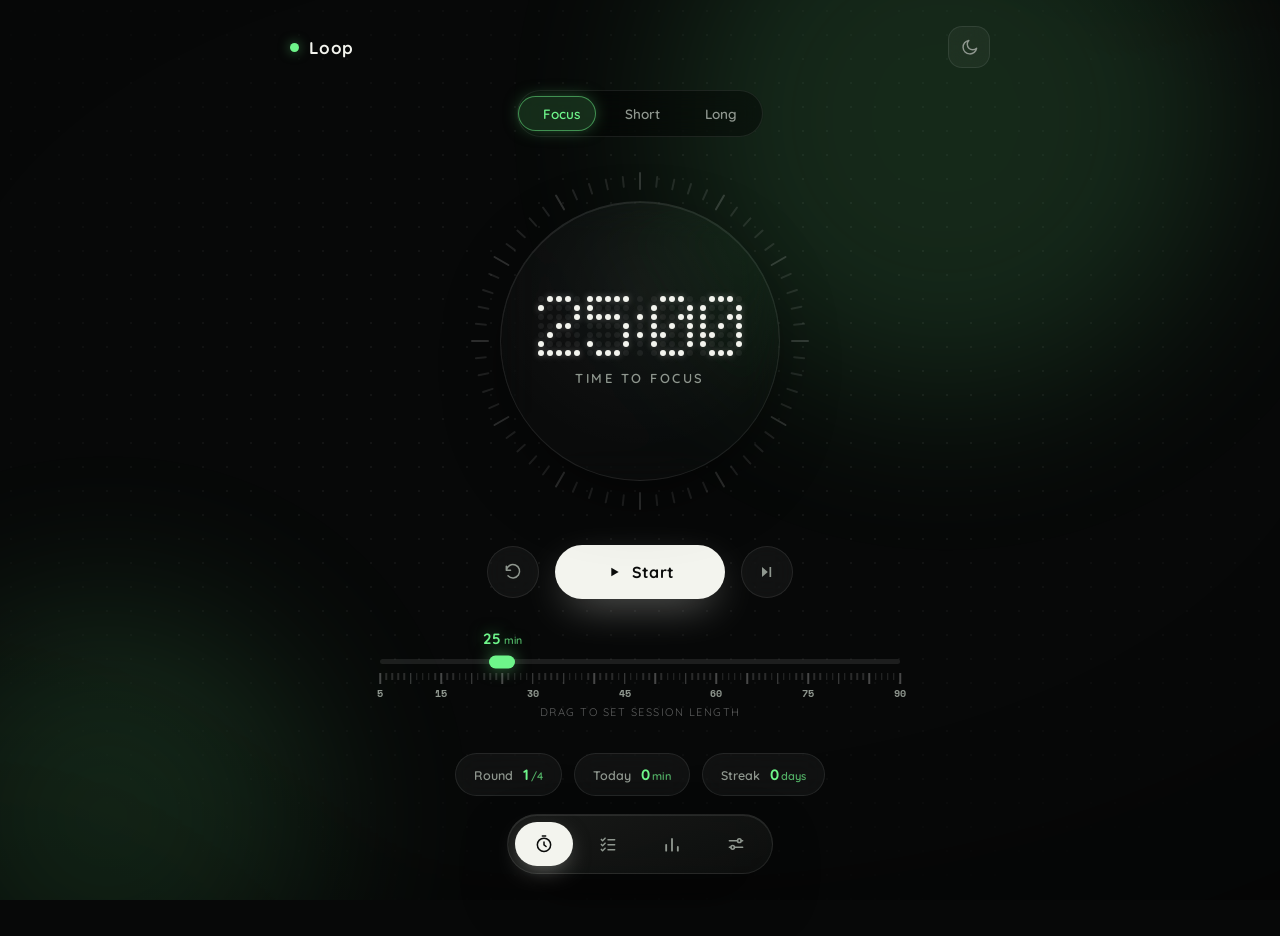
<file: index.html>
<!DOCTYPE html>
<html lang="en">
<head>
  <meta charset="UTF-8" />
  <meta name="viewport" content="width=device-width, initial-scale=1.0" />
  <title>Loop</title>
  <link rel="preconnect" href="https://fonts.googleapis.com" />
  <link rel="preconnect" href="https://fonts.gstatic.com" crossorigin />
  <link href="https://fonts.googleapis.com/css2?family=Quicksand:wght@400;500;600;700&family=Space+Mono&display=swap" rel="stylesheet" />
  <link rel="stylesheet" href="styles.css" />
</head>
<body data-mode="focus" data-view="timer">

  <!-- Ambient stage: dot grid + breathing glow -->
  <div class="stage-bg" aria-hidden="true">
    <span class="glow glow-1"></span>
    <span class="glow glow-2"></span>
    <span class="vignette"></span>
  </div>

  <!-- HUD -->
  <header class="hud">
    <div class="brand">
      <span class="brand-dot"></span>
      <span class="brand-name">Loop</span>
    </div>
    <button id="zenBtn" class="hud-btn" title="Zen mode  ·  F" aria-label="Zen mode">
      <svg viewBox="0 0 24 24"><path d="M21 12.8A8.6 8.6 0 1 1 11.2 3a6.8 6.8 0 0 0 9.8 9.8Z" fill="none" stroke="currentColor" stroke-width="1.8" stroke-linecap="round" stroke-linejoin="round"/></svg>
    </button>
  </header>

  <main class="stage">

    <!-- ============ TIMER VIEW ============ -->
    <section class="view view-timer" id="viewTimer">

      <div class="mode-chips" role="tablist">
        <span class="chip-glider" id="chipGlider"></span>
        <button class="mode-chip is-active" data-set="focus" role="tab">Focus</button>
        <button class="mode-chip" data-set="short" role="tab">Short</button>
        <button class="mode-chip" data-set="long" role="tab">Long</button>
      </div>

      <div class="dial" id="dial">
        <div class="dial-ticks" id="dialTicks"></div>
        <div class="dial-core glass">
          <div class="matrix-time" id="matrixTime" aria-live="off"></div>
          <div id="sessionLabel" class="session-label">time to focus</div>
        </div>
      </div>

      <div class="controls">
        <button id="resetBtn" class="ctl-btn" title="Reset  ·  R" aria-label="Reset">
          <svg viewBox="0 0 24 24"><path d="M4 10a8 8 0 1 1 2 6.5M4 10V5m0 5h5" fill="none" stroke="currentColor" stroke-width="1.8" stroke-linecap="round" stroke-linejoin="round"/></svg>
        </button>
        <button id="startBtn" class="start-pill" aria-label="Start">
          <svg class="ic-play" viewBox="0 0 24 24"><path d="M8 5.5v13l11-6.5Z"/></svg>
          <svg class="ic-pause" viewBox="0 0 24 24"><path d="M7.5 5h3v14h-3zM13.5 5h3v14h-3z"/></svg>
          <span id="startLabel">Start</span>
        </button>
        <button id="skipBtn" class="ctl-btn" title="Skip  ·  S" aria-label="Skip">
          <svg viewBox="0 0 24 24"><path d="M6 6l7 6-7 6V6zm9 0h2v12h-2z" fill="currentColor" stroke="none"/></svg>
        </button>
      </div>

      <!-- Session length ruler -->
      <div class="ruler-wrap" id="rulerWrap">
        <div class="ruler-value" id="rulerValue">25<em>min</em></div>
        <div class="ruler" id="ruler">
          <div class="ruler-bar">
            <div class="ruler-fill" id="rulerFill"></div>
            <div class="ruler-handle" id="rulerHandle"></div>
          </div>
          <div class="ruler-ticks" id="rulerTicks"></div>
        </div>
        <div class="ruler-hint">drag to set session length</div>
      </div>

      <div class="chips-row">
        <div class="stat-chip"><span class="k">Round</span><span class="v" id="roundCount">1<i>/4</i></span></div>
        <div class="stat-chip"><span class="k">Today</span><span class="v" id="focusedToday">0<i>min</i></span></div>
        <div class="stat-chip"><span class="k">Streak</span><span class="v" id="streakChip">0<i>days</i></span></div>
      </div>
    </section>

    <!-- ============ TASKS VIEW ============ -->
    <section class="view view-tasks" id="viewTasks">
      <div class="panel glass">
        <div class="panel-head">
          <h2>Tasks</h2>
          <span id="taskSummary" class="panel-sub">0/0 done</span>
        </div>
        <form id="taskForm" class="task-form">
          <input id="taskInput" type="text" placeholder="What are you working on?" aria-label="New task" maxlength="120" autocomplete="off" />
          <div class="stepper" id="pomoStepper">
            <button type="button" class="step-btn" data-step="-1" aria-label="Fewer sessions">−</button>
            <span id="pomoCount" title="Estimated focus sessions">1</span>
            <button type="button" class="step-btn" data-step="1" aria-label="More sessions">+</button>
          </div>
          <button type="submit" class="add-btn" aria-label="Add task">
            <svg viewBox="0 0 24 24"><path d="M12 5v14M5 12h14" fill="none" stroke="currentColor" stroke-width="2.2" stroke-linecap="round"/></svg>
          </button>
        </form>
        <ul id="taskList" class="task-list"></ul>
        <p id="emptyTasks" class="empty-tasks">Nothing yet. Add a task, then tap it to make it the active one — finished focus sessions fill its dots.</p>
      </div>
    </section>

    <!-- ============ STATS VIEW ============ -->
    <section class="view view-stats" id="viewStats">
      <div class="stat-grid">
        <div class="stat-card glass"><div id="statToday" class="stat-num">0<i>m</i></div><div class="stat-cap">focused today</div></div>
        <div class="stat-card glass"><div id="statSessions" class="stat-num">0</div><div class="stat-cap">sessions today</div></div>
        <div class="stat-card glass"><div id="statTotal" class="stat-num">0<i>h</i></div><div class="stat-cap">all-time focus</div></div>
        <div class="stat-card glass"><div id="statStreak" class="stat-num">0<i>d</i></div><div class="stat-cap">day streak</div></div>
      </div>
      <div class="panel glass week-panel">
        <div class="panel-head"><h2>Last 7 days</h2><span class="panel-sub" id="weekTotal"></span></div>
        <div id="weekBars" class="week-bars"></div>
      </div>
    </section>

    <!-- ============ SETTINGS VIEW ============ -->
    <section class="view view-settings" id="viewSettings">
      <div class="panel glass">
        <div class="panel-head"><h2>Settings</h2></div>

        <div class="setting-row">
          <div class="setting-info"><span class="setting-label">Rounds before long break</span><small>focus sessions per cycle</small></div>
          <div class="stepper" id="roundsStepper">
            <button type="button" class="step-btn" data-step="-1">−</button>
            <span id="roundsCount">4</span>
            <button type="button" class="step-btn" data-step="1">+</button>
          </div>
        </div>

        <div class="setting-row">
          <div class="setting-info"><span class="setting-label">Auto-start next session</span><small>flow straight into breaks &amp; focus</small></div>
          <button class="switch" id="autoSwitch" role="switch" aria-checked="false" aria-label="Auto-start next session"><span class="knob"></span></button>
        </div>

        <div class="setting-row">
          <div class="setting-info"><span class="setting-label">Sound</span><small>ticks &amp; session chimes</small></div>
          <button class="switch" id="soundSwitch" role="switch" aria-checked="true" aria-label="Sound"><span class="knob"></span></button>
        </div>

        <div class="setting-note">Session lengths live under the timer — drag the ruler.</div>

        <button id="resetStats" class="danger-btn">Reset all stats</button>
      </div>
    </section>
  </main>

  <!-- Floating dock -->
  <nav class="dock glass" id="dock">
    <span class="dock-bubble" id="dockBubble"></span>
    <button class="dock-btn is-active" data-view="timer" title="Timer" aria-label="Timer">
      <svg viewBox="0 0 24 24"><circle cx="12" cy="13" r="8" fill="none" stroke="currentColor" stroke-width="1.8"/><path d="M12 9.5V13l2.5 2M10 2.5h4" fill="none" stroke="currentColor" stroke-width="1.8" stroke-linecap="round"/></svg>
    </button>
    <button class="dock-btn" data-view="tasks" title="Tasks" aria-label="Tasks">
      <svg viewBox="0 0 24 24"><path d="M4 6.5l1.5 1.5L8.5 5M4 12.5l1.5 1.5L8.5 11M4 18.5l1.5 1.5L8.5 17M12 7h8M12 13h8M12 19h8" fill="none" stroke="currentColor" stroke-width="1.8" stroke-linecap="round" stroke-linejoin="round"/></svg>
    </button>
    <button class="dock-btn" data-view="stats" title="Stats" aria-label="Stats">
      <svg viewBox="0 0 24 24"><path d="M5 20V13M12 20V6M19 20v-4.5" fill="none" stroke="currentColor" stroke-width="2.2" stroke-linecap="round"/></svg>
    </button>
    <button class="dock-btn" data-view="settings" title="Settings" aria-label="Settings">
      <svg viewBox="0 0 24 24"><path d="M4 8h10M18 8h2M4 16h2M10 16h10" fill="none" stroke="currentColor" stroke-width="1.8" stroke-linecap="round"/><circle cx="16" cy="8" r="2.2" fill="none" stroke="currentColor" stroke-width="1.8"/><circle cx="8" cy="16" r="2.2" fill="none" stroke="currentColor" stroke-width="1.8"/></svg>
    </button>
  </nav>

  <div class="zen-hint" id="zenHint">space to start &nbsp;·&nbsp; esc to exit</div>

  <script src="app.js"></script>
</body>
</html>
</file>
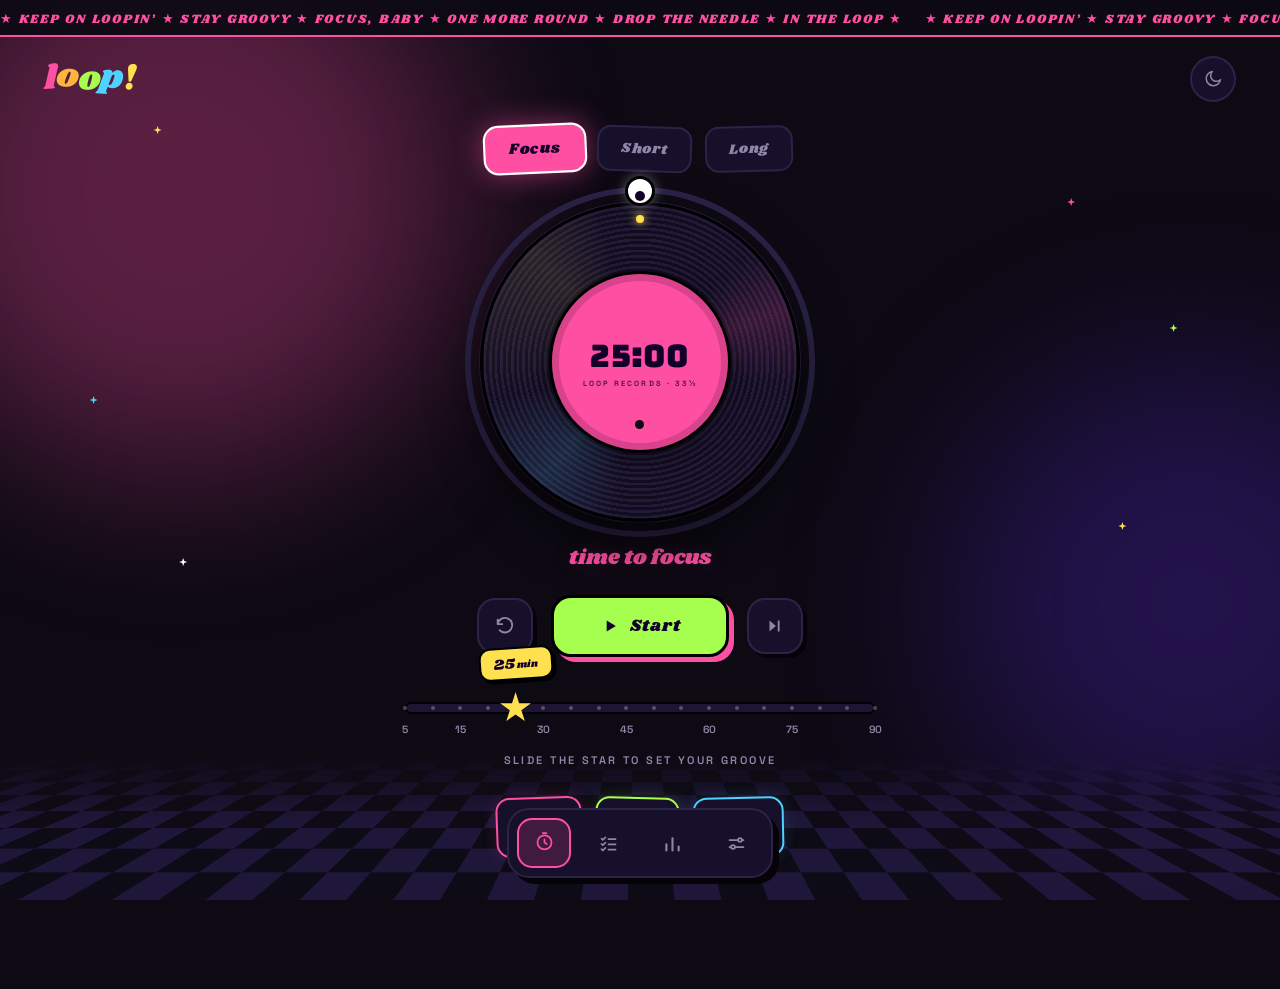
<file: funk/index.html>
<!DOCTYPE html>
<html lang="en">
<head>
<meta charset="UTF-8" />
<meta name="viewport" content="width=device-width, initial-scale=1.0, viewport-fit=cover" />
<meta name="description" content="Loop · Funk — a psychedelic focus timer. Drop the needle, spin the vinyl, keep on loopin'." />
<meta name="theme-color" content="#0d0a14" />
<title>Loop · Funk</title>
<link rel="preconnect" href="https://fonts.googleapis.com" />
<link rel="preconnect" href="https://fonts.gstatic.com" crossorigin />
<link href="https://fonts.googleapis.com/css2?family=Shrikhand&family=Bungee&family=Space+Grotesk:wght@400;500;600;700&display=swap" rel="stylesheet" />
<style>
/* ============================================================
   Loop · Funk — psychedelic turntable
   spinning vinyl · orbiting eyeball · checkerboard floor
   ============================================================ */
:root{
  --bg:#0d0a14;
  --card:#16102a;
  --card-2:#1d1533;
  --line:#2c2348;
  --text:#f4f0ff;
  --muted:#8f86a8;
  --pink:#ff4fa3;
  --green:#a6ff4f;
  --blue:#4fd2ff;
  --orange:#ffb43d;
  --yellow:#ffe14f;
  --acc:#ff4fa3;
  --acc-soft:rgba(255,79,163,.18);
  --r-lg:24px;
  --r-md:16px;
  --ease:cubic-bezier(.22,1,.36,1);
  --spring:cubic-bezier(.34,1.56,.64,1);
}
body[data-mode="focus"]{ --acc:#ff4fa3; --acc-soft:rgba(255,79,163,.18); }
body[data-mode="short"]{ --acc:#4fd2ff; --acc-soft:rgba(79,210,255,.18); }
body[data-mode="long"] { --acc:#ffb43d; --acc-soft:rgba(255,180,61,.18); }

*{box-sizing:border-box;margin:0;padding:0}
html,body{height:100%}
body{
  font-family:'Space Grotesk',system-ui,sans-serif;
  background:var(--bg);
  color:var(--text);
  min-height:100vh;
  overflow-x:hidden;
  -webkit-font-smoothing:antialiased;
  user-select:none;
  -webkit-tap-highlight-color:transparent;
}
button{font-family:inherit;color:inherit;cursor:pointer;background:none;border:none}
button svg{display:block}

/* ---------- scene: glows + stars + checkerboard floor ---------- */
.scene{position:fixed;inset:0;z-index:0;pointer-events:none;overflow:hidden}
.glow{position:absolute;border-radius:50%;filter:blur(90px);opacity:.32;transition:background 1s}
.glow-1{top:-10%;left:-8%;width:44vmax;height:44vmax;background:var(--acc)}
.glow-2{bottom:6%;right:-12%;width:38vmax;height:38vmax;background:#5b2bd8;opacity:.28}
.star{position:absolute;width:8px;height:8px;background:currentColor;
  clip-path:polygon(50% 0%,63% 37%,100% 50%,63% 63%,50% 100%,37% 63%,0% 50%,37% 37%);
  animation:twinkle 3.2s ease-in-out infinite;
}
@keyframes twinkle{0%,100%{opacity:.15;transform:scale(.7)}50%{opacity:.9;transform:scale(1.25)}}
.floor{
  position:absolute;left:-25%;right:-25%;bottom:-16vh;height:46vh;
  background:repeating-conic-gradient(#211840 0% 25%,#0d0a14 0% 50%);
  background-size:76px 76px;
  transform:perspective(430px) rotateX(58deg);
  -webkit-mask-image:linear-gradient(transparent,#000 45%);
  mask-image:linear-gradient(transparent,#000 45%);
  animation:floorRoll 1.15s linear infinite paused;
  opacity:.85;
}
body.is-running .floor{animation-play-state:running}
@keyframes floorRoll{to{background-position:0 76px}}

/* ---------- ticker ---------- */
.ticker{
  position:fixed;top:0;left:0;right:0;z-index:30;overflow:hidden;
  background:rgba(13,10,20,.92);border-bottom:2px solid var(--acc);
  padding:7px 0;transition:opacity .5s var(--ease),border-color .6s;
}
.ticker-inner{display:inline-flex;white-space:nowrap;animation:tickerMove 16s linear infinite}
.ticker-inner span{font-family:'Shrikhand';font-size:12.5px;letter-spacing:.14em;color:var(--acc);padding-right:12px;transition:color .6s}
@keyframes tickerMove{to{transform:translateX(-50%)}}

/* ---------- masthead ---------- */
.masthead{
  position:relative;z-index:5;display:flex;align-items:center;justify-content:space-between;
  padding:56px clamp(18px,4vw,44px) 0;transition:opacity .5s var(--ease);
}
.brand-word{font-family:'Shrikhand';font-size:34px;line-height:1;display:flex}
.brand-word span{display:inline-block;transform:rotate(-4deg)}
.brand-word span:nth-child(1){color:var(--pink)}
.brand-word span:nth-child(2){color:var(--orange);transform:rotate(3deg) translateY(-2px)}
.brand-word span:nth-child(3){color:var(--green);transform:rotate(-3deg)}
.brand-word span:nth-child(4){color:var(--blue);transform:rotate(4deg) translateY(-1px)}
.brand-word span:nth-child(5){color:var(--yellow);transform:rotate(-5deg) translateY(1px)}
.zen-btn{
  width:46px;height:46px;border-radius:50%;display:grid;place-items:center;
  background:var(--card);border:2.5px solid var(--line);color:var(--muted);
  transition:all .25s var(--spring);
}
.zen-btn:hover{border-color:var(--acc);color:var(--acc);transform:rotate(-8deg) scale(1.08);box-shadow:0 0 18px var(--acc-soft)}
.zen-btn svg{width:20px;height:20px}

/* ---------- stage / views ---------- */
.stage{position:relative;z-index:2;max-width:640px;margin:0 auto;padding:16px 20px 132px}
.view{display:none;animation:boing .55s var(--spring)}
body[data-view="timer"] .view-timer,
body[data-view="tasks"] .view-tasks,
body[data-view="stats"] .view-stats,
body[data-view="settings"] .view-settings{display:block}
@keyframes boing{from{opacity:0;transform:translateY(20px) scale(.97)}to{opacity:1;transform:none}}

/* ---------- mode stickers ---------- */
.stickers{display:flex;gap:14px;justify-content:center;margin:8px 0 30px;transition:opacity .5s var(--ease)}
.sticker{
  padding:11px 22px;border-radius:14px;
  font-family:'Shrikhand';font-size:14px;letter-spacing:.05em;
  background:var(--card);border:2.5px solid var(--line);color:var(--muted);
  transform:rotate(-2.5deg);transition:all .22s var(--spring);
}
.sticker:nth-child(2){transform:rotate(2deg)}
.sticker:nth-child(3){transform:rotate(-1.5deg)}
.sticker:hover{transform:rotate(0) scale(1.06)}
.sticker[data-set="focus"].is-active{background:var(--pink);border-color:#fff;color:#12002a;box-shadow:0 0 26px rgba(255,79,163,.5);transform:rotate(-2.5deg) scale(1.08)}
.sticker[data-set="short"].is-active{background:var(--blue);border-color:#fff;color:#12002a;box-shadow:0 0 26px rgba(79,210,255,.5);transform:rotate(2deg) scale(1.08)}
.sticker[data-set="long"].is-active{background:var(--orange);border-color:#fff;color:#12002a;box-shadow:0 0 26px rgba(255,180,61,.5);transform:rotate(-1.5deg) scale(1.08)}

/* ---------- turntable ---------- */
.deck{position:relative;width:min(74vw,320px);aspect-ratio:1;margin:14px auto 10px}
.deck-ring{position:absolute;inset:-20px;width:calc(100% + 40px);height:calc(100% + 40px);transform:rotate(-90deg)}
.deck-ring .track{fill:none;stroke:var(--line);stroke-width:6}
.deck-ring .prog{
  fill:none;stroke:var(--acc);stroke-width:6;stroke-linecap:round;
  transition:stroke-dashoffset .6s linear,stroke .6s;
  filter:drop-shadow(0 0 8px var(--acc));
}
.vinyl{
  position:absolute;inset:0;border-radius:50%;
  background:
    radial-gradient(circle,#241a38 0 11%,transparent 11.5%),
    repeating-radial-gradient(circle at 50% 50%,#231a38 0 2.5px,#110d1f 2.5px 5.5px);
  border:3px solid #000;
  box-shadow:0 22px 50px rgba(0,0,0,.65),0 0 0 1px #2c2348;
  animation:vinylSpin 3.6s linear infinite paused;
}
body.is-running .vinyl{animation-play-state:running}
@keyframes vinylSpin{to{transform:rotate(360deg)}}
.vinyl::after{
  content:"";position:absolute;inset:0;border-radius:50%;
  background:conic-gradient(from 15deg,transparent 0 30deg,rgba(255,79,163,.16) 55deg,transparent 85deg,
    transparent 175deg,rgba(79,210,255,.14) 205deg,transparent 240deg,
    rgba(255,225,79,.1) 300deg,transparent 330deg);
}
.vinyl::before{
  content:"";position:absolute;top:10px;left:calc(50% - 4px);width:8px;height:8px;border-radius:50%;
  background:var(--yellow);box-shadow:0 0 8px var(--yellow);z-index:2;
}
.v-label{position:absolute;inset:0;z-index:4;display:grid;place-items:center;pointer-events:none}
.label-disc{
  width:57%;aspect-ratio:1;border-radius:50%;background:var(--acc);
  border:3px solid #000;box-shadow:inset 0 0 0 7px rgba(0,0,0,.15),0 4px 18px rgba(0,0,0,.4);
  display:flex;flex-direction:column;align-items:center;justify-content:center;gap:3px;
  transition:background .6s;position:relative;
}
.label-disc::after{content:"";width:9px;height:9px;border-radius:50%;background:#0d0a14;position:absolute;bottom:12%}
.deck-time{
  font-family:'Bungee';font-size:clamp(24px,8vw,31px);color:#12002a;letter-spacing:.01em;
  font-variant-numeric:tabular-nums;
}
.label-cap{font-size:7.5px;font-weight:700;letter-spacing:.28em;text-transform:uppercase;color:rgba(18,0,42,.72)}
.orbit-eye{
  position:absolute;width:30px;height:30px;border-radius:50%;z-index:6;
  background:#fff;border:3px solid #000;box-shadow:0 0 12px rgba(255,255,255,.35);
  transition:left .5s linear,top .5s linear,transform .5s linear;
}
.orbit-eye::after{
  content:"";position:absolute;left:50%;bottom:2px;width:10px;height:10px;
  margin-left:-5px;border-radius:50%;background:#12002a;
}
body.is-running .orbit-eye{animation:eyePop 2.4s ease-in-out infinite}
@keyframes eyePop{50%{box-shadow:0 0 20px rgba(255,255,255,.6)}}
.session-label{
  text-align:center;font-family:'Shrikhand';font-size:21px;color:var(--acc);
  margin:20px 0 4px;text-shadow:0 0 22px var(--acc-soft);transition:color .6s;
}

/* ---------- controls ---------- */
.controls{display:flex;align-items:center;justify-content:center;gap:18px;margin:22px 0 32px;transition:opacity .5s var(--ease)}
.ctl-btn{
  width:56px;height:56px;border-radius:18px;display:grid;place-items:center;
  background:var(--card);border:2.5px solid var(--line);color:var(--muted);
  box-shadow:4px 4px 0 #050308;transition:all .16s var(--ease);
}
.ctl-btn:hover{border-color:var(--acc);color:var(--acc)}
.ctl-btn:active{transform:translate(3px,3px);box-shadow:1px 1px 0 #050308}
.ctl-btn svg{width:22px;height:22px}
.start-pill{
  min-width:178px;height:62px;border-radius:20px;
  display:flex;align-items:center;justify-content:center;gap:10px;
  background:var(--green);border:3px solid #000;color:#12002a;
  font-family:'Shrikhand';font-size:17px;letter-spacing:.04em;
  box-shadow:5px 5px 0 var(--pink);
  transition:all .16s var(--ease);
}
.start-pill:hover{box-shadow:7px 7px 0 var(--pink);transform:translate(-2px,-2px)}
.start-pill:active{transform:translate(4px,4px);box-shadow:1px 1px 0 var(--pink)}
.start-pill svg{width:20px;height:20px;fill:currentColor}
.start-pill .ic-pause{display:none}
body.is-running .start-pill .ic-play{display:none}
body.is-running .start-pill .ic-pause{display:block}

/* ---------- groove slider ---------- */
.groove{margin:0 auto 30px;max-width:470px;position:relative;transition:opacity .4s var(--ease)}
body.is-running .groove{opacity:.25;pointer-events:none}
.groove-value{
  position:absolute;top:-42px;transform:translateX(-50%) rotate(-4deg);white-space:nowrap;
  font-family:'Shrikhand';font-size:15px;color:#12002a;background:var(--yellow);
  border:2.5px solid #000;border-radius:11px;padding:4px 13px;
  box-shadow:3px 3px 0 #000;transition:left .15s var(--ease);
}
.groove-value em{font-style:normal;font-size:10px;margin-left:2px}
.groove-band{position:relative;height:38px;cursor:ew-resize;touch-action:none}
.groove-track{
  position:absolute;top:50%;left:0;right:0;height:12px;transform:translateY(-50%);
  border-radius:100px;background:var(--card-2);border:2.5px solid #000;overflow:hidden;
}
.groove-fill{
  position:absolute;top:0;bottom:0;left:0;width:0;
  background:linear-gradient(90deg,var(--pink),var(--orange),var(--yellow),var(--green),var(--blue));
}
.groove-ticks{position:absolute;inset:0;pointer-events:none}
.r-tick{display:none}
.r-tick.major{
  display:block;position:absolute;top:50%;width:4px;height:4px;border-radius:50%;
  background:rgba(244,240,255,.28);transform:translate(-50%,-50%);
}
.r-label{position:absolute;top:34px;transform:translateX(-50%);font-size:10.5px;font-weight:600;color:var(--muted)}
.groove-star{
  position:absolute;top:50%;width:32px;height:32px;transform:translate(-50%,-50%);
  background:var(--yellow);
  clip-path:polygon(50% 0%,61% 35%,98% 35%,68% 57%,79% 91%,50% 70%,21% 91%,32% 57%,2% 35%,39% 35%);
  filter:drop-shadow(2px 2px 0 #000);transition:left .15s var(--ease);pointer-events:none;
}
.groove-hint{margin-top:26px;text-align:center;font-size:11px;font-weight:600;letter-spacing:.22em;text-transform:uppercase;color:var(--muted)}

/* ---------- badges ---------- */
.badges{display:flex;gap:14px;justify-content:center;flex-wrap:wrap;transition:opacity .5s var(--ease)}
.badge{
  display:flex;flex-direction:column;align-items:center;gap:2px;
  padding:10px 20px;border-radius:14px;background:var(--card);
  border:2.5px solid var(--pink);transform:rotate(-2deg);box-shadow:0 0 16px rgba(255,79,163,.16);
}
.badge:nth-child(2){border-color:var(--green);box-shadow:0 0 16px rgba(166,255,79,.14);transform:rotate(1.6deg)}
.badge:nth-child(3){border-color:var(--blue);box-shadow:0 0 16px rgba(79,210,255,.14);transform:rotate(-1.2deg)}
.badge .k{font-size:9px;font-weight:700;letter-spacing:.26em;text-transform:uppercase;color:var(--muted)}
.badge .v{font-family:'Bungee';font-size:17px}
.badge:nth-child(1) .v{color:var(--pink)}
.badge:nth-child(2) .v{color:var(--green)}
.badge:nth-child(3) .v{color:var(--blue)}
.badge .v i{font-style:normal;font-family:'Space Grotesk';font-size:10px;font-weight:700;color:var(--muted);margin-left:2px}

/* ---------- panels ---------- */
.panel{
  background:var(--card);border:2.5px solid var(--line);border-radius:var(--r-lg);
  padding:26px;margin-top:16px;box-shadow:6px 6px 0 #050308;
}
.panel-head{display:flex;align-items:baseline;justify-content:space-between;margin-bottom:18px}
.panel-head h2{font-family:'Shrikhand';font-size:22px;color:var(--acc);transition:color .6s}
.panel-sub{font-size:12.5px;font-weight:600;color:var(--muted)}

/* tasks */
.task-form{display:flex;gap:10px;margin-bottom:16px}
.task-form input{
  flex:1;min-width:0;padding:13px 16px;border-radius:var(--r-md);
  border:2.5px solid var(--line);background:var(--card-2);color:var(--text);
  font:500 14px 'Space Grotesk';outline:none;transition:border .25s;
}
.task-form input:focus{border-color:var(--acc)}
.task-form input::placeholder{color:var(--muted)}
.stepper{display:flex;align-items:center;gap:2px;border-radius:var(--r-md);background:var(--card-2);border:2.5px solid var(--line);padding:2px}
.step-btn{width:32px;height:36px;font-size:17px;font-weight:700;color:var(--muted);border-radius:11px;transition:all .2s}
.step-btn:hover{background:var(--line);color:var(--text)}
.stepper span{min-width:24px;text-align:center;font-family:'Bungee';font-size:13px}
.add-btn{
  width:48px;border-radius:var(--r-md);display:grid;place-items:center;color:#12002a;
  background:var(--green);border:2.5px solid #000;box-shadow:3px 3px 0 #050308;
  transition:all .16s var(--ease);
}
.add-btn:active{transform:translate(2px,2px);box-shadow:1px 1px 0 #050308}
.add-btn svg{width:19px;height:19px}
.task-list{list-style:none}
.task-item{
  display:flex;align-items:center;gap:12px;padding:12px 10px;border-radius:var(--r-md);
  border:2px solid transparent;cursor:pointer;transition:all .2s;
}
.task-item:hover{background:var(--card-2)}
.task-item.active-task{border-color:var(--acc);background:var(--acc-soft)}
.task-item + .task-item{margin-top:6px}
.task-check{
  width:28px;height:28px;border-radius:50%;flex:none;
  border:2.5px solid var(--muted);display:grid;place-items:center;color:transparent;
  transition:all .25s var(--spring);
}
.task-check.checked{background:var(--green);border-color:#000;color:#12002a;transform:rotate(12deg)}
.task-check svg{width:14px;height:14px}
.task-text{flex:1;font-size:14.5px;font-weight:500;min-width:0;overflow:hidden;text-overflow:ellipsis;white-space:nowrap}
.task-item.done .task-text{text-decoration:line-through;opacity:.45}
.task-pips{display:flex;gap:4px;align-items:center}
.task-pip{
  width:11px;height:11px;background:var(--line);
  clip-path:polygon(50% 0%,61% 35%,98% 35%,68% 57%,79% 91%,50% 70%,21% 91%,32% 57%,2% 35%,39% 35%);
}
.task-pip.fill{background:var(--yellow)}
.pip-text{font-family:'Bungee';font-size:11px;color:var(--muted)}
.task-del{width:28px;height:28px;border-radius:9px;color:var(--muted);opacity:.4;display:grid;place-items:center;transition:all .2s}
.task-del:hover{opacity:1;color:var(--pink);background:var(--acc-soft)}
.task-del svg{width:14px;height:14px}
.empty-tasks{font-size:13.5px;color:var(--muted);text-align:center;padding:18px 10px}

/* stats */
.stat-grid{display:grid;grid-template-columns:repeat(2,1fr);gap:14px;margin-top:16px}
.stat-card{
  background:var(--card);border-radius:var(--r-lg);padding:22px;text-align:center;
  border:2.5px solid var(--pink);transform:rotate(-1.2deg);box-shadow:0 0 18px rgba(255,79,163,.12);
}
.stat-card:nth-child(2){border-color:var(--green);transform:rotate(1deg);box-shadow:0 0 18px rgba(166,255,79,.1)}
.stat-card:nth-child(3){border-color:var(--blue);transform:rotate(.8deg);box-shadow:0 0 18px rgba(79,210,255,.1)}
.stat-card:nth-child(4){border-color:var(--orange);transform:rotate(-.9deg);box-shadow:0 0 18px rgba(255,180,61,.1)}
.stat-num{font-family:'Bungee';font-size:30px}
.stat-card:nth-child(1) .stat-num{color:var(--pink)}
.stat-card:nth-child(2) .stat-num{color:var(--green)}
.stat-card:nth-child(3) .stat-num{color:var(--blue)}
.stat-card:nth-child(4) .stat-num{color:var(--orange)}
.stat-num i{font-style:normal;font-family:'Space Grotesk';font-size:13px;font-weight:700;color:var(--muted);margin-left:2px}
.stat-cap{font-size:9.5px;font-weight:700;letter-spacing:.24em;text-transform:uppercase;color:var(--muted);margin-top:5px}
.week-bars{display:flex;gap:10px;align-items:flex-end;height:150px;padding-top:8px}
.bar-col{flex:1;display:flex;flex-direction:column;align-items:center;gap:6px;height:100%}
.bar-shell{flex:1;width:100%;max-width:38px;display:flex;align-items:flex-end;background:var(--card-2);border-radius:9px;overflow:hidden;border:2px solid var(--line)}
.bar{width:100%;border-radius:7px 7px 0 0;transition:height .6s var(--ease);background:var(--line)}
.bar-col:nth-child(1) .bar{background:var(--pink)}
.bar-col:nth-child(2) .bar{background:var(--orange)}
.bar-col:nth-child(3) .bar{background:var(--yellow)}
.bar-col:nth-child(4) .bar{background:var(--green)}
.bar-col:nth-child(5) .bar{background:var(--blue)}
.bar-col:nth-child(6) .bar{background:#b98cff}
.bar-col:nth-child(7) .bar{background:#fff}
.bar-min{font-family:'Bungee';font-size:10px;color:var(--muted)}
.bar-label{font-size:9px;font-weight:700;letter-spacing:.16em;text-transform:uppercase;color:var(--muted)}

/* settings */
.setting-row{display:flex;align-items:center;justify-content:space-between;gap:14px;padding:15px 0;border-bottom:2px dashed var(--line)}
.setting-info{display:flex;flex-direction:column;gap:2px}
.setting-label{font-size:14.5px;font-weight:600}
.setting-info small{font-size:12px;color:var(--muted)}
.switch{
  width:56px;height:31px;border-radius:100px;background:var(--card-2);flex:none;
  border:2.5px solid var(--line);position:relative;transition:all .3s;
}
.switch .knob{
  position:absolute;top:2px;left:2px;width:22px;height:22px;border-radius:50%;
  background:var(--muted);transition:all .25s var(--spring);
}
.switch[aria-checked="true"]{background:var(--acc-soft);border-color:var(--acc)}
.switch[aria-checked="true"] .knob{left:calc(100% - 24px);background:var(--acc);box-shadow:0 0 10px var(--acc)}
.setting-note{font-size:12.5px;color:var(--muted);padding:15px 0 6px}
.danger-btn{
  margin-top:14px;width:100%;padding:13px;border-radius:var(--r-md);
  border:2.5px solid var(--pink);color:var(--pink);background:transparent;
  font-family:'Shrikhand';font-size:13px;letter-spacing:.08em;transition:all .2s;
}
.danger-btn:hover,.danger-btn.armed{background:var(--pink);color:#12002a;box-shadow:0 0 22px rgba(255,79,163,.4)}

/* ---------- dock ---------- */
.dock{
  position:fixed;bottom:22px;left:50%;transform:translateX(-50%);z-index:20;
  display:flex;gap:10px;padding:8px;border-radius:22px;
  background:var(--card);border:2.5px solid var(--line);box-shadow:6px 6px 0 #050308;
  transition:opacity .4s var(--ease);
}
.dock-bubble{
  position:absolute;top:8px;left:8px;width:54px;height:calc(100% - 16px);border-radius:15px;
  background:var(--acc-soft);border:2px solid var(--acc);
  transition:transform .4s var(--spring),background .6s,border-color .6s;
}
.dock-btn{
  position:relative;width:54px;height:50px;border-radius:15px;display:grid;place-items:center;
  color:var(--muted);transition:color .3s,transform .25s var(--spring);
}
.dock-btn svg{width:21px;height:21px}
.dock-btn.is-active{color:var(--acc);transform:translateY(-2px)}

/* ---------- zen ---------- */
.zen-hint{
  position:fixed;bottom:28px;left:50%;transform:translateX(-50%);z-index:20;
  font-family:'Shrikhand';font-size:13px;color:var(--muted);
  opacity:0;pointer-events:none;transition:opacity .6s var(--ease);
}
body.zen .ticker,body.zen .masthead,body.zen .stickers,body.zen .controls,
body.zen .groove,body.zen .badges,body.zen .dock{opacity:0;pointer-events:none}
body.zen .zen-hint{opacity:.85}
body.zen .deck{cursor:pointer;transform:scale(1.06)}
body.zen .stage{padding-top:13vh}
.deck{transition:transform .7s var(--ease)}

/* completion flash */
body.flash .scene::after{
  content:"";position:absolute;inset:0;background:var(--acc);
  animation:flashFade .7s var(--ease) forwards;
}
@keyframes flashFade{from{opacity:.45}to{opacity:0}}

@media (max-width:520px){
  .masthead{padding-top:52px}
  .stickers{gap:9px}
  .sticker{padding:10px 15px;font-size:12.5px}
  .panel{padding:20px}
  .dock{gap:6px}
  .stage{padding-bottom:120px}
}
</style>
</head>
<body data-mode="focus" data-view="timer">

<div class="scene" aria-hidden="true">
  <span class="glow glow-1"></span><span class="glow glow-2"></span>
  <span class="star" style="top:14%;left:12%;color:#ffe14f"></span>
  <span class="star" style="top:22%;right:16%;color:#ff4fa3;animation-delay:.7s"></span>
  <span class="star" style="top:44%;left:7%;color:#4fd2ff;animation-delay:1.4s"></span>
  <span class="star" style="top:36%;right:8%;color:#a6ff4f;animation-delay:2s"></span>
  <span class="star" style="top:62%;left:14%;color:#fff;animation-delay:.4s"></span>
  <span class="star" style="top:58%;right:12%;color:#ffe14f;animation-delay:1.1s"></span>
  <span class="floor"></span>
</div>

<div class="ticker" aria-hidden="true">
  <div class="ticker-inner">
    <span>★ KEEP ON LOOPIN’ ★ STAY GROOVY ★ FOCUS, BABY ★ ONE MORE ROUND ★ DROP THE NEEDLE ★ IN THE LOOP ★&nbsp;</span>
    <span>★ KEEP ON LOOPIN’ ★ STAY GROOVY ★ FOCUS, BABY ★ ONE MORE ROUND ★ DROP THE NEEDLE ★ IN THE LOOP ★&nbsp;</span>
  </div>
</div>

<header class="masthead">
  <div class="brand-word"><span>l</span><span>o</span><span>o</span><span>p</span><span>!</span></div>
  <button id="zenBtn" class="zen-btn" title="Zen mode · F" aria-label="Zen mode">
    <svg viewBox="0 0 24 24"><path d="M21 12.8A8.6 8.6 0 1 1 11.2 3a6.8 6.8 0 0 0 9.8 9.8Z" fill="none" stroke="currentColor" stroke-width="1.8" stroke-linecap="round" stroke-linejoin="round"/></svg>
  </button>
</header>

<main class="stage">

  <!-- ============ TIMER ============ -->
  <section class="view view-timer">
    <div class="stickers" role="tablist">
      <button class="sticker is-active" data-set="focus" role="tab">Focus</button>
      <button class="sticker" data-set="short" role="tab">Short</button>
      <button class="sticker" data-set="long" role="tab">Long</button>
    </div>

    <div class="deck" id="deck">
      <svg class="deck-ring" viewBox="0 0 366 366">
        <circle class="track" cx="183" cy="183" r="175"/>
        <circle class="prog" id="progArc" cx="183" cy="183" r="175"/>
      </svg>
      <div class="vinyl"></div>
      <div class="v-label">
        <div class="label-disc">
          <div class="deck-time" id="timeText" aria-live="off">25:00</div>
          <div class="label-cap">loop records · 33⅓</div>
        </div>
      </div>
      <div class="orbit-eye" id="orbitEye"></div>
    </div>

    <div id="sessionLabel" class="session-label">time to focus</div>

    <div class="controls">
      <button id="resetBtn" class="ctl-btn" title="Reset · R" aria-label="Reset">
        <svg viewBox="0 0 24 24"><path d="M4 10a8 8 0 1 1 2 6.5M4 10V5m0 5h5" fill="none" stroke="currentColor" stroke-width="2" stroke-linecap="round" stroke-linejoin="round"/></svg>
      </button>
      <button id="startBtn" class="start-pill" aria-label="Start">
        <svg class="ic-play" viewBox="0 0 24 24"><path d="M8 5.5v13l11-6.5Z"/></svg>
        <svg class="ic-pause" viewBox="0 0 24 24"><path d="M7.5 5h3v14h-3zM13.5 5h3v14h-3z"/></svg>
        <span id="startLabel">Start</span>
      </button>
      <button id="skipBtn" class="ctl-btn" title="Skip · S" aria-label="Skip">
        <svg viewBox="0 0 24 24"><path d="M6 6l7 6-7 6V6zm9 0h2v12h-2z" fill="currentColor" stroke="none"/></svg>
      </button>
    </div>

    <div class="groove" id="rulerWrap">
      <div class="groove-value" id="rulerValue">25<em>min</em></div>
      <div class="groove-band" id="ruler">
        <div class="groove-track"><div class="groove-fill" id="rulerFill"></div></div>
        <div class="groove-ticks" id="rulerTicks"></div>
        <div class="groove-star" id="rulerHandle"></div>
      </div>
      <div class="groove-hint">slide the star to set your groove</div>
    </div>

    <div class="badges">
      <div class="badge"><span class="k">Round</span><span class="v" id="roundCount">1<i>/4</i></span></div>
      <div class="badge"><span class="k">Today</span><span class="v" id="focusedToday">0<i>min</i></span></div>
      <div class="badge"><span class="k">Streak</span><span class="v" id="streakChip">0<i>days</i></span></div>
    </div>
  </section>

  <!-- ============ TASKS ============ -->
  <section class="view view-tasks">
    <div class="panel">
      <div class="panel-head"><h2>The Set List</h2><span id="taskSummary" class="panel-sub">0/0 done</span></div>
      <form id="taskForm" class="task-form">
        <input id="taskInput" type="text" placeholder="What's the next jam?" aria-label="New task" maxlength="120" autocomplete="off" />
        <div class="stepper" id="pomoStepper">
          <button type="button" class="step-btn" data-step="-1" aria-label="Fewer sessions">−</button>
          <span id="pomoCount" title="Estimated focus sessions">1</span>
          <button type="button" class="step-btn" data-step="1" aria-label="More sessions">+</button>
        </div>
        <button type="submit" class="add-btn" aria-label="Add task">
          <svg viewBox="0 0 24 24"><path d="M12 5v14M5 12h14" fill="none" stroke="currentColor" stroke-width="2.6" stroke-linecap="round"/></svg>
        </button>
      </form>
      <ul id="taskList" class="task-list"></ul>
      <p id="emptyTasks" class="empty-tasks">No jams yet. Add one, tap it to make it the headliner — every finished session earns a star.</p>
    </div>
  </section>

  <!-- ============ STATS ============ -->
  <section class="view view-stats">
    <div class="stat-grid">
      <div class="stat-card"><div id="statToday" class="stat-num">0<i>m</i></div><div class="stat-cap">focused today</div></div>
      <div class="stat-card"><div id="statSessions" class="stat-num">0</div><div class="stat-cap">sessions today</div></div>
      <div class="stat-card"><div id="statTotal" class="stat-num">0<i>h</i></div><div class="stat-cap">all-time focus</div></div>
      <div class="stat-card"><div id="statStreak" class="stat-num">0<i>d</i></div><div class="stat-cap">day streak</div></div>
    </div>
    <div class="panel">
      <div class="panel-head"><h2>Last 7 days</h2><span class="panel-sub" id="weekTotal"></span></div>
      <div id="weekBars" class="week-bars"></div>
    </div>
  </section>

  <!-- ============ SETTINGS ============ -->
  <section class="view view-settings">
    <div class="panel">
      <div class="panel-head"><h2>The Booth</h2></div>
      <div class="setting-row">
        <div class="setting-info"><span class="setting-label">Rounds before long break</span><small>focus sessions per cycle</small></div>
        <div class="stepper" id="roundsStepper">
          <button type="button" class="step-btn" data-step="-1">−</button>
          <span id="roundsCount">4</span>
          <button type="button" class="step-btn" data-step="1">+</button>
        </div>
      </div>
      <div class="setting-row">
        <div class="setting-info"><span class="setting-label">Auto-start next session</span><small>keep the record spinning</small></div>
        <button class="switch" id="autoSwitch" role="switch" aria-checked="false" aria-label="Auto-start next session"><span class="knob"></span></button>
      </div>
      <div class="setting-row">
        <div class="setting-info"><span class="setting-label">Sound</span><small>funky blips &amp; wah chimes</small></div>
        <button class="switch" id="soundSwitch" role="switch" aria-checked="true" aria-label="Sound"><span class="knob"></span></button>
      </div>
      <div class="setting-note">Session lengths live under the deck — slide the star.</div>
      <button id="resetStats" class="danger-btn">Reset all stats</button>
    </div>
  </section>
</main>

<nav class="dock" id="dock">
  <span class="dock-bubble" id="dockBubble"></span>
  <button class="dock-btn is-active" data-view="timer" title="Timer" aria-label="Timer">
    <svg viewBox="0 0 24 24"><circle cx="12" cy="13" r="8" fill="none" stroke="currentColor" stroke-width="2"/><path d="M12 9.5V13l2.5 2M10 2.5h4" fill="none" stroke="currentColor" stroke-width="2" stroke-linecap="round"/></svg>
  </button>
  <button class="dock-btn" data-view="tasks" title="Tasks" aria-label="Tasks">
    <svg viewBox="0 0 24 24"><path d="M4 6.5l1.5 1.5L8.5 5M4 12.5l1.5 1.5L8.5 11M4 18.5l1.5 1.5L8.5 17M12 7h8M12 13h8M12 19h8" fill="none" stroke="currentColor" stroke-width="2" stroke-linecap="round" stroke-linejoin="round"/></svg>
  </button>
  <button class="dock-btn" data-view="stats" title="Stats" aria-label="Stats">
    <svg viewBox="0 0 24 24"><path d="M5 20V13M12 20V6M19 20v-4.5" fill="none" stroke="currentColor" stroke-width="2.4" stroke-linecap="round"/></svg>
  </button>
  <button class="dock-btn" data-view="settings" title="Settings" aria-label="Settings">
    <svg viewBox="0 0 24 24"><path d="M4 8h10M18 8h2M4 16h2M10 16h10" fill="none" stroke="currentColor" stroke-width="2" stroke-linecap="round"/><circle cx="16" cy="8" r="2.2" fill="none" stroke="currentColor" stroke-width="2"/><circle cx="8" cy="16" r="2.2" fill="none" stroke="currentColor" stroke-width="2"/></svg>
  </button>
</nav>

<div class="zen-hint" id="zenHint">space to start &nbsp;·&nbsp; esc to exit</div>

<script>
/* Loop · Funk — psychedelic turntable engine. Vanilla JS, localStorage. */
(() => {
  'use strict';

  const STORE_KEY = 'loop.funk.v1';
  const MODE_LABELS = { focus: 'time to focus', short: 'short break', long: 'long break' };
  const MODE_TAB_LABELS = { focus: 'Focus', short: 'Short Break', long: 'Long Break' };
  const RULER_RANGE = { focus: [5, 90], short: [1, 30], long: [5, 45] };
  const MAX_TASK_PIPS = 8;
  const DEFAULT_SETTINGS = { focus: 25, short: 5, long: 15, rounds: 4, autoStart: false, sound: true };
  const RING_C = 2 * Math.PI * 175;
  const ORBIT_PCT = 53.4;

  /* ---------- State ---------- */
  const load = () => {
    try { return JSON.parse(localStorage.getItem(STORE_KEY)) || {}; }
    catch { return {}; }
  };
  const saved = load();
  const state = {
    settings: { ...DEFAULT_SETTINGS, ...(saved.settings || {}) },
    tasks: saved.tasks || [],
    stats: saved.stats || { totalSeconds: 0, days: {}, lastDay: null, streak: 0 },
    mode: 'focus', round: 1, running: false, remaining: 0,
    activeTaskId: saved.activeTaskId || null, pomoEstimate: 1, view: 'timer',
  };
  const save = () => {
    localStorage.setItem(STORE_KEY, JSON.stringify({
      settings: state.settings, tasks: state.tasks, stats: state.stats, activeTaskId: state.activeTaskId,
    }));
  };

  const $ = (id) => document.getElementById(id);
  const els = {
    timeText: $('timeText'), sessionLabel: $('sessionLabel'), deck: $('deck'),
    progArc: $('progArc'), orbitEye: $('orbitEye'),
    startBtn: $('startBtn'), startLabel: $('startLabel'),
    resetBtn: $('resetBtn'), skipBtn: $('skipBtn'), roundCount: $('roundCount'),
    focusedToday: $('focusedToday'), streakChip: $('streakChip'),
    stickers: document.querySelectorAll('.sticker'),
    ruler: $('ruler'), rulerTicks: $('rulerTicks'), rulerFill: $('rulerFill'),
    rulerHandle: $('rulerHandle'), rulerValue: $('rulerValue'),
    taskForm: $('taskForm'), taskInput: $('taskInput'), taskList: $('taskList'),
    emptyTasks: $('emptyTasks'), taskSummary: $('taskSummary'),
    dock: $('dock'), dockBubble: $('dockBubble'),
  };
  els.progArc.style.strokeDasharray = RING_C;
  els.progArc.style.strokeDashoffset = RING_C;

  const svgIcon = (path, stroke = true) => {
    const attrs = stroke
      ? 'fill="none" stroke="currentColor" stroke-width="2.6" stroke-linecap="round" stroke-linejoin="round"'
      : 'fill="currentColor"';
    return `<svg viewBox="0 0 24 24"><path d="${path}" ${attrs}/></svg>`;
  };
  const ICON_CHECK = svgIcon('M4.5 12.5l5 5L19.5 7');
  const ICON_X = svgIcon('M6 6l12 12M18 6L6 18');

  /* ---------- Sound: funky blips + wah chime ---------- */
  let audioCtx = null;
  const audio = () => {
    if (!audioCtx) {
      try { audioCtx = new (window.AudioContext || window.webkitAudioContext)(); } catch { /* no audio */ }
    }
    return audioCtx;
  };

  function tickSound(freq = 240, gainVal = 0.045) {
    if (!state.settings.sound) return;
    const ctx = audio();
    if (!ctx) return;
    const osc = ctx.createOscillator();
    const gain = ctx.createGain();
    const filter = ctx.createBiquadFilter();
    filter.type = 'lowpass';
    filter.frequency.value = 1600;
    osc.type = 'square';
    osc.frequency.setValueAtTime(freq, ctx.currentTime);
    osc.frequency.exponentialRampToValueAtTime(freq * 1.7, ctx.currentTime + 0.07);
    gain.gain.setValueAtTime(gainVal, ctx.currentTime);
    gain.gain.exponentialRampToValueAtTime(0.0001, ctx.currentTime + 0.08);
    osc.connect(filter).connect(gain).connect(ctx.destination);
    osc.start();
    osc.stop(ctx.currentTime + 0.09);
  }

  function chime() {
    if (!state.settings.sound) return;
    const ctx = audio();
    if (!ctx) return;
    [261.63, 329.63, 392, 523.25].forEach((freq, i) => {
      const osc = ctx.createOscillator();
      const gain = ctx.createGain();
      const filter = ctx.createBiquadFilter();
      osc.type = 'sawtooth';
      osc.frequency.value = freq;
      filter.type = 'lowpass';
      filter.Q.value = 6;
      const t = ctx.currentTime + i * 0.13;
      filter.frequency.setValueAtTime(300, t);
      filter.frequency.exponentialRampToValueAtTime(2400, t + 0.28);
      filter.frequency.exponentialRampToValueAtTime(500, t + 0.85);
      gain.gain.setValueAtTime(0.0001, t);
      gain.gain.exponentialRampToValueAtTime(0.13, t + 0.03);
      gain.gain.exponentialRampToValueAtTime(0.0001, t + 0.9);
      osc.connect(filter).connect(gain).connect(ctx.destination);
      osc.start(t);
      osc.stop(t + 0.95);
    });
  }

  /* ---------- Deck rendering ---------- */
  function renderDeck() {
    const total = modeSeconds(state.mode);
    const elapsed = total ? 1 - state.remaining / total : 0;
    els.progArc.style.strokeDashoffset = RING_C * (1 - elapsed);
    const a = elapsed * Math.PI * 2;
    els.orbitEye.style.left = `${50 + ORBIT_PCT * Math.sin(a)}%`;
    els.orbitEye.style.top = `${50 - ORBIT_PCT * Math.cos(a)}%`;
    els.orbitEye.style.transform = `translate(-50%,-50%) rotate(${elapsed * 360}deg)`;
  }

  /* ---------- Timer engine ---------- */
  let ticker = null;
  let endAt = 0;
  const modeSeconds = (mode) => state.settings[mode] * 60;

  function setMode(mode, { resetRound = false } = {}) {
    state.mode = mode;
    if (resetRound) state.round = 1;
    state.remaining = modeSeconds(mode);
    document.body.dataset.mode = mode;
    els.stickers.forEach((c) => c.classList.toggle('is-active', c.dataset.set === mode));
    els.sessionLabel.textContent = MODE_LABELS[mode];
    buildRuler();
    render();
  }

  function render() {
    const m = Math.floor(state.remaining / 60);
    const s = state.remaining % 60;
    const time = `${String(m).padStart(2, '0')}:${String(s).padStart(2, '0')}`;
    els.timeText.textContent = time;
    renderDeck();
    renderRulerProgress();
    document.title = state.running ? `${time} — ${MODE_TAB_LABELS[state.mode]}` : 'Loop · Funk';
    els.startLabel.textContent = state.running ? 'Pause' : 'Start';
    els.roundCount.innerHTML = `${state.round}<i>/${state.settings.rounds}</i>`;
    els.focusedToday.innerHTML = `${todayMinutes()}<i>min</i>`;
    els.streakChip.innerHTML = `${state.stats.streak || 0}<i>days</i>`;
    document.body.classList.toggle('is-running', state.running);
  }

  function start() {
    if (state.running) return pause();
    state.running = true;
    endAt = Date.now() + state.remaining * 1000;
    ticker = setInterval(tick, 250);
    tickSound(320, 0.055);
    render();
  }

  function pause() {
    state.running = false;
    clearInterval(ticker);
    tickSound(180, 0.05);
    render();
  }

  function tick() {
    const left = Math.round((endAt - Date.now()) / 1000);
    if (left !== state.remaining) {
      state.remaining = Math.max(0, left);
      render();
    }
    if (left <= 0) complete();
  }

  function reset() {
    state.running = false;
    clearInterval(ticker);
    state.remaining = modeSeconds(state.mode);
    tickSound(140, 0.045);
    render();
  }

  function complete() {
    state.running = false;
    clearInterval(ticker);
    chime();
    notify();
    document.body.classList.add('flash');
    setTimeout(() => document.body.classList.remove('flash'), 700);

    if (state.mode === 'focus') {
      recordFocus(state.settings.focus);
      incrementActiveTask();
      const isLong = state.round % state.settings.rounds === 0;
      const next = isLong ? 'long' : 'short';
      state.round = isLong ? 1 : state.round + 1;
      setMode(next);
    } else {
      setMode('focus');
    }
    save();
    if (state.settings.autoStart) start();
  }

  function skip() {
    pause();
    if (state.mode === 'focus') {
      const isLong = state.round % state.settings.rounds === 0;
      state.round = isLong ? 1 : state.round + 1;
      setMode(isLong ? 'long' : 'short');
    } else {
      setMode('focus');
    }
  }

  /* ---------- Groove slider ---------- */
  const rulerRange = () => RULER_RANGE[state.mode];
  const minuteToPct = (min) => {
    const [lo, hi] = rulerRange();
    return ((min - lo) / (hi - lo)) * 100;
  };

  function buildRuler() {
    const [lo, hi] = rulerRange();
    els.rulerTicks.innerHTML = '';
    for (let m = lo; m <= hi; m++) {
      if (m % 5 === 0 || m === lo || m === hi) {
        const tick = document.createElement('span');
        tick.className = 'r-tick major';
        tick.style.left = `${minuteToPct(m)}%`;
        els.rulerTicks.appendChild(tick);
      }
      const isLabeled = m === lo || m === hi || (m % 15 === 0 && m - lo >= 5 && hi - m >= 5);
      if (isLabeled) {
        const label = document.createElement('span');
        label.className = 'r-label';
        label.style.left = `${minuteToPct(m)}%`;
        label.textContent = m;
        els.rulerTicks.appendChild(label);
      }
    }
    positionRulerHandle();
  }

  function positionRulerHandle() {
    const pct = minuteToPct(state.settings[state.mode]);
    els.rulerHandle.style.left = `${pct}%`;
    els.rulerValue.style.left = `${pct}%`;
    els.rulerValue.innerHTML = `${state.settings[state.mode]}<em>min</em>`;
  }

  function renderRulerProgress() {
    const pct = minuteToPct(state.settings[state.mode]);
    if (state.running || state.remaining < modeSeconds(state.mode)) {
      const total = modeSeconds(state.mode);
      const elapsed = total ? 1 - state.remaining / total : 0;
      els.rulerFill.style.width = `${pct * elapsed}%`;
    } else {
      els.rulerFill.style.width = '0%';
    }
  }

  let dragMinute = null;
  function rulerFromEvent(e) {
    const [lo, hi] = rulerRange();
    const rect = els.ruler.getBoundingClientRect();
    const frac = Math.min(1, Math.max(0, (e.clientX - rect.left) / rect.width));
    return Math.round(lo + frac * (hi - lo));
  }

  function applyRulerMinute(min) {
    if (min === state.settings[state.mode]) return;
    state.settings[state.mode] = min;
    if (!state.running) state.remaining = modeSeconds(state.mode);
    tickSound(500, 0.028);
    positionRulerHandle();
    render();
  }

  els.ruler.addEventListener('pointerdown', (e) => {
    if (state.running) return;
    els.ruler.setPointerCapture(e.pointerId);
    dragMinute = rulerFromEvent(e);
    applyRulerMinute(dragMinute);
  });
  els.ruler.addEventListener('pointermove', (e) => {
    if (dragMinute === null) return;
    const min = rulerFromEvent(e);
    if (min !== dragMinute) {
      dragMinute = min;
      applyRulerMinute(min);
    }
  });
  els.ruler.addEventListener('pointerup', () => {
    if (dragMinute === null) return;
    dragMinute = null;
    save();
  });

  /* ---------- Stats ---------- */
  const todayKey = () => new Date().toISOString().slice(0, 10);
  const todayMinutes = () => Math.round((state.stats.days[todayKey()] || 0) / 60);

  function recordFocus(minutes) {
    const secs = minutes * 60;
    const key = todayKey();
    state.stats.days[key] = (state.stats.days[key] || 0) + secs;
    state.stats.totalSeconds += secs;
    updateStreak(key);
  }

  function updateStreak(key) {
    if (state.stats.lastDay === key) return;
    const yesterday = new Date(Date.now() - 86400000).toISOString().slice(0, 10);
    state.stats.streak = state.stats.lastDay === yesterday ? state.stats.streak + 1 : 1;
    state.stats.lastDay = key;
  }

  function renderStats() {
    $('statToday').innerHTML = `${todayMinutes()}<i>m</i>`;
    const sessionsToday = Math.floor((state.stats.days[todayKey()] || 0) / (state.settings.focus * 60));
    $('statSessions').textContent = sessionsToday;
    $('statTotal').innerHTML = `${(state.stats.totalSeconds / 3600).toFixed(1)}<i>h</i>`;
    $('statStreak').innerHTML = `${state.stats.streak || 0}<i>d</i>`;

    const bars = $('weekBars');
    bars.innerHTML = '';
    const days = [];
    for (let i = 6; i >= 0; i--) {
      const d = new Date(Date.now() - i * 86400000);
      days.push({
        key: d.toISOString().slice(0, 10),
        label: d.toLocaleDateString(undefined, { weekday: 'short' }).slice(0, 2),
      });
    }
    let weekSecs = 0;
    const max = Math.max(3600, ...days.map((d) => state.stats.days[d.key] || 0));
    days.forEach((d, i) => {
      const secs = state.stats.days[d.key] || 0;
      weekSecs += secs;
      const col = document.createElement('div');
      col.className = 'bar-col';
      const shell = document.createElement('div');
      shell.className = 'bar-shell';
      const bar = document.createElement('div');
      bar.className = 'bar' + (i === 6 ? ' today' : '');
      bar.style.height = `${Math.max(4, (secs / max) * 100)}%`;
      bar.title = `${Math.round(secs / 60)} min`;
      shell.appendChild(bar);
      const mins = document.createElement('div');
      mins.className = 'bar-min';
      mins.textContent = secs ? `${Math.round(secs / 60)}m` : '·';
      const lab = document.createElement('div');
      lab.className = 'bar-label';
      lab.textContent = d.label;
      col.append(shell, mins, lab);
      bars.appendChild(col);
    });
    $('weekTotal').textContent = `${Math.round(weekSecs / 60)} min total`;
  }

  /* ---------- Tasks ---------- */
  const taskComplete = (t) => t.completed || t.done >= t.est;

  function addTask(text, pomos) {
    state.tasks.push({ id: Date.now().toString(36), text, pomos, done: 0, est: pomos });
    save();
    renderTasks();
  }

  function incrementActiveTask() {
    const task = state.tasks.find((t) => t.id === state.activeTaskId && !taskComplete(t));
    if (!task) return;
    task.done += 1;
    if (task.done >= task.est) task.completed = true;
    renderTasks();
  }

  function taskPips(t) {
    const wrap = document.createElement('span');
    wrap.className = 'task-pips';
    if (t.est > MAX_TASK_PIPS) {
      const text = document.createElement('span');
      text.className = 'pip-text';
      text.textContent = `${t.done}/${t.est}`;
      wrap.appendChild(text);
      return wrap;
    }
    for (let i = 0; i < t.est; i++) {
      const pip = document.createElement('span');
      pip.className = 'task-pip' + (i < t.done ? ' fill' : '');
      wrap.appendChild(pip);
    }
    return wrap;
  }

  function renderTasks() {
    els.taskList.innerHTML = '';
    const doneCount = state.tasks.filter(taskComplete).length;
    els.taskSummary.textContent = `${doneCount}/${state.tasks.length} done`;
    els.emptyTasks.hidden = state.tasks.length > 0;

    state.tasks.forEach((t) => {
      const li = document.createElement('li');
      li.className = 'task-item';
      if (taskComplete(t)) li.classList.add('done');
      if (t.id === state.activeTaskId && !taskComplete(t)) li.classList.add('active-task');
      li.title = 'Tap to set as active task';
      li.onclick = () => {
        state.activeTaskId = t.id;
        tickSound(420, 0.03);
        save();
        renderTasks();
      };

      const check = document.createElement('button');
      check.className = 'task-check' + (taskComplete(t) ? ' checked' : '');
      check.innerHTML = ICON_CHECK;
      check.title = 'Toggle complete';
      check.onclick = (e) => {
        e.stopPropagation();
        const nowDone = !taskComplete(t);
        t.completed = nowDone;
        if (nowDone) t.done = Math.max(t.done, t.est);
        else t.done = Math.min(t.done, t.est - 1);
        tickSound(nowDone ? 640 : 200, 0.05);
        save();
        renderTasks();
      };

      const span = document.createElement('span');
      span.className = 'task-text';
      span.textContent = t.text;

      const del = document.createElement('button');
      del.className = 'task-del';
      del.innerHTML = ICON_X;
      del.title = 'Delete';
      del.onclick = (e) => {
        e.stopPropagation();
        state.tasks = state.tasks.filter((x) => x.id !== t.id);
        if (state.activeTaskId === t.id) state.activeTaskId = null;
        tickSound(120, 0.04);
        save();
        renderTasks();
      };

      li.append(check, span, taskPips(t), del);
      els.taskList.appendChild(li);
    });
  }

  /* ---------- Steppers / switches ---------- */
  function bindStepper(wrapId, get, set, min, max, displayId) {
    $(wrapId).querySelectorAll('.step-btn').forEach((btn) => {
      btn.onclick = () => {
        const next = Math.min(max, Math.max(min, get() + parseInt(btn.dataset.step, 10)));
        set(next);
        $(displayId).textContent = next;
        tickSound(480, 0.032);
      };
    });
    $(displayId).textContent = get();
  }

  function bindSwitch(id, get, set) {
    const el = $(id);
    el.setAttribute('aria-checked', String(get()));
    el.onclick = () => {
      set(!get());
      el.setAttribute('aria-checked', String(get()));
      tickSound(get() ? 560 : 240, 0.05);
      save();
    };
  }

  /* ---------- Views / dock ---------- */
  function setView(view) {
    state.view = view;
    document.body.dataset.view = view;
    const buttons = [...els.dock.querySelectorAll('.dock-btn')];
    buttons.forEach((b) => b.classList.toggle('is-active', b.dataset.view === view));
    const idx = buttons.findIndex((b) => b.dataset.view === view);
    els.dockBubble.style.transform = `translateX(${idx * 64}px)`;
    if (view === 'stats') renderStats();
    if (view === 'settings') syncSettingsView();
    tickSound(440, 0.028);
  }

  els.dock.querySelectorAll('.dock-btn').forEach((btn) => {
    btn.onclick = () => setView(btn.dataset.view);
  });

  function syncSettingsView() {
    $('roundsCount').textContent = state.settings.rounds;
    $('autoSwitch').setAttribute('aria-checked', String(state.settings.autoStart));
    $('soundSwitch').setAttribute('aria-checked', String(state.settings.sound));
  }

  /* ---------- Zen ---------- */
  function toggleZen(on) {
    const enable = on ?? !document.body.classList.contains('zen');
    document.body.classList.toggle('zen', enable);
    if (enable) setView('timer');
  }
  els.deck.addEventListener('click', () => {
    if (document.body.classList.contains('zen')) start();
  });

  /* ---------- Alerts ---------- */
  function notify() {
    const msg = state.mode === 'focus' ? 'Focus session done — take a break.' : 'Break over — back to focus.';
    if ('Notification' in window && Notification.permission === 'granted') {
      new Notification('Loop · Funk', { body: msg });
    }
  }
  function requestNotify() {
    if ('Notification' in window && Notification.permission === 'default') Notification.requestPermission();
  }

  /* ---------- Wire up ---------- */
  els.startBtn.onclick = () => { requestNotify(); start(); };
  els.resetBtn.onclick = reset;
  els.skipBtn.onclick = skip;

  els.stickers.forEach((chip) => {
    chip.onclick = () => {
      pause();
      setMode(chip.dataset.set);
      tickSound(400, 0.04);
    };
  });

  els.taskForm.onsubmit = (e) => {
    e.preventDefault();
    const text = els.taskInput.value.trim();
    if (!text) return;
    addTask(text, state.pomoEstimate);
    els.taskInput.value = '';
    state.pomoEstimate = 1;
    $('pomoCount').textContent = 1;
    tickSound(560, 0.05);
    els.taskInput.focus();
  };

  bindStepper('pomoStepper', () => state.pomoEstimate, (v) => { state.pomoEstimate = v; }, 1, 20, 'pomoCount');
  bindStepper('roundsStepper',
    () => state.settings.rounds,
    (v) => { state.settings.rounds = v; save(); render(); },
    1, 12, 'roundsCount');
  bindSwitch('autoSwitch', () => state.settings.autoStart, (v) => { state.settings.autoStart = v; });
  bindSwitch('soundSwitch', () => state.settings.sound, (v) => { state.settings.sound = v; });

  $('zenBtn').onclick = () => toggleZen();

  let resetArmTimer = null;
  $('resetStats').onclick = (e) => {
    const btn = e.currentTarget;
    if (btn.classList.contains('armed')) {
      state.stats = { totalSeconds: 0, days: {}, lastDay: null, streak: 0 };
      save();
      btn.classList.remove('armed');
      btn.textContent = 'Reset all stats';
      clearTimeout(resetArmTimer);
      render();
    } else {
      btn.classList.add('armed');
      btn.textContent = 'Tap again to confirm';
      resetArmTimer = setTimeout(() => {
        btn.classList.remove('armed');
        btn.textContent = 'Reset all stats';
      }, 3000);
    }
  };

  /* ---------- Keyboard ---------- */
  document.addEventListener('keydown', (e) => {
    if (e.target.matches('input, textarea')) return;
    const key = e.key.toLowerCase();
    if (e.code === 'Space') { e.preventDefault(); start(); }
    else if (key === 'r') reset();
    else if (key === 's') skip();
    else if (key === 'f') toggleZen();
    else if (key === 't') { setView('tasks'); setTimeout(() => els.taskInput.focus(), 50); e.preventDefault(); }
    else if (key === '1') setView('timer');
    else if (key === '2') setView('tasks');
    else if (key === '3') setView('stats');
    else if (key === '4') setView('settings');
    else if (e.key === 'Escape') {
      if (document.body.classList.contains('zen')) toggleZen(false);
      else setView('timer');
    }
  });

  /* ---------- Init ---------- */
  setMode('focus', { resetRound: true });
  renderTasks();
  syncSettingsView();
  render();
})();
</script>
</body>
</html>
</file>
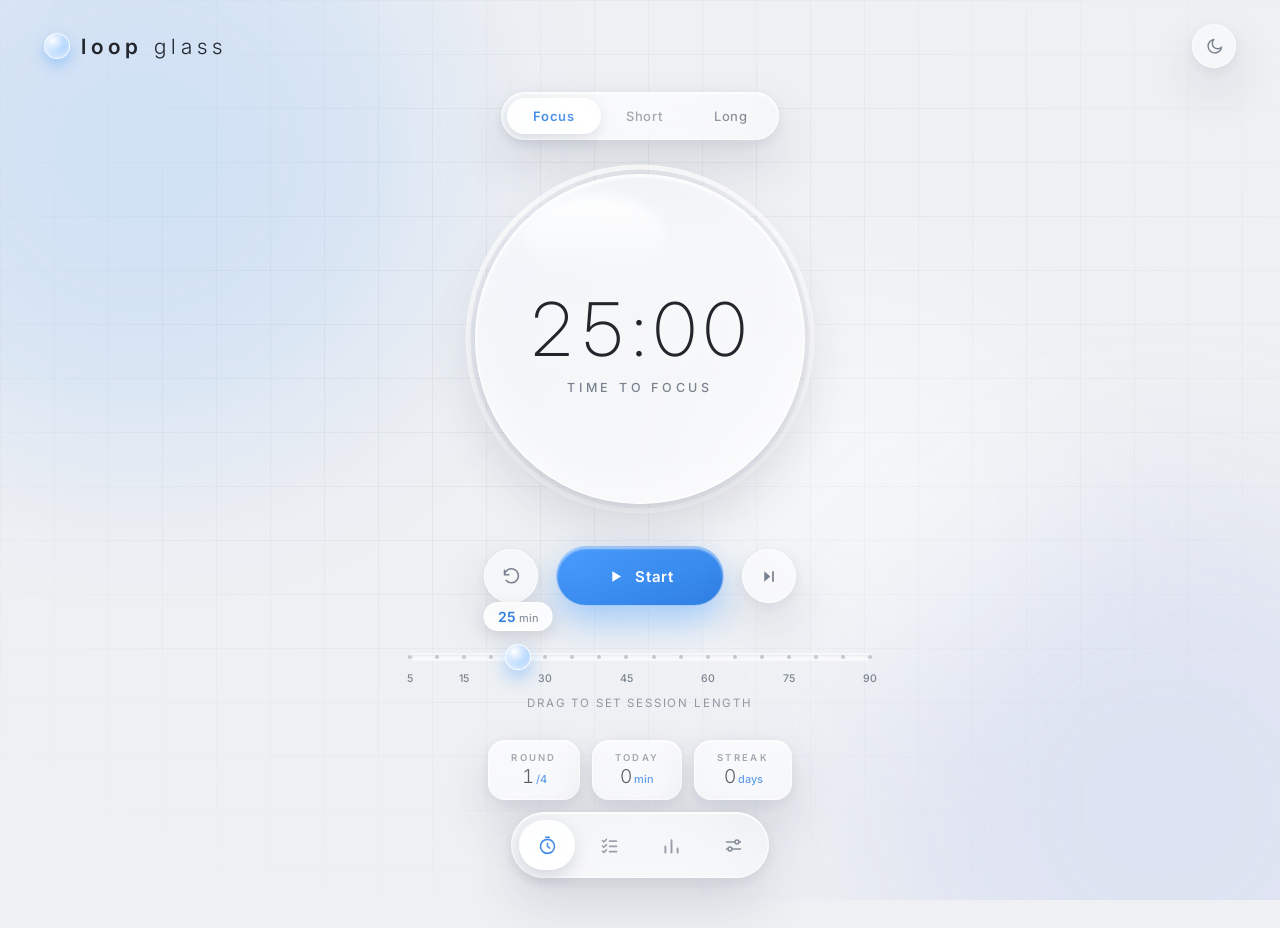
<file: glass/index.html>
<!DOCTYPE html>
<html lang="en">
<head>
<meta charset="UTF-8" />
<meta name="viewport" content="width=device-width, initial-scale=1.0, viewport-fit=cover" />
<meta name="description" content="Loop · Glass — a liquid glass focus timer. Time floats above a rising tide inside a frosted lens." />
<meta name="theme-color" content="#eef0f3" />
<title>Loop · Glass</title>
<link rel="preconnect" href="https://fonts.googleapis.com" />
<link rel="preconnect" href="https://fonts.gstatic.com" crossorigin />
<link href="https://fonts.googleapis.com/css2?family=Inter:wght@200;300;400;500;600&display=swap" rel="stylesheet" />
<style>
/* ============================================================
   Loop · Glass — liquid glass lens
   frosted panels · rising liquid fill · droplet slider
   ============================================================ */
:root{
  --bg:#eef0f3;
  --text:#22262c;
  --muted:#79828e;
  --faint:rgba(34,38,44,.34);
  --glass:rgba(255,255,255,.46);
  --glass-strong:rgba(255,255,255,.62);
  --stroke:rgba(255,255,255,.75);
  --shadow:0 24px 50px rgba(48,60,86,.14),0 4px 14px rgba(48,60,86,.08);
  --tint:#4a9dff;
  --tint-deep:#2f7fe3;
  --tint-soft:rgba(74,157,255,.16);
  --r-lg:26px;
  --r-md:17px;
  --ease:cubic-bezier(.22,1,.36,1);
  --spring:cubic-bezier(.34,1.56,.64,1);
}
body[data-mode="focus"]{ --tint:#4a9dff; --tint-deep:#2f7fe3; --tint-soft:rgba(74,157,255,.16); }
body[data-mode="short"]{ --tint:#34c79a; --tint-deep:#1ea67c; --tint-soft:rgba(52,199,154,.16); }
body[data-mode="long"] { --tint:#9d7bff; --tint-deep:#7e58e8; --tint-soft:rgba(157,123,255,.16); }

*{box-sizing:border-box;margin:0;padding:0}
html,body{height:100%}
body{
  font-family:'Inter',system-ui,sans-serif;
  background:var(--bg);
  color:var(--text);
  min-height:100vh;
  overflow-x:hidden;
  -webkit-font-smoothing:antialiased;
  user-select:none;
  -webkit-tap-highlight-color:transparent;
}
button{font-family:inherit;color:inherit;cursor:pointer;background:none;border:none}
button svg{display:block}

/* ---------- ambient: grid + drifting tinted blobs ---------- */
.scene{position:fixed;inset:0;z-index:0;pointer-events:none;overflow:hidden}
.scene::before{
  content:"";position:absolute;inset:0;
  background-image:linear-gradient(rgba(40,52,70,.05) 1px,transparent 1px),linear-gradient(90deg,rgba(40,52,70,.05) 1px,transparent 1px);
  background-size:54px 54px;
  -webkit-mask-image:radial-gradient(ellipse 90% 85% at 50% 40%,#000 25%,transparent 80%);
  mask-image:radial-gradient(ellipse 90% 85% at 50% 40%,#000 25%,transparent 80%);
}
.blob{position:absolute;width:46vmax;height:46vmax;border-radius:50%;filter:blur(90px);opacity:.5;transition:background 1s var(--ease)}
.blob-1{top:-16%;left:-12%;background:color-mix(in srgb,var(--tint) 32%,transparent);animation:drift1 22s ease-in-out infinite alternate}
.blob-2{bottom:-22%;right:-14%;background:color-mix(in srgb,var(--tint) 22%,#ffd9e8 30%);animation:drift2 27s ease-in-out infinite alternate}
.blob-3{top:32%;left:52%;width:30vmax;height:30vmax;background:rgba(255,255,255,.85);animation:drift1 19s 3s ease-in-out infinite alternate-reverse}
@keyframes drift1{to{transform:translate(9vmax,6vmax) scale(1.12)}}
@keyframes drift2{to{transform:translate(-8vmax,-5vmax) scale(.94)}}

/* ---------- glass base ---------- */
.glass{
  position:relative;
  background:var(--glass);
  backdrop-filter:blur(22px) saturate(1.5);
  -webkit-backdrop-filter:blur(22px) saturate(1.5);
  border:1px solid var(--stroke);
  box-shadow:var(--shadow),inset 0 1px 1px rgba(255,255,255,.9);
}
.glass::after{
  content:"";position:absolute;inset:0;border-radius:inherit;pointer-events:none;
  background:radial-gradient(220px circle at var(--mx,50%) var(--my,-40%),rgba(255,255,255,.55),transparent 65%);
  opacity:.8;
}

/* ---------- header ---------- */
.hud{
  position:relative;z-index:5;display:flex;align-items:center;justify-content:space-between;
  padding:24px clamp(18px,4vw,44px) 0;transition:opacity .5s var(--ease);
}
.brand{display:flex;align-items:center;gap:11px}
.brand-lens{
  width:26px;height:26px;border-radius:50%;
  background:radial-gradient(circle at 32% 28%,rgba(255,255,255,.95),color-mix(in srgb,var(--tint) 55%,#fff) 70%);
  box-shadow:0 6px 14px color-mix(in srgb,var(--tint) 40%,transparent),inset 0 -3px 6px rgba(255,255,255,.7);
  border:1px solid rgba(255,255,255,.85);transition:all .6s var(--ease);
}
.brand-name{font-weight:300;font-size:21px;letter-spacing:.24em;text-transform:lowercase}
.brand-name b{font-weight:600}
.hud-btn{
  width:44px;height:44px;border-radius:50%;display:grid;place-items:center;color:var(--muted);
  transition:transform .25s var(--spring),color .25s;
}
.hud-btn{background:var(--glass);backdrop-filter:blur(18px);-webkit-backdrop-filter:blur(18px);border:1px solid var(--stroke);box-shadow:var(--shadow)}
.hud-btn:hover{transform:scale(1.08);color:var(--tint-deep)}
.hud-btn svg{width:19px;height:19px}

/* ---------- stage / views ---------- */
.stage{position:relative;z-index:2;max-width:640px;margin:0 auto;padding:14px 20px 128px}
.view{display:none;animation:rise .55s var(--ease)}
body[data-view="timer"] .view-timer,
body[data-view="tasks"] .view-tasks,
body[data-view="stats"] .view-stats,
body[data-view="settings"] .view-settings{display:block}
@keyframes rise{from{opacity:0;transform:translateY(16px)}to{opacity:1;transform:none}}

/* ---------- segmented mode control ---------- */
.seg{
  position:relative;display:flex;gap:0;width:max-content;margin:10px auto 34px;
  padding:5px;border-radius:100px;transition:opacity .5s var(--ease);
}
.seg-thumb{
  position:absolute;top:5px;left:5px;height:calc(100% - 10px);border-radius:100px;
  background:rgba(255,255,255,.9);box-shadow:0 4px 12px rgba(48,60,86,.16);
  transition:transform .4s var(--spring),width .4s var(--spring);
}
.seg-btn{
  position:relative;padding:10px 26px;border-radius:100px;
  font-size:13px;font-weight:500;letter-spacing:.04em;color:var(--muted);transition:color .3s;
}
.seg-btn.is-active{color:var(--tint-deep);font-weight:600}

/* ---------- the lens ---------- */
.lens-wrap{position:relative;width:min(76vw,330px);margin:0 auto;aspect-ratio:1}
.lens-ring{position:absolute;inset:-16px;width:calc(100% + 32px);height:calc(100% + 32px);transform:rotate(-90deg)}
.lens-ring .track{fill:none;stroke:rgba(255,255,255,.75);stroke-width:5}
.lens-ring .prog{
  fill:none;stroke:var(--tint);stroke-width:5;stroke-linecap:round;
  transition:stroke-dashoffset .6s linear,stroke .6s;
  filter:drop-shadow(0 0 7px color-mix(in srgb,var(--tint) 65%,transparent));
}
.lens{
  position:absolute;inset:0;border-radius:50%;overflow:hidden;cursor:default;
  background:rgba(255,255,255,.4);
  backdrop-filter:blur(16px) saturate(1.4);
  -webkit-backdrop-filter:blur(16px) saturate(1.4);
  border:1px solid rgba(255,255,255,.9);
  box-shadow:var(--shadow),inset 0 2px 3px rgba(255,255,255,.95),inset 0 -18px 34px rgba(255,255,255,.4);
  transition:transform .5s var(--spring);
}
body.is-running .lens{animation:bob 5s ease-in-out infinite}
@keyframes bob{50%{transform:translateY(-7px)}}
.lens::before{
  content:"";position:absolute;top:6%;left:14%;width:44%;height:26%;border-radius:50%;
  background:linear-gradient(rgba(255,255,255,.9),transparent);filter:blur(6px);z-index:6;pointer-events:none;
}
.water{
  position:absolute;left:-52%;width:204%;aspect-ratio:1;border-radius:41%;
  background:color-mix(in srgb,var(--tint) 34%,rgba(255,255,255,.35));
  top:104%;transition:top 1s linear,background 1s;
  animation:waveSpin 9s linear infinite;
}
.water.w2{
  border-radius:44%;opacity:.5;animation:waveSpin 13s linear infinite reverse;
  background:color-mix(in srgb,var(--tint) 50%,rgba(255,255,255,.2));
}
@keyframes waveSpin{to{transform:rotate(360deg)}}
.lens-core{
  position:absolute;inset:0;z-index:5;display:flex;flex-direction:column;align-items:center;justify-content:center;gap:6px;
}
.time-text{
  font-size:clamp(56px,17vw,74px);font-weight:200;letter-spacing:.03em;
  font-variant-numeric:tabular-nums;color:var(--text);
  text-shadow:0 2px 14px rgba(255,255,255,.8);
}
.lens-label{font-size:12.5px;font-weight:500;letter-spacing:.3em;text-transform:uppercase;color:var(--muted)}

/* ---------- controls ---------- */
.controls{display:flex;align-items:center;justify-content:center;gap:18px;margin:42px 0 34px;transition:opacity .5s var(--ease)}
.ctl-btn{
  width:54px;height:54px;border-radius:50%;display:grid;place-items:center;color:var(--muted);
  background:var(--glass);backdrop-filter:blur(18px);-webkit-backdrop-filter:blur(18px);
  border:1px solid var(--stroke);box-shadow:var(--shadow);
  transition:transform .25s var(--spring),color .25s;
}
.ctl-btn:hover{transform:scale(1.09);color:var(--tint-deep)}
.ctl-btn:active{transform:scale(.94)}
.ctl-btn svg{width:21px;height:21px}
.start-pill{
  min-width:168px;height:60px;border-radius:100px;
  display:flex;align-items:center;justify-content:center;gap:10px;
  background:linear-gradient(160deg,var(--tint),var(--tint-deep));
  color:#fff;font-size:15px;font-weight:600;letter-spacing:.06em;
  border:1px solid rgba(255,255,255,.5);
  box-shadow:0 16px 34px color-mix(in srgb,var(--tint) 45%,transparent),inset 0 2px 2px rgba(255,255,255,.55);
  transition:transform .25s var(--spring),box-shadow .3s,background .6s;
}
.start-pill:hover{transform:translateY(-2px) scale(1.03)}
.start-pill:active{transform:scale(.96)}
.start-pill svg{width:19px;height:19px;fill:currentColor}
.start-pill .ic-pause{display:none}
body.is-running .start-pill .ic-play{display:none}
body.is-running .start-pill .ic-pause{display:block}

/* ---------- droplet slider ---------- */
.slider-wrap{margin:0 auto 30px;max-width:460px;position:relative;transition:opacity .4s var(--ease)}
body.is-running .slider-wrap{opacity:.25;pointer-events:none}
.slider-value{
  position:absolute;top:-38px;transform:translateX(-50%);white-space:nowrap;
  padding:5px 13px;border-radius:100px;background:rgba(255,255,255,.85);
  box-shadow:0 6px 16px rgba(48,60,86,.14);border:1px solid var(--stroke);
  font-size:14px;font-weight:600;color:var(--tint-deep);transition:left .15s var(--ease);
}
.slider-value em{font-style:normal;font-weight:400;font-size:11px;color:var(--muted);margin-left:3px}
.slider{position:relative;height:34px;cursor:ew-resize;touch-action:none}
.slider-track{
  position:absolute;top:50%;left:0;right:0;height:7px;transform:translateY(-50%);
  border-radius:100px;background:rgba(255,255,255,.72);
  box-shadow:inset 0 1px 3px rgba(48,60,86,.14);border:1px solid rgba(255,255,255,.8);
}
.slider-fill{
  position:absolute;top:50%;left:0;height:7px;width:0;transform:translateY(-50%);
  border-radius:100px;background:color-mix(in srgb,var(--tint) 45%,rgba(255,255,255,.4));
}
.slider-ticks{position:absolute;inset:0;pointer-events:none}
.r-tick{display:none}
.r-tick.major{
  display:block;position:absolute;top:50%;width:4px;height:4px;border-radius:50%;
  background:rgba(34,38,44,.22);transform:translate(-50%,-50%);
}
.r-label{
  position:absolute;top:32px;transform:translateX(-50%);
  font-size:10.5px;font-weight:500;color:var(--muted);
}
.slider-handle{
  position:absolute;top:50%;width:26px;height:26px;transform:translate(-50%,-50%);
  border-radius:50%;background:radial-gradient(circle at 34% 28%,#fff,color-mix(in srgb,var(--tint) 70%,#fff));
  border:1.5px solid rgba(255,255,255,.95);
  box-shadow:0 8px 18px color-mix(in srgb,var(--tint) 45%,transparent),inset 0 -3px 5px rgba(255,255,255,.6);
  transition:left .15s var(--ease);pointer-events:none;
}
.slider-hint{margin-top:22px;text-align:center;font-size:11.5px;letter-spacing:.16em;text-transform:uppercase;color:var(--muted);opacity:.8}

/* ---------- chips ---------- */
.chips-row{display:flex;gap:12px;justify-content:center;flex-wrap:wrap;transition:opacity .5s var(--ease)}
.stat-chip{
  display:flex;flex-direction:column;align-items:center;gap:2px;
  padding:11px 22px;border-radius:var(--r-md);
}
.stat-chip .k{font-size:9.5px;font-weight:600;letter-spacing:.24em;text-transform:uppercase;color:var(--muted)}
.stat-chip .v{font-size:19px;font-weight:300;font-variant-numeric:tabular-nums}
.stat-chip .v i{font-style:normal;font-size:11px;font-weight:500;color:var(--tint-deep);margin-left:2px}

/* ---------- panels ---------- */
.panel{border-radius:var(--r-lg);padding:26px;margin-top:16px}
.panel-head{display:flex;align-items:baseline;justify-content:space-between;margin-bottom:18px;position:relative;z-index:2}
.panel-head h2{font-size:19px;font-weight:600;letter-spacing:.01em}
.panel-sub{font-size:12.5px;color:var(--muted)}

/* tasks */
.task-form{display:flex;gap:10px;margin-bottom:16px;position:relative;z-index:2}
.task-form input{
  flex:1;min-width:0;padding:13px 17px;border-radius:var(--r-md);
  border:1px solid var(--stroke);background:rgba(255,255,255,.65);color:var(--text);
  font:400 14px 'Inter';outline:none;transition:border .25s,background .25s;
}
.task-form input:focus{border-color:color-mix(in srgb,var(--tint) 60%,#fff);background:rgba(255,255,255,.9)}
.task-form input::placeholder{color:var(--muted)}
.stepper{
  display:flex;align-items:center;gap:2px;border-radius:var(--r-md);
  background:rgba(255,255,255,.6);border:1px solid var(--stroke);padding:3px;
}
.step-btn{width:32px;height:36px;font-size:17px;font-weight:500;color:var(--muted);border-radius:12px;transition:background .2s,color .2s}
.step-btn:hover{background:rgba(255,255,255,.85);color:var(--tint-deep)}
.stepper span{min-width:24px;text-align:center;font-size:14.5px;font-weight:600}
.add-btn{
  width:48px;border-radius:var(--r-md);display:grid;place-items:center;color:#fff;
  background:linear-gradient(160deg,var(--tint),var(--tint-deep));
  box-shadow:0 10px 22px color-mix(in srgb,var(--tint) 40%,transparent);
  transition:transform .25s var(--spring);
}
.add-btn:hover{transform:scale(1.06)}
.add-btn:active{transform:scale(.94)}
.add-btn svg{width:19px;height:19px}
.task-list{list-style:none;position:relative;z-index:2}
.task-item{
  display:flex;align-items:center;gap:12px;padding:13px 10px;border-radius:var(--r-md);
  cursor:pointer;transition:background .2s;
}
.task-item:hover{background:rgba(255,255,255,.55)}
.task-item.active-task{background:var(--tint-soft)}
.task-item + .task-item{margin-top:4px}
.task-check{
  width:26px;height:26px;border-radius:50%;flex:none;
  border:1.5px solid var(--faint);display:grid;place-items:center;color:transparent;
  transition:all .25s var(--spring);background:rgba(255,255,255,.5);
}
.task-check.checked{background:linear-gradient(160deg,var(--tint),var(--tint-deep));border-color:transparent;color:#fff}
.task-check svg{width:13px;height:13px}
.task-text{flex:1;font-size:14.5px;min-width:0;overflow:hidden;text-overflow:ellipsis;white-space:nowrap}
.task-item.done .task-text{text-decoration:line-through;opacity:.45}
.task-pips{display:flex;gap:4px;align-items:center}
.task-pip{width:7px;height:7px;border-radius:50%;background:rgba(34,38,44,.14)}
.task-pip.fill{background:var(--tint)}
.pip-text{font-size:12px;font-weight:600;color:var(--muted)}
.task-del{width:28px;height:28px;border-radius:10px;color:var(--muted);opacity:.4;display:grid;place-items:center;transition:all .2s}
.task-del:hover{opacity:1;color:#e0524a;background:rgba(224,82,74,.1)}
.task-del svg{width:14px;height:14px}
.empty-tasks{font-size:13.5px;color:var(--muted);text-align:center;padding:18px 10px;position:relative;z-index:2}

/* stats */
.stat-grid{display:grid;grid-template-columns:repeat(2,1fr);gap:14px;margin-top:16px}
.stat-card{border-radius:var(--r-lg);padding:22px;text-align:center}
.stat-num{font-size:34px;font-weight:200;font-variant-numeric:tabular-nums}
.stat-num i{font-style:normal;font-size:15px;font-weight:500;color:var(--tint-deep);margin-left:2px}
.stat-cap{font-size:10px;font-weight:600;letter-spacing:.22em;text-transform:uppercase;color:var(--muted);margin-top:5px}
.week-bars{display:flex;gap:10px;align-items:flex-end;height:150px;padding-top:8px;position:relative;z-index:2}
.bar-col{flex:1;display:flex;flex-direction:column;align-items:center;gap:6px;height:100%}
.bar-shell{flex:1;width:100%;max-width:38px;display:flex;align-items:flex-end;background:rgba(255,255,255,.5);border-radius:10px;overflow:hidden}
.bar{width:100%;background:color-mix(in srgb,var(--tint) 40%,rgba(255,255,255,.5));border-radius:10px 10px 0 0;transition:height .6s var(--ease)}
.bar.today{background:linear-gradient(180deg,var(--tint),var(--tint-deep))}
.bar-min{font-size:11px;font-weight:500;color:var(--muted)}
.bar-label{font-size:9.5px;font-weight:600;letter-spacing:.14em;text-transform:uppercase;color:var(--muted)}

/* settings */
.setting-row{display:flex;align-items:center;justify-content:space-between;gap:14px;padding:15px 0;border-bottom:1px solid rgba(255,255,255,.65);position:relative;z-index:2}
.setting-info{display:flex;flex-direction:column;gap:2px}
.setting-label{font-size:14.5px;font-weight:500}
.setting-info small{font-size:12px;color:var(--muted)}
.switch{
  width:52px;height:30px;border-radius:100px;background:rgba(34,38,44,.12);flex:none;
  position:relative;transition:background .3s;border:1px solid rgba(255,255,255,.6);
}
.switch .knob{
  position:absolute;top:2px;left:2px;width:24px;height:24px;border-radius:50%;
  background:#fff;box-shadow:0 3px 8px rgba(48,60,86,.25);
  transition:left .25s var(--spring);
}
.switch[aria-checked="true"]{background:linear-gradient(160deg,var(--tint),var(--tint-deep))}
.switch[aria-checked="true"] .knob{left:calc(100% - 26px)}
.setting-note{font-size:12.5px;color:var(--muted);padding:15px 0 6px;position:relative;z-index:2}
.danger-btn{
  margin-top:14px;width:100%;padding:13px;border-radius:var(--r-md);position:relative;z-index:2;
  border:1px solid rgba(224,82,74,.35);color:#d84841;background:rgba(224,82,74,.07);
  font-size:12.5px;font-weight:600;letter-spacing:.1em;text-transform:uppercase;transition:all .25s;
}
.danger-btn:hover,.danger-btn.armed{background:#d84841;color:#fff;border-color:transparent}

/* ---------- dock ---------- */
.dock{
  position:fixed;bottom:22px;left:50%;transform:translateX(-50%);z-index:20;
  display:flex;gap:6px;padding:7px;border-radius:100px;
  transition:opacity .4s var(--ease),transform .4s var(--ease);
}
.dock-bubble{
  position:absolute;top:7px;left:7px;width:56px;height:calc(100% - 14px);border-radius:100px;
  background:rgba(255,255,255,.92);box-shadow:0 6px 16px rgba(48,60,86,.18);
  transition:transform .4s var(--spring);
}
.dock-btn{
  position:relative;width:56px;height:50px;border-radius:100px;display:grid;place-items:center;
  color:var(--muted);transition:color .3s;
}
.dock-btn svg{width:21px;height:21px}
.dock-btn.is-active{color:var(--tint-deep)}

/* ---------- zen ---------- */
.zen-hint{
  position:fixed;bottom:28px;left:50%;transform:translateX(-50%);z-index:20;
  font-size:12px;letter-spacing:.2em;text-transform:uppercase;color:var(--muted);
  opacity:0;pointer-events:none;transition:opacity .6s var(--ease);
}
body.zen .hud,body.zen .seg,body.zen .controls,body.zen .slider-wrap,
body.zen .chips-row,body.zen .dock{opacity:0;pointer-events:none}
body.zen .zen-hint{opacity:.85}
body.zen .lens{cursor:pointer}
body.zen .lens-wrap{transform:scale(1.06)}
body.zen .stage{padding-top:11vh}
.lens-wrap{transition:transform .7s var(--ease)}

/* completion flash */
body.flash .scene::after{
  content:"";position:absolute;inset:0;background:color-mix(in srgb,var(--tint) 22%,#fff 30%);
  animation:flashFade .7s var(--ease) forwards;
}
@keyframes flashFade{from{opacity:1}to{opacity:0}}

@media (max-width:520px){
  .seg-btn{padding:10px 18px}
  .panel{padding:20px}
  .controls{margin:34px 0 28px}
  .stage{padding-bottom:118px}
}
</style>
</head>
<body data-mode="focus" data-view="timer">

<div class="scene" aria-hidden="true">
  <span class="blob blob-1"></span><span class="blob blob-2"></span><span class="blob blob-3"></span>
</div>

<header class="hud">
  <div class="brand">
    <span class="brand-lens"></span>
    <span class="brand-name"><b>loop</b>&nbsp;glass</span>
  </div>
  <button id="zenBtn" class="hud-btn" title="Zen mode · F" aria-label="Zen mode">
    <svg viewBox="0 0 24 24"><path d="M21 12.8A8.6 8.6 0 1 1 11.2 3a6.8 6.8 0 0 0 9.8 9.8Z" fill="none" stroke="currentColor" stroke-width="1.8" stroke-linecap="round" stroke-linejoin="round"/></svg>
  </button>
</header>

<main class="stage">

  <!-- ============ TIMER ============ -->
  <section class="view view-timer">
    <div class="seg glass" role="tablist">
      <span class="seg-thumb" id="chipGlider"></span>
      <button class="seg-btn is-active" data-set="focus" role="tab">Focus</button>
      <button class="seg-btn" data-set="short" role="tab">Short</button>
      <button class="seg-btn" data-set="long" role="tab">Long</button>
    </div>

    <div class="lens-wrap">
      <svg class="lens-ring" viewBox="0 0 362 362">
        <circle class="track" cx="181" cy="181" r="172"/>
        <circle class="prog" id="progArc" cx="181" cy="181" r="172"/>
      </svg>
      <div class="lens" id="lens">
        <div class="water" id="water1"></div>
        <div class="water w2" id="water2"></div>
        <div class="lens-core">
          <div class="time-text" id="timeText" aria-live="off">25:00</div>
          <div id="sessionLabel" class="lens-label">time to focus</div>
        </div>
      </div>
    </div>

    <div class="controls">
      <button id="resetBtn" class="ctl-btn" title="Reset · R" aria-label="Reset">
        <svg viewBox="0 0 24 24"><path d="M4 10a8 8 0 1 1 2 6.5M4 10V5m0 5h5" fill="none" stroke="currentColor" stroke-width="1.8" stroke-linecap="round" stroke-linejoin="round"/></svg>
      </button>
      <button id="startBtn" class="start-pill" aria-label="Start">
        <svg class="ic-play" viewBox="0 0 24 24"><path d="M8 5.5v13l11-6.5Z"/></svg>
        <svg class="ic-pause" viewBox="0 0 24 24"><path d="M7.5 5h3v14h-3zM13.5 5h3v14h-3z"/></svg>
        <span id="startLabel">Start</span>
      </button>
      <button id="skipBtn" class="ctl-btn" title="Skip · S" aria-label="Skip">
        <svg viewBox="0 0 24 24"><path d="M6 6l7 6-7 6V6zm9 0h2v12h-2z" fill="currentColor" stroke="none"/></svg>
      </button>
    </div>

    <div class="slider-wrap" id="rulerWrap">
      <div class="slider-value" id="rulerValue">25<em>min</em></div>
      <div class="slider" id="ruler">
        <div class="slider-track"></div>
        <div class="slider-fill" id="rulerFill"></div>
        <div class="slider-ticks" id="rulerTicks"></div>
        <div class="slider-handle" id="rulerHandle"></div>
      </div>
      <div class="slider-hint">drag to set session length</div>
    </div>

    <div class="chips-row">
      <div class="stat-chip glass"><span class="k">Round</span><span class="v" id="roundCount">1<i>/4</i></span></div>
      <div class="stat-chip glass"><span class="k">Today</span><span class="v" id="focusedToday">0<i>min</i></span></div>
      <div class="stat-chip glass"><span class="k">Streak</span><span class="v" id="streakChip">0<i>days</i></span></div>
    </div>
  </section>

  <!-- ============ TASKS ============ -->
  <section class="view view-tasks">
    <div class="panel glass">
      <div class="panel-head"><h2>Tasks</h2><span id="taskSummary" class="panel-sub">0/0 done</span></div>
      <form id="taskForm" class="task-form">
        <input id="taskInput" type="text" placeholder="What are you working on?" aria-label="New task" maxlength="120" autocomplete="off" />
        <div class="stepper" id="pomoStepper">
          <button type="button" class="step-btn" data-step="-1" aria-label="Fewer sessions">−</button>
          <span id="pomoCount" title="Estimated focus sessions">1</span>
          <button type="button" class="step-btn" data-step="1" aria-label="More sessions">+</button>
        </div>
        <button type="submit" class="add-btn" aria-label="Add task">
          <svg viewBox="0 0 24 24"><path d="M12 5v14M5 12h14" fill="none" stroke="currentColor" stroke-width="2.2" stroke-linecap="round"/></svg>
        </button>
      </form>
      <ul id="taskList" class="task-list"></ul>
      <p id="emptyTasks" class="empty-tasks">Nothing yet. Add a task, then tap it to make it the active one — finished focus sessions fill its drops.</p>
    </div>
  </section>

  <!-- ============ STATS ============ -->
  <section class="view view-stats">
    <div class="stat-grid">
      <div class="stat-card glass"><div id="statToday" class="stat-num">0<i>m</i></div><div class="stat-cap">focused today</div></div>
      <div class="stat-card glass"><div id="statSessions" class="stat-num">0</div><div class="stat-cap">sessions today</div></div>
      <div class="stat-card glass"><div id="statTotal" class="stat-num">0<i>h</i></div><div class="stat-cap">all-time focus</div></div>
      <div class="stat-card glass"><div id="statStreak" class="stat-num">0<i>d</i></div><div class="stat-cap">day streak</div></div>
    </div>
    <div class="panel glass">
      <div class="panel-head"><h2>Last 7 days</h2><span class="panel-sub" id="weekTotal"></span></div>
      <div id="weekBars" class="week-bars"></div>
    </div>
  </section>

  <!-- ============ SETTINGS ============ -->
  <section class="view view-settings">
    <div class="panel glass">
      <div class="panel-head"><h2>Settings</h2></div>
      <div class="setting-row">
        <div class="setting-info"><span class="setting-label">Rounds before long break</span><small>focus sessions per cycle</small></div>
        <div class="stepper" id="roundsStepper">
          <button type="button" class="step-btn" data-step="-1">−</button>
          <span id="roundsCount">4</span>
          <button type="button" class="step-btn" data-step="1">+</button>
        </div>
      </div>
      <div class="setting-row">
        <div class="setting-info"><span class="setting-label">Auto-start next session</span><small>flow straight into breaks &amp; focus</small></div>
        <button class="switch" id="autoSwitch" role="switch" aria-checked="false" aria-label="Auto-start next session"><span class="knob"></span></button>
      </div>
      <div class="setting-row">
        <div class="setting-info"><span class="setting-label">Sound</span><small>droplets &amp; glass chimes</small></div>
        <button class="switch" id="soundSwitch" role="switch" aria-checked="true" aria-label="Sound"><span class="knob"></span></button>
      </div>
      <div class="setting-note">Session lengths live under the lens — drag the droplet.</div>
      <button id="resetStats" class="danger-btn">Reset all stats</button>
    </div>
  </section>
</main>

<nav class="dock glass" id="dock">
  <span class="dock-bubble" id="dockBubble"></span>
  <button class="dock-btn is-active" data-view="timer" title="Timer" aria-label="Timer">
    <svg viewBox="0 0 24 24"><circle cx="12" cy="13" r="8" fill="none" stroke="currentColor" stroke-width="1.8"/><path d="M12 9.5V13l2.5 2M10 2.5h4" fill="none" stroke="currentColor" stroke-width="1.8" stroke-linecap="round"/></svg>
  </button>
  <button class="dock-btn" data-view="tasks" title="Tasks" aria-label="Tasks">
    <svg viewBox="0 0 24 24"><path d="M4 6.5l1.5 1.5L8.5 5M4 12.5l1.5 1.5L8.5 11M4 18.5l1.5 1.5L8.5 17M12 7h8M12 13h8M12 19h8" fill="none" stroke="currentColor" stroke-width="1.8" stroke-linecap="round" stroke-linejoin="round"/></svg>
  </button>
  <button class="dock-btn" data-view="stats" title="Stats" aria-label="Stats">
    <svg viewBox="0 0 24 24"><path d="M5 20V13M12 20V6M19 20v-4.5" fill="none" stroke="currentColor" stroke-width="2.2" stroke-linecap="round"/></svg>
  </button>
  <button class="dock-btn" data-view="settings" title="Settings" aria-label="Settings">
    <svg viewBox="0 0 24 24"><path d="M4 8h10M18 8h2M4 16h2M10 16h10" fill="none" stroke="currentColor" stroke-width="1.8" stroke-linecap="round"/><circle cx="16" cy="8" r="2.2" fill="none" stroke="currentColor" stroke-width="1.8"/><circle cx="8" cy="16" r="2.2" fill="none" stroke="currentColor" stroke-width="1.8"/></svg>
  </button>
</nav>

<div class="zen-hint" id="zenHint">space to start &nbsp;·&nbsp; esc to exit</div>

<script>
/* Loop · Glass — liquid lens engine. Vanilla JS, localStorage. */
(() => {
  'use strict';

  const STORE_KEY = 'loop.glass.v1';
  const MODE_LABELS = { focus: 'time to focus', short: 'short break', long: 'long break' };
  const MODE_TAB_LABELS = { focus: 'Focus', short: 'Short Break', long: 'Long Break' };
  const RULER_RANGE = { focus: [5, 90], short: [1, 30], long: [5, 45] };
  const MAX_TASK_PIPS = 8;
  const DEFAULT_SETTINGS = { focus: 25, short: 5, long: 15, rounds: 4, autoStart: false, sound: true };
  const RING_C = 2 * Math.PI * 172;

  /* ---------- State ---------- */
  const load = () => {
    try { return JSON.parse(localStorage.getItem(STORE_KEY)) || {}; }
    catch { return {}; }
  };
  const saved = load();
  const state = {
    settings: { ...DEFAULT_SETTINGS, ...(saved.settings || {}) },
    tasks: saved.tasks || [],
    stats: saved.stats || { totalSeconds: 0, days: {}, lastDay: null, streak: 0 },
    mode: 'focus', round: 1, running: false, remaining: 0,
    activeTaskId: saved.activeTaskId || null, pomoEstimate: 1, view: 'timer',
  };
  const save = () => {
    localStorage.setItem(STORE_KEY, JSON.stringify({
      settings: state.settings, tasks: state.tasks, stats: state.stats, activeTaskId: state.activeTaskId,
    }));
  };

  const $ = (id) => document.getElementById(id);
  const els = {
    timeText: $('timeText'), sessionLabel: $('sessionLabel'), lens: $('lens'),
    progArc: $('progArc'), water1: $('water1'), water2: $('water2'),
    startBtn: $('startBtn'), startLabel: $('startLabel'),
    resetBtn: $('resetBtn'), skipBtn: $('skipBtn'), roundCount: $('roundCount'),
    focusedToday: $('focusedToday'), streakChip: $('streakChip'),
    chips: document.querySelectorAll('.seg-btn'), chipGlider: $('chipGlider'),
    ruler: $('ruler'), rulerTicks: $('rulerTicks'), rulerFill: $('rulerFill'),
    rulerHandle: $('rulerHandle'), rulerValue: $('rulerValue'),
    taskForm: $('taskForm'), taskInput: $('taskInput'), taskList: $('taskList'),
    emptyTasks: $('emptyTasks'), taskSummary: $('taskSummary'),
    dock: $('dock'), dockBubble: $('dockBubble'),
  };
  els.progArc.style.strokeDasharray = RING_C;
  els.progArc.style.strokeDashoffset = RING_C;

  const svgIcon = (path, stroke = true) => {
    const attrs = stroke
      ? 'fill="none" stroke="currentColor" stroke-width="2.4" stroke-linecap="round" stroke-linejoin="round"'
      : 'fill="currentColor"';
    return `<svg viewBox="0 0 24 24"><path d="${path}" ${attrs}/></svg>`;
  };
  const ICON_CHECK = svgIcon('M4.5 12.5l5 5L19.5 7');
  const ICON_X = svgIcon('M6 6l12 12M18 6L6 18');

  /* ---------- Sound: droplets + glass chime ---------- */
  let audioCtx = null;
  const audio = () => {
    if (!audioCtx) {
      try { audioCtx = new (window.AudioContext || window.webkitAudioContext)(); } catch { /* no audio */ }
    }
    return audioCtx;
  };

  function tickSound(freq = 1300, gainVal = 0.03) {
    if (!state.settings.sound) return;
    const ctx = audio();
    if (!ctx) return;
    const osc = ctx.createOscillator();
    const gain = ctx.createGain();
    osc.type = 'sine';
    osc.frequency.setValueAtTime(freq, ctx.currentTime);
    osc.frequency.exponentialRampToValueAtTime(freq * 0.45, ctx.currentTime + 0.09);
    gain.gain.setValueAtTime(gainVal, ctx.currentTime);
    gain.gain.exponentialRampToValueAtTime(0.0001, ctx.currentTime + 0.1);
    osc.connect(gain).connect(ctx.destination);
    osc.start();
    osc.stop(ctx.currentTime + 0.11);
  }

  function chime() {
    if (!state.settings.sound) return;
    const ctx = audio();
    if (!ctx) return;
    [[880, 0.2], [1318, 0.08], [1760, 0.045]].forEach(([freq, vol]) => {
      const osc = ctx.createOscillator();
      const osc2 = ctx.createOscillator();
      const gain = ctx.createGain();
      osc.type = 'sine'; osc2.type = 'sine';
      osc.frequency.value = freq;
      osc2.frequency.value = freq * 1.004;
      const t = ctx.currentTime;
      gain.gain.setValueAtTime(0.0001, t);
      gain.gain.exponentialRampToValueAtTime(vol, t + 0.015);
      gain.gain.exponentialRampToValueAtTime(0.0001, t + 1.4);
      osc.connect(gain); osc2.connect(gain);
      gain.connect(ctx.destination);
      osc.start(t); osc2.start(t);
      osc.stop(t + 1.45); osc2.stop(t + 1.45);
    });
  }

  /* ---------- Lens rendering ---------- */
  function renderLens() {
    const total = modeSeconds(state.mode);
    const elapsed = total ? 1 - state.remaining / total : 0;
    els.progArc.style.strokeDashoffset = RING_C * (1 - elapsed);
    const top = 104 - elapsed * 112;
    els.water1.style.top = `${top}%`;
    els.water2.style.top = `${top + 1.5}%`;
  }

  /* ---------- Timer engine ---------- */
  let ticker = null;
  let endAt = 0;
  const modeSeconds = (mode) => state.settings[mode] * 60;

  function setMode(mode, { resetRound = false } = {}) {
    state.mode = mode;
    if (resetRound) state.round = 1;
    state.remaining = modeSeconds(mode);
    document.body.dataset.mode = mode;
    els.chips.forEach((c) => c.classList.toggle('is-active', c.dataset.set === mode));
    els.sessionLabel.textContent = MODE_LABELS[mode];
    moveChipGlider();
    buildRuler();
    render();
  }

  function render() {
    const m = Math.floor(state.remaining / 60);
    const s = state.remaining % 60;
    const time = `${String(m).padStart(2, '0')}:${String(s).padStart(2, '0')}`;
    els.timeText.textContent = time;
    renderLens();
    renderRulerProgress();
    document.title = state.running ? `${time} — ${MODE_TAB_LABELS[state.mode]}` : 'Loop · Glass';
    els.startLabel.textContent = state.running ? 'Pause' : 'Start';
    els.roundCount.innerHTML = `${state.round}<i>/${state.settings.rounds}</i>`;
    els.focusedToday.innerHTML = `${todayMinutes()}<i>min</i>`;
    els.streakChip.innerHTML = `${state.stats.streak || 0}<i>days</i>`;
    document.body.classList.toggle('is-running', state.running);
  }

  function start() {
    if (state.running) return pause();
    state.running = true;
    endAt = Date.now() + state.remaining * 1000;
    ticker = setInterval(tick, 250);
    tickSound(1500, 0.04);
    render();
  }

  function pause() {
    state.running = false;
    clearInterval(ticker);
    tickSound(900, 0.035);
    render();
  }

  function tick() {
    const left = Math.round((endAt - Date.now()) / 1000);
    if (left !== state.remaining) {
      state.remaining = Math.max(0, left);
      render();
    }
    if (left <= 0) complete();
  }

  function reset() {
    state.running = false;
    clearInterval(ticker);
    state.remaining = modeSeconds(state.mode);
    tickSound(700, 0.03);
    render();
  }

  function complete() {
    state.running = false;
    clearInterval(ticker);
    chime();
    notify();
    document.body.classList.add('flash');
    setTimeout(() => document.body.classList.remove('flash'), 700);

    if (state.mode === 'focus') {
      recordFocus(state.settings.focus);
      incrementActiveTask();
      const isLong = state.round % state.settings.rounds === 0;
      const next = isLong ? 'long' : 'short';
      state.round = isLong ? 1 : state.round + 1;
      setMode(next);
    } else {
      setMode('focus');
    }
    save();
    if (state.settings.autoStart) start();
  }

  function skip() {
    pause();
    if (state.mode === 'focus') {
      const isLong = state.round % state.settings.rounds === 0;
      state.round = isLong ? 1 : state.round + 1;
      setMode(isLong ? 'long' : 'short');
    } else {
      setMode('focus');
    }
  }

  /* ---------- Droplet slider ---------- */
  const rulerRange = () => RULER_RANGE[state.mode];
  const minuteToPct = (min) => {
    const [lo, hi] = rulerRange();
    return ((min - lo) / (hi - lo)) * 100;
  };

  function buildRuler() {
    const [lo, hi] = rulerRange();
    els.rulerTicks.innerHTML = '';
    for (let m = lo; m <= hi; m++) {
      if (m % 5 === 0 || m === lo || m === hi) {
        const tick = document.createElement('span');
        tick.className = 'r-tick major';
        tick.style.left = `${minuteToPct(m)}%`;
        els.rulerTicks.appendChild(tick);
      }
      const isLabeled = m === lo || m === hi || (m % 15 === 0 && m - lo >= 5 && hi - m >= 5);
      if (isLabeled) {
        const label = document.createElement('span');
        label.className = 'r-label';
        label.style.left = `${minuteToPct(m)}%`;
        label.textContent = m;
        els.rulerTicks.appendChild(label);
      }
    }
    positionRulerHandle();
  }

  function positionRulerHandle() {
    const pct = minuteToPct(state.settings[state.mode]);
    els.rulerHandle.style.left = `${pct}%`;
    els.rulerValue.style.left = `${pct}%`;
    els.rulerValue.innerHTML = `${state.settings[state.mode]}<em>min</em>`;
  }

  function renderRulerProgress() {
    const pct = minuteToPct(state.settings[state.mode]);
    if (state.running || state.remaining < modeSeconds(state.mode)) {
      const total = modeSeconds(state.mode);
      const elapsed = total ? 1 - state.remaining / total : 0;
      els.rulerFill.style.width = `${pct * elapsed}%`;
    } else {
      els.rulerFill.style.width = '0%';
    }
  }

  let dragMinute = null;
  function rulerFromEvent(e) {
    const [lo, hi] = rulerRange();
    const rect = els.ruler.getBoundingClientRect();
    const frac = Math.min(1, Math.max(0, (e.clientX - rect.left) / rect.width));
    return Math.round(lo + frac * (hi - lo));
  }

  function applyRulerMinute(min) {
    if (min === state.settings[state.mode]) return;
    state.settings[state.mode] = min;
    if (!state.running) state.remaining = modeSeconds(state.mode);
    tickSound(1900, 0.02);
    positionRulerHandle();
    render();
  }

  els.ruler.addEventListener('pointerdown', (e) => {
    if (state.running) return;
    els.ruler.setPointerCapture(e.pointerId);
    dragMinute = rulerFromEvent(e);
    applyRulerMinute(dragMinute);
  });
  els.ruler.addEventListener('pointermove', (e) => {
    if (dragMinute === null) return;
    const min = rulerFromEvent(e);
    if (min !== dragMinute) {
      dragMinute = min;
      applyRulerMinute(min);
    }
  });
  els.ruler.addEventListener('pointerup', () => {
    if (dragMinute === null) return;
    dragMinute = null;
    save();
  });

  /* ---------- Stats ---------- */
  const todayKey = () => new Date().toISOString().slice(0, 10);
  const todayMinutes = () => Math.round((state.stats.days[todayKey()] || 0) / 60);

  function recordFocus(minutes) {
    const secs = minutes * 60;
    const key = todayKey();
    state.stats.days[key] = (state.stats.days[key] || 0) + secs;
    state.stats.totalSeconds += secs;
    updateStreak(key);
  }

  function updateStreak(key) {
    if (state.stats.lastDay === key) return;
    const yesterday = new Date(Date.now() - 86400000).toISOString().slice(0, 10);
    state.stats.streak = state.stats.lastDay === yesterday ? state.stats.streak + 1 : 1;
    state.stats.lastDay = key;
  }

  function renderStats() {
    $('statToday').innerHTML = `${todayMinutes()}<i>m</i>`;
    const sessionsToday = Math.floor((state.stats.days[todayKey()] || 0) / (state.settings.focus * 60));
    $('statSessions').textContent = sessionsToday;
    $('statTotal').innerHTML = `${(state.stats.totalSeconds / 3600).toFixed(1)}<i>h</i>`;
    $('statStreak').innerHTML = `${state.stats.streak || 0}<i>d</i>`;

    const bars = $('weekBars');
    bars.innerHTML = '';
    const days = [];
    for (let i = 6; i >= 0; i--) {
      const d = new Date(Date.now() - i * 86400000);
      days.push({
        key: d.toISOString().slice(0, 10),
        label: d.toLocaleDateString(undefined, { weekday: 'short' }).slice(0, 2),
      });
    }
    let weekSecs = 0;
    const max = Math.max(3600, ...days.map((d) => state.stats.days[d.key] || 0));
    days.forEach((d, i) => {
      const secs = state.stats.days[d.key] || 0;
      weekSecs += secs;
      const col = document.createElement('div');
      col.className = 'bar-col';
      const shell = document.createElement('div');
      shell.className = 'bar-shell';
      const bar = document.createElement('div');
      bar.className = 'bar' + (i === 6 ? ' today' : '');
      bar.style.height = `${Math.max(4, (secs / max) * 100)}%`;
      bar.title = `${Math.round(secs / 60)} min`;
      shell.appendChild(bar);
      const mins = document.createElement('div');
      mins.className = 'bar-min';
      mins.textContent = secs ? `${Math.round(secs / 60)}m` : '·';
      const lab = document.createElement('div');
      lab.className = 'bar-label';
      lab.textContent = d.label;
      col.append(shell, mins, lab);
      bars.appendChild(col);
    });
    $('weekTotal').textContent = `${Math.round(weekSecs / 60)} min total`;
  }

  /* ---------- Tasks ---------- */
  const taskComplete = (t) => t.completed || t.done >= t.est;

  function addTask(text, pomos) {
    state.tasks.push({ id: Date.now().toString(36), text, pomos, done: 0, est: pomos });
    save();
    renderTasks();
  }

  function incrementActiveTask() {
    const task = state.tasks.find((t) => t.id === state.activeTaskId && !taskComplete(t));
    if (!task) return;
    task.done += 1;
    if (task.done >= task.est) task.completed = true;
    renderTasks();
  }

  function taskPips(t) {
    const wrap = document.createElement('span');
    wrap.className = 'task-pips';
    if (t.est > MAX_TASK_PIPS) {
      const text = document.createElement('span');
      text.className = 'pip-text';
      text.textContent = `${t.done}/${t.est}`;
      wrap.appendChild(text);
      return wrap;
    }
    for (let i = 0; i < t.est; i++) {
      const pip = document.createElement('span');
      pip.className = 'task-pip' + (i < t.done ? ' fill' : '');
      wrap.appendChild(pip);
    }
    return wrap;
  }

  function renderTasks() {
    els.taskList.innerHTML = '';
    const doneCount = state.tasks.filter(taskComplete).length;
    els.taskSummary.textContent = `${doneCount}/${state.tasks.length} done`;
    els.emptyTasks.hidden = state.tasks.length > 0;

    state.tasks.forEach((t) => {
      const li = document.createElement('li');
      li.className = 'task-item';
      if (taskComplete(t)) li.classList.add('done');
      if (t.id === state.activeTaskId && !taskComplete(t)) li.classList.add('active-task');
      li.title = 'Tap to set as active task';
      li.onclick = () => {
        state.activeTaskId = t.id;
        tickSound(1600, 0.025);
        save();
        renderTasks();
      };

      const check = document.createElement('button');
      check.className = 'task-check' + (taskComplete(t) ? ' checked' : '');
      check.innerHTML = ICON_CHECK;
      check.title = 'Toggle complete';
      check.onclick = (e) => {
        e.stopPropagation();
        const nowDone = !taskComplete(t);
        t.completed = nowDone;
        if (nowDone) t.done = Math.max(t.done, t.est);
        else t.done = Math.min(t.done, t.est - 1);
        tickSound(nowDone ? 2200 : 1100, 0.035);
        save();
        renderTasks();
      };

      const span = document.createElement('span');
      span.className = 'task-text';
      span.textContent = t.text;

      const del = document.createElement('button');
      del.className = 'task-del';
      del.innerHTML = ICON_X;
      del.title = 'Delete';
      del.onclick = (e) => {
        e.stopPropagation();
        state.tasks = state.tasks.filter((x) => x.id !== t.id);
        if (state.activeTaskId === t.id) state.activeTaskId = null;
        tickSound(600, 0.03);
        save();
        renderTasks();
      };

      li.append(check, span, taskPips(t), del);
      els.taskList.appendChild(li);
    });
  }

  /* ---------- Steppers / switches ---------- */
  function bindStepper(wrapId, get, set, min, max, displayId) {
    $(wrapId).querySelectorAll('.step-btn').forEach((btn) => {
      btn.onclick = () => {
        const next = Math.min(max, Math.max(min, get() + parseInt(btn.dataset.step, 10)));
        set(next);
        $(displayId).textContent = next;
        tickSound(1800, 0.025);
      };
    });
    $(displayId).textContent = get();
  }

  function bindSwitch(id, get, set) {
    const el = $(id);
    el.setAttribute('aria-checked', String(get()));
    el.onclick = () => {
      set(!get());
      el.setAttribute('aria-checked', String(get()));
      tickSound(get() ? 2000 : 1000, 0.035);
      save();
    };
  }

  /* ---------- Views / dock ---------- */
  function setView(view) {
    state.view = view;
    document.body.dataset.view = view;
    const buttons = [...els.dock.querySelectorAll('.dock-btn')];
    buttons.forEach((b) => b.classList.toggle('is-active', b.dataset.view === view));
    const idx = buttons.findIndex((b) => b.dataset.view === view);
    els.dockBubble.style.transform = `translateX(${idx * 62}px)`;
    if (view === 'stats') renderStats();
    if (view === 'settings') syncSettingsView();
    tickSound(1700, 0.02);
  }

  els.dock.querySelectorAll('.dock-btn').forEach((btn) => {
    btn.onclick = () => setView(btn.dataset.view);
  });

  function syncSettingsView() {
    $('roundsCount').textContent = state.settings.rounds;
    $('autoSwitch').setAttribute('aria-checked', String(state.settings.autoStart));
    $('soundSwitch').setAttribute('aria-checked', String(state.settings.sound));
  }

  /* ---------- Zen ---------- */
  function toggleZen(on) {
    const enable = on ?? !document.body.classList.contains('zen');
    document.body.classList.toggle('zen', enable);
    if (enable) setView('timer');
  }
  els.lens.addEventListener('click', () => {
    if (document.body.classList.contains('zen')) start();
  });

  /* ---------- Alerts ---------- */
  function notify() {
    const msg = state.mode === 'focus' ? 'Focus session done — take a break.' : 'Break over — back to focus.';
    if ('Notification' in window && Notification.permission === 'granted') {
      new Notification('Loop · Glass', { body: msg });
    }
  }
  function requestNotify() {
    if ('Notification' in window && Notification.permission === 'default') Notification.requestPermission();
  }

  /* ---------- Specular sheen tracking ---------- */
  document.addEventListener('pointermove', (e) => {
    const glass = e.target.closest?.('.glass');
    if (!glass) return;
    const rect = glass.getBoundingClientRect();
    glass.style.setProperty('--mx', `${e.clientX - rect.left}px`);
    glass.style.setProperty('--my', `${e.clientY - rect.top}px`);
  }, { passive: true });

  /* ---------- Wire up ---------- */
  els.startBtn.onclick = () => { requestNotify(); start(); };
  els.resetBtn.onclick = reset;
  els.skipBtn.onclick = skip;

  function moveChipGlider() {
    const active = [...els.chips].find((c) => c.classList.contains('is-active'));
    if (!active) return;
    els.chipGlider.style.transform = `translateX(${active.offsetLeft - 5}px)`;
    els.chipGlider.style.width = `${active.offsetWidth}px`;
  }

  els.chips.forEach((chip) => {
    chip.onclick = () => {
      pause();
      setMode(chip.dataset.set);
      tickSound(1500, 0.03);
    };
  });

  els.taskForm.onsubmit = (e) => {
    e.preventDefault();
    const text = els.taskInput.value.trim();
    if (!text) return;
    addTask(text, state.pomoEstimate);
    els.taskInput.value = '';
    state.pomoEstimate = 1;
    $('pomoCount').textContent = 1;
    tickSound(2000, 0.035);
    els.taskInput.focus();
  };

  bindStepper('pomoStepper', () => state.pomoEstimate, (v) => { state.pomoEstimate = v; }, 1, 20, 'pomoCount');
  bindStepper('roundsStepper',
    () => state.settings.rounds,
    (v) => { state.settings.rounds = v; save(); render(); },
    1, 12, 'roundsCount');
  bindSwitch('autoSwitch', () => state.settings.autoStart, (v) => { state.settings.autoStart = v; });
  bindSwitch('soundSwitch', () => state.settings.sound, (v) => { state.settings.sound = v; });

  $('zenBtn').onclick = () => toggleZen();

  let resetArmTimer = null;
  $('resetStats').onclick = (e) => {
    const btn = e.currentTarget;
    if (btn.classList.contains('armed')) {
      state.stats = { totalSeconds: 0, days: {}, lastDay: null, streak: 0 };
      save();
      btn.classList.remove('armed');
      btn.textContent = 'Reset all stats';
      clearTimeout(resetArmTimer);
      render();
    } else {
      btn.classList.add('armed');
      btn.textContent = 'Tap again to confirm';
      resetArmTimer = setTimeout(() => {
        btn.classList.remove('armed');
        btn.textContent = 'Reset all stats';
      }, 3000);
    }
  };

  /* ---------- Keyboard ---------- */
  document.addEventListener('keydown', (e) => {
    if (e.target.matches('input, textarea')) return;
    const key = e.key.toLowerCase();
    if (e.code === 'Space') { e.preventDefault(); start(); }
    else if (key === 'r') reset();
    else if (key === 's') skip();
    else if (key === 'f') toggleZen();
    else if (key === 't') { setView('tasks'); setTimeout(() => els.taskInput.focus(), 50); e.preventDefault(); }
    else if (key === '1') setView('timer');
    else if (key === '2') setView('tasks');
    else if (key === '3') setView('stats');
    else if (key === '4') setView('settings');
    else if (e.key === 'Escape') {
      if (document.body.classList.contains('zen')) toggleZen(false);
      else setView('timer');
    }
  });

  window.addEventListener('resize', () => { moveChipGlider(); });

  /* ---------- Init ---------- */
  setMode('focus', { resetRound: true });
  renderTasks();
  syncSettingsView();
  render();
  requestAnimationFrame(moveChipGlider);
})();
</script>
</body>
</html>
</file>
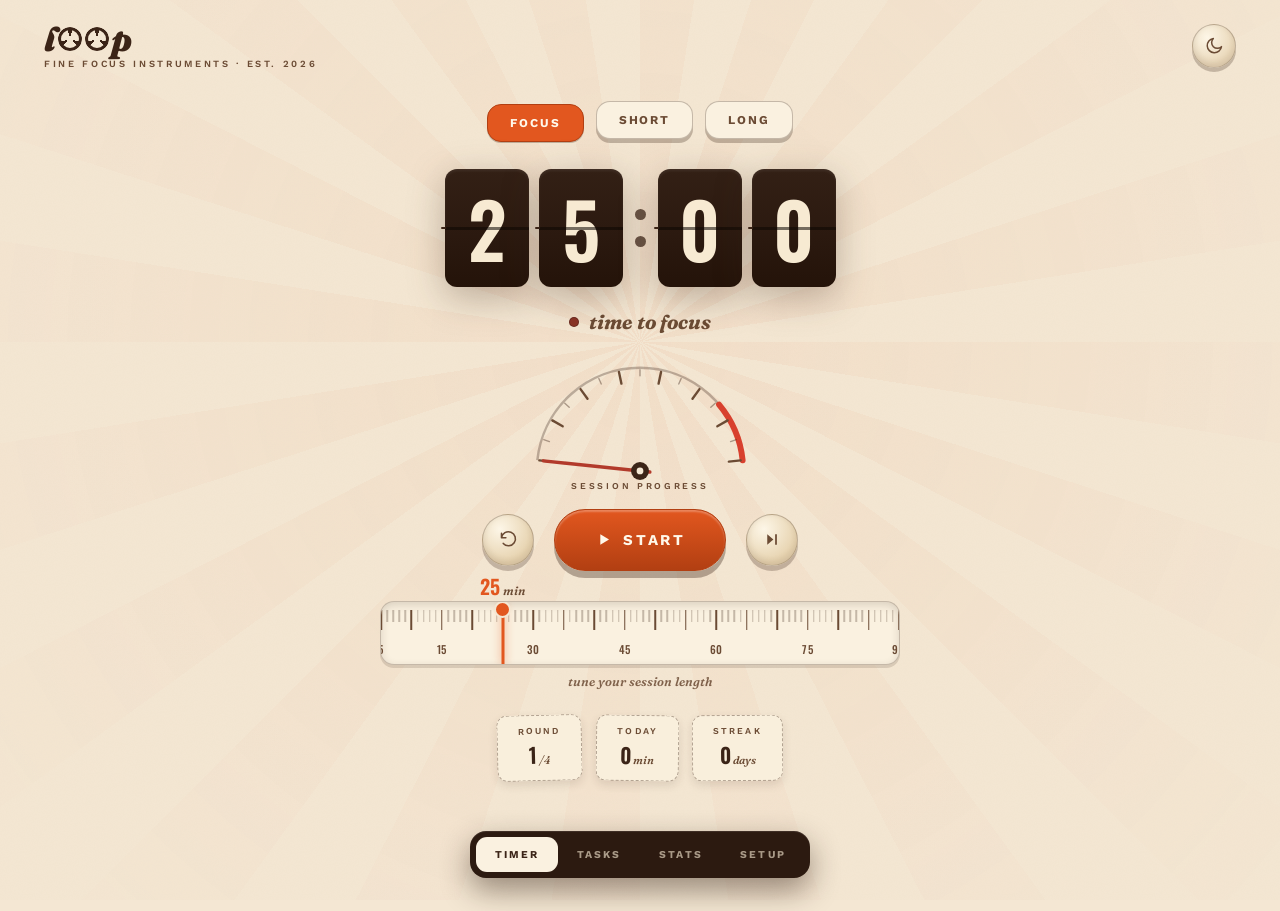
<file: retro/index.html>
<!DOCTYPE html>
<html lang="en">
<head>
<meta charset="UTF-8" />
<meta name="viewport" content="width=device-width, initial-scale=1.0, viewport-fit=cover" />
<meta name="description" content="Loop · Retro — a vintage split-flap focus timer with a VU meter and radio tuning dial." />
<meta name="theme-color" content="#f4e7d3" />
<title>Loop · Retro</title>
<link rel="preconnect" href="https://fonts.googleapis.com" />
<link rel="preconnect" href="https://fonts.gstatic.com" crossorigin />
<link href="https://fonts.googleapis.com/css2?family=Fraunces:ital,opsz,wght@0,9..144,600;0,9..144,900;1,9..144,700&family=Oswald:wght@500;600&family=Work+Sans:wght@400;500;600;700&display=swap" rel="stylesheet" />
<style>
/* ============================================================
   Loop · Retro — vintage broadcast instrument
   split-flap clock · VU meter · tuning dial · ticket stubs
   ============================================================ */
:root{
  --paper:#f4e7d3;
  --paper-2:#faf1e0;
  --card:#f9efdc;
  --ink:#3b2417;
  --ink-soft:#6b4b34;
  --ink-faint:rgba(59,36,23,.28);
  --flap:#2c1a10;
  --flap-txt:#f7ead2;
  --acc:#e2571f;
  --acc-deep:#b23f12;
  --lamp:#e8452e;
  --r-lg:22px;
  --r-md:14px;
  --ease:cubic-bezier(.22,1,.36,1);
}
body[data-mode="focus"]{ --acc:#e2571f; --acc-deep:#b23f12; }
body[data-mode="short"]{ --acc:#2f8f7e; --acc-deep:#1f6b5d; }
body[data-mode="long"] { --acc:#d9912b; --acc-deep:#a86a15; }

*{box-sizing:border-box;margin:0;padding:0}
html,body{height:100%}
body{
  font-family:'Work Sans',system-ui,sans-serif;
  background:var(--paper);
  color:var(--ink);
  min-height:100vh;
  overflow-x:hidden;
  -webkit-font-smoothing:antialiased;
  user-select:none;
  -webkit-tap-highlight-color:transparent;
  transition:background .6s var(--ease);
}
button{font-family:inherit;color:inherit;cursor:pointer;background:none;border:none}
button svg{display:block}

/* ---------- scene: sunburst + grain ---------- */
.scene{position:fixed;inset:0;z-index:0;pointer-events:none;overflow:hidden}
.burst{
  position:absolute;left:50%;top:38%;width:150vmax;height:150vmax;
  transform:translate(-50%,-50%);
  background:repeating-conic-gradient(from 0deg,rgba(226,87,31,.055) 0deg 9deg,transparent 9deg 18deg);
  -webkit-mask-image:radial-gradient(circle,#000 0%,transparent 62%);
  mask-image:radial-gradient(circle,#000 0%,transparent 62%);
  animation:burstSpin 120s linear infinite;
}
@keyframes burstSpin{to{transform:translate(-50%,-50%) rotate(360deg)}}
.grain{
  position:absolute;inset:0;opacity:.5;mix-blend-mode:multiply;
  background-image:url("data:image/svg+xml,%3Csvg xmlns='http://www.w3.org/2000/svg' width='140' height='140'%3E%3Cfilter id='n'%3E%3CfeTurbulence type='fractalNoise' baseFrequency='0.9' numOctaves='2'/%3E%3CfeColorMatrix type='matrix' values='0 0 0 0 0.35 0 0 0 0 0.25 0 0 0 0 0.18 0 0 0 0.05 0'/%3E%3C/filter%3E%3Crect width='140' height='140' filter='url(%23n)'/%3E%3C/svg%3E");
}

/* ---------- masthead ---------- */
.masthead{
  position:relative;z-index:5;display:flex;align-items:center;justify-content:space-between;
  padding:22px clamp(18px,4vw,44px) 0;transition:opacity .5s var(--ease);
}
.brand{display:flex;flex-direction:column;gap:2px}
.brand-word{
  font:italic 900 34px/1 'Fraunces',serif;letter-spacing:-.5px;display:flex;align-items:center;gap:1px;
}
.reel{
  width:.72em;height:.72em;border-radius:50%;border:3px solid var(--ink);position:relative;
  margin:0 1px;background:
    conic-gradient(var(--ink) 0 14deg,transparent 14deg 106deg,var(--ink) 106deg 134deg,transparent 134deg 226deg,var(--ink) 226deg 254deg,transparent 254deg 346deg,var(--ink) 346deg);
  -webkit-mask:radial-gradient(circle,transparent 0 18%, #000 18%);
  mask:radial-gradient(circle,transparent 0 18%, #000 18%);
  animation:reelSpin 2.4s linear infinite paused;
}
body.is-running .reel{animation-play-state:running}
@keyframes reelSpin{to{transform:rotate(360deg)}}
.tagline{font:600 9.5px 'Work Sans';letter-spacing:.28em;color:var(--ink-soft);text-transform:uppercase}
.knob-btn{
  width:44px;height:44px;border-radius:50%;
  background:radial-gradient(circle at 34% 30%,#fdf6e7,#e9d7b8 68%);
  border:1.5px solid var(--ink-faint);
  box-shadow:0 4px 0 rgba(59,36,23,.25),inset 0 -3px 6px rgba(59,36,23,.12);
  display:grid;place-items:center;color:var(--ink-soft);
  transition:transform .15s var(--ease),box-shadow .15s var(--ease);
}
.knob-btn:active{transform:translateY(3px);box-shadow:0 1px 0 rgba(59,36,23,.25)}
.knob-btn svg{width:20px;height:20px}

/* ---------- stage / views ---------- */
.stage{position:relative;z-index:2;max-width:660px;margin:0 auto;padding:18px 20px 130px}
.view{display:none;animation:rise .5s var(--ease)}
body[data-view="timer"] .view-timer,
body[data-view="tasks"] .view-tasks,
body[data-view="stats"] .view-stats,
body[data-view="settings"] .view-settings{display:block}
@keyframes rise{from{opacity:0;transform:translateY(14px)}to{opacity:1;transform:none}}

/* ---------- preset buttons ---------- */
.presets{display:flex;gap:12px;justify-content:center;margin:14px 0 30px;transition:opacity .5s var(--ease)}
.preset{
  padding:11px 22px;border-radius:var(--r-md);
  background:var(--paper-2);border:1.5px solid var(--ink-faint);
  box-shadow:0 4px 0 rgba(59,36,23,.28);
  font:700 12px 'Work Sans';letter-spacing:.16em;text-transform:uppercase;color:var(--ink-soft);
  transition:all .18s var(--ease);
}
.preset:hover{background:#fff7e6}
.preset.is-active{
  transform:translateY(3px);box-shadow:0 1px 0 rgba(59,36,23,.28);
  background:var(--acc);border-color:var(--acc-deep);color:#fff8ea;
}

/* ---------- split-flap clock ---------- */
.flipclock{display:flex;justify-content:center;align-items:center;gap:10px;perspective:900px;cursor:default}
.flap{
  position:relative;width:clamp(58px,17vw,84px);height:clamp(84px,24vw,118px);
  filter:drop-shadow(0 10px 18px rgba(59,36,23,.3));
}
.half{position:absolute;left:0;right:0;height:50%;overflow:hidden;background:linear-gradient(#332015,#2c1a10)}
.half span{
  position:absolute;left:0;right:0;height:200%;
  display:flex;align-items:center;justify-content:center;
  font:600 clamp(52px,15vw,76px)/1 'Oswald',sans-serif;color:var(--flap-txt);
}
.h-top{top:0;border-radius:12px 12px 0 0;box-shadow:inset 0 2px 3px rgba(255,255,255,.07)}
.h-top span{top:0}
.h-bot{bottom:0;border-radius:0 0 12px 12px;background:linear-gradient(#2c1a10,#241309)}
.h-bot span{bottom:0}
.flap::after{content:"";position:absolute;top:calc(50% - 1.5px);left:0;right:0;height:3px;background:rgba(12,6,2,.55);z-index:6}
.flap::before{
  content:"";position:absolute;top:calc(50% - 1px);left:-4px;width:5px;height:2px;background:var(--ink);z-index:7;
  box-shadow:calc(100% + 7px) 0 0 var(--ink);border-radius:2px;
}
.f-top,.f-bot{z-index:4;backface-visibility:hidden;display:none}
.f-top{top:0;border-radius:12px 12px 0 0;transform-origin:bottom}
.f-top span{top:0}
.f-bot{bottom:0;border-radius:0 0 12px 12px;transform-origin:top;background:linear-gradient(#2c1a10,#241309)}
.f-bot span{bottom:0}
.flap.flipping .f-top,.flap.flipping .f-bot{display:block}
.flap.flipping .f-top{animation:flipTop .3s ease-in forwards}
.flap.flipping .f-bot{transform:rotateX(90deg);animation:flipBot .3s .3s ease-out forwards}
@keyframes flipTop{to{transform:rotateX(-89deg);filter:brightness(.75)}}
@keyframes flipBot{from{transform:rotateX(89deg);filter:brightness(1.2)}to{transform:rotateX(0)}}
.colon{display:flex;flex-direction:column;gap:16px;padding:0 2px}
.colon i{width:11px;height:11px;border-radius:50%;background:var(--ink);opacity:.75}
body.is-running .colon i{animation:blink 1s steps(1) infinite}
@keyframes blink{50%{opacity:.2}}

/* ---------- session strip + VU ---------- */
.session-strip{display:flex;align-items:center;justify-content:center;gap:10px;margin:22px 0 6px}
.lamp{width:10px;height:10px;border-radius:50%;background:#8a3325;border:1px solid rgba(0,0,0,.25);transition:all .3s}
body.is-running .lamp{background:var(--lamp);box-shadow:0 0 14px var(--lamp);animation:lampPulse 1.7s ease-in-out infinite}
@keyframes lampPulse{50%{box-shadow:0 0 4px var(--lamp)}}
.session-label{font:italic 700 20px 'Fraunces',serif;color:var(--ink-soft)}
.vu{display:flex;flex-direction:column;align-items:center;margin:4px 0 18px}
.vu svg{width:min(66vw,258px);height:auto;overflow:visible}
.vu-needle{transition:transform .55s var(--ease)}
.vu-caption{font:600 9px 'Work Sans';letter-spacing:.3em;color:var(--ink-soft);text-transform:uppercase;margin-top:-8px}

/* ---------- controls ---------- */
.controls{display:flex;align-items:center;justify-content:center;gap:20px;margin:8px 0 30px;transition:opacity .5s var(--ease)}
.ctl-btn{
  width:52px;height:52px;border-radius:50%;
  background:radial-gradient(circle at 34% 28%,#fdf6e7,#e6d2ae 70%);
  border:1.5px solid var(--ink-faint);color:var(--ink-soft);
  box-shadow:0 5px 0 rgba(59,36,23,.26),inset 0 -3px 6px rgba(59,36,23,.12);
  display:grid;place-items:center;transition:all .15s var(--ease);
}
.ctl-btn:active{transform:translateY(4px);box-shadow:0 1px 0 rgba(59,36,23,.26)}
.ctl-btn svg{width:21px;height:21px}
.start-pill{
  min-width:172px;height:62px;border-radius:31px;
  display:flex;align-items:center;justify-content:center;gap:10px;
  background:linear-gradient(180deg,var(--acc),var(--acc-deep));
  border:1.5px solid var(--acc-deep);color:#fff8ea;
  font:700 15px 'Work Sans';letter-spacing:.18em;text-transform:uppercase;
  box-shadow:0 7px 0 rgba(59,36,23,.35),inset 0 2px 2px rgba(255,255,255,.28);
  transition:all .15s var(--ease);
}
.start-pill:active{transform:translateY(5px);box-shadow:0 2px 0 rgba(59,36,23,.35)}
.start-pill svg{width:19px;height:19px;fill:currentColor}
.start-pill .ic-pause{display:none}
body.is-running .start-pill .ic-play{display:none}
body.is-running .start-pill .ic-pause{display:block}

/* ---------- tuning dial (session length) ---------- */
.tuning{margin:0 auto 26px;max-width:520px;position:relative;transition:opacity .4s var(--ease)}
body.is-running .tuning{opacity:.28;pointer-events:none}
.tune-value{
  position:absolute;top:-30px;transform:translateX(-50%);white-space:nowrap;
  font:600 20px 'Oswald';color:var(--acc);transition:left .15s var(--ease);
}
.tune-value em{font:italic 600 12px 'Fraunces',serif;color:var(--ink-soft);margin-left:3px}
.tune-band{
  position:relative;height:64px;border-radius:var(--r-md);cursor:ew-resize;touch-action:none;
  background:linear-gradient(#33211466,#3b241722),var(--paper-2);
  background:var(--paper-2);
  border:1.5px solid var(--ink-faint);
  box-shadow:inset 0 3px 8px rgba(59,36,23,.16),0 3px 0 rgba(59,36,23,.14);
  overflow:hidden;
}
.tune-fill{position:absolute;top:0;bottom:0;left:0;width:0;background:rgba(226,87,31,.13);background:color-mix(in srgb,var(--acc) 14%,transparent)}
.tune-ticks{position:absolute;inset:0}
.r-tick{position:absolute;top:8px;width:1.5px;height:12px;background:var(--ink-faint);transform:translateX(-50%)}
.r-tick.major{height:20px;background:var(--ink-soft)}
.r-label{
  position:absolute;bottom:7px;transform:translateX(-50%);
  font:500 11px 'Oswald';letter-spacing:.06em;color:var(--ink-soft);
}
.tune-needle{
  position:absolute;top:0;bottom:0;width:3px;background:var(--acc);transform:translateX(-50%);
  transition:left .15s var(--ease);pointer-events:none;
  box-shadow:0 0 8px color-mix(in srgb,var(--acc) 60%,transparent);
}
.tune-needle::after{
  content:"";position:absolute;top:-1px;left:50%;transform:translate(-50%,0);
  width:13px;height:13px;border-radius:50%;background:var(--acc);border:2.5px solid var(--paper);
}
.tune-hint{margin-top:9px;text-align:center;font:italic 600 12.5px 'Fraunces',serif;color:var(--ink-soft);opacity:.85}

/* ---------- ticket stubs ---------- */
.stubs{display:flex;gap:14px;justify-content:center;flex-wrap:wrap;transition:opacity .5s var(--ease)}
.stub{
  display:flex;flex-direction:column;align-items:center;gap:3px;
  padding:10px 20px;border-radius:10px;background:var(--card);
  border:1.5px dashed rgba(59,36,23,.38);transform:rotate(-1.4deg);
  box-shadow:0 4px 10px rgba(59,36,23,.12);
}
.stub:nth-child(2){transform:rotate(1deg)}
.stub:nth-child(3){transform:rotate(-.6deg)}
.stub .k{font:600 9px 'Work Sans';letter-spacing:.24em;text-transform:uppercase;color:var(--ink-soft)}
.stub .v{font:600 21px 'Oswald';color:var(--ink)}
.stub .v i{font:italic 600 11px 'Fraunces',serif;color:var(--ink-soft);margin-left:2px}

/* ---------- panels (tasks/stats/settings) ---------- */
.panel{
  background:var(--card);border:1.5px solid var(--ink-faint);border-radius:var(--r-lg);
  box-shadow:0 8px 0 rgba(59,36,23,.14);padding:24px;margin-top:16px;
}
.panel-head{display:flex;align-items:baseline;justify-content:space-between;margin-bottom:18px}
.panel-head h2{font:900 26px 'Fraunces',serif;letter-spacing:-.3px}
.panel-sub{font:italic 600 13px 'Fraunces',serif;color:var(--ink-soft)}

/* tasks */
.task-form{display:flex;gap:10px;margin-bottom:16px}
.task-form input{
  flex:1;min-width:0;padding:13px 16px;border-radius:var(--r-md);
  border:1.5px solid var(--ink-faint);background:#fffaee;color:var(--ink);
  font:500 14px 'Work Sans';outline:none;
}
.task-form input:focus{border-color:var(--acc)}
.task-form input::placeholder{color:var(--ink-soft);opacity:.6;font-style:italic}
.stepper{
  display:flex;align-items:center;gap:2px;border:1.5px solid var(--ink-faint);
  border-radius:var(--r-md);background:var(--paper-2);padding:3px;
}
.step-btn{width:32px;height:36px;font:700 17px 'Work Sans';color:var(--ink-soft);border-radius:9px}
.step-btn:hover{background:rgba(59,36,23,.08)}
.stepper span{min-width:24px;text-align:center;font:600 16px 'Oswald'}
.add-btn{
  width:46px;border-radius:var(--r-md);background:var(--acc);color:#fff8ea;
  border:1.5px solid var(--acc-deep);box-shadow:0 4px 0 rgba(59,36,23,.3);
  display:grid;place-items:center;transition:all .15s var(--ease);
}
.add-btn:active{transform:translateY(3px);box-shadow:0 1px 0 rgba(59,36,23,.3)}
.add-btn svg{width:19px;height:19px}
.task-list{list-style:none}
.task-item{
  display:flex;align-items:center;gap:12px;padding:13px 4px;
  border-bottom:1.5px dashed rgba(59,36,23,.22);cursor:pointer;transition:background .2s;
}
.task-item:hover{background:rgba(59,36,23,.04)}
.task-item.active-task{box-shadow:inset 3px 0 0 var(--acc);padding-left:12px}
.task-check{
  width:27px;height:27px;border-radius:50%;flex:none;
  border:2px solid var(--ink-soft);display:grid;place-items:center;color:transparent;
  transition:all .2s var(--ease);
}
.task-check.checked{background:var(--acc);border-color:var(--acc-deep);color:#fff8ea}
.task-check svg{width:14px;height:14px}
.task-text{flex:1;font:500 14.5px 'Work Sans';min-width:0;overflow:hidden;text-overflow:ellipsis;white-space:nowrap}
.task-item.done .task-text{text-decoration:line-through;opacity:.5}
.task-pips{display:flex;gap:4px;align-items:center}
.task-pip{width:8px;height:8px;border-radius:50%;border:1.5px solid var(--ink-soft)}
.task-pip.fill{background:var(--acc);border-color:var(--acc)}
.pip-text{font:600 12px 'Oswald';color:var(--ink-soft)}
.task-del{width:28px;height:28px;border-radius:8px;color:var(--ink-soft);opacity:.4;display:grid;place-items:center}
.task-del:hover{opacity:1;color:#c0392b;background:rgba(192,57,43,.1)}
.task-del svg{width:14px;height:14px}
.empty-tasks{font:italic 600 14px 'Fraunces',serif;color:var(--ink-soft);text-align:center;padding:18px 10px}

/* stats */
.stat-grid{display:grid;grid-template-columns:repeat(2,1fr);gap:14px;margin-top:16px}
.stat-card{
  background:var(--card);border:1.5px dashed rgba(59,36,23,.38);border-radius:var(--r-md);
  padding:20px;text-align:center;transform:rotate(-.8deg);box-shadow:0 5px 12px rgba(59,36,23,.1);
}
.stat-card:nth-child(2n){transform:rotate(.8deg)}
.stat-num{font:600 34px 'Oswald';color:var(--ink)}
.stat-num i{font:italic 600 15px 'Fraunces',serif;color:var(--acc);margin-left:2px}
.stat-cap{font:600 9.5px 'Work Sans';letter-spacing:.22em;text-transform:uppercase;color:var(--ink-soft);margin-top:4px}
.week-bars{display:flex;gap:10px;align-items:flex-end;height:150px;padding-top:8px}
.bar-col{flex:1;display:flex;flex-direction:column;align-items:center;gap:6px;height:100%}
.bar-shell{flex:1;width:100%;max-width:38px;display:flex;align-items:flex-end;background:rgba(59,36,23,.07);border-radius:8px;overflow:hidden}
.bar{width:100%;background:#d9912b;border-radius:8px 8px 0 0;transition:height .6s var(--ease)}
.bar.today{background:var(--acc)}
.bar-min{font:600 11px 'Oswald';color:var(--ink-soft)}
.bar-label{font:600 9px 'Work Sans';letter-spacing:.14em;text-transform:uppercase;color:var(--ink-soft)}

/* settings */
.setting-row{display:flex;align-items:center;justify-content:space-between;gap:14px;padding:15px 0;border-bottom:1.5px dashed rgba(59,36,23,.2)}
.setting-info{display:flex;flex-direction:column;gap:2px}
.setting-label{font:600 14.5px 'Work Sans'}
.setting-info small{font:italic 600 12px 'Fraunces',serif;color:var(--ink-soft)}
.switch{
  width:58px;height:31px;border-radius:9px;background:#e8d7bb;flex:none;
  border:1.5px solid var(--ink-faint);position:relative;
  box-shadow:inset 0 2px 5px rgba(59,36,23,.18);transition:background .25s;
}
.switch .knob{
  position:absolute;top:2px;left:2px;width:25px;height:23px;border-radius:6px;
  background:linear-gradient(180deg,#8a6a4c,#6b4b34);transition:left .22s var(--ease),background .25s;
  box-shadow:0 2px 3px rgba(0,0,0,.3),inset 0 1px 1px rgba(255,255,255,.3);
}
.switch[aria-checked="true"]{background:color-mix(in srgb,var(--acc) 26%,#e8d7bb)}
.switch[aria-checked="true"] .knob{left:calc(100% - 29px);background:linear-gradient(180deg,var(--acc),var(--acc-deep))}
.setting-note{font:italic 600 12.5px 'Fraunces',serif;color:var(--ink-soft);padding:15px 0 6px}
.danger-btn{
  margin-top:14px;width:100%;padding:13px;border-radius:var(--r-md);
  border:1.5px dashed #b23a2b;color:#b23a2b;background:rgba(178,58,43,.06);
  font:700 12px 'Work Sans';letter-spacing:.2em;text-transform:uppercase;transition:all .2s;
}
.danger-btn:hover,.danger-btn.armed{background:#b23a2b;color:#fff6ec;border-style:solid}

/* ---------- dock ---------- */
.dock{
  position:fixed;bottom:22px;left:50%;transform:translateX(-50%);z-index:20;
  display:flex;padding:6px;border-radius:16px;background:var(--flap);
  box-shadow:0 12px 30px rgba(41,22,10,.45),inset 0 1px 1px rgba(255,255,255,.1);
  transition:opacity .4s var(--ease),transform .4s var(--ease);
}
.dock-bubble{
  position:absolute;top:6px;left:6px;width:82px;height:calc(100% - 12px);
  border-radius:11px;background:var(--paper-2);transition:transform .35s var(--ease);
}
.dock-btn{
  position:relative;width:82px;padding:11px 0;border-radius:11px;
  font:700 10.5px 'Work Sans';letter-spacing:.2em;text-transform:uppercase;
  color:rgba(247,234,210,.62);transition:color .3s;
}
.dock-btn.is-active{color:var(--ink)}

/* ---------- zen ---------- */
.zen-hint{
  position:fixed;bottom:26px;left:50%;transform:translateX(-50%);z-index:20;
  font:italic 600 13px 'Fraunces',serif;color:var(--paper-2);opacity:0;pointer-events:none;
  transition:opacity .6s var(--ease);
}
body.zen{background:#221408}
body.zen .burst{opacity:.4}
body.zen .masthead,body.zen .presets,body.zen .controls,body.zen .tuning,
body.zen .stubs,body.zen .dock{opacity:0;pointer-events:none}
body.zen .zen-hint{opacity:.7}
body.zen .session-label{color:#cbb28e}
body.zen .vu-caption{color:#a8875f}
body.zen .flipclock{cursor:pointer}
body.zen .flap{filter:drop-shadow(0 0 26px rgba(226,87,31,.25))}
body.zen .stage{padding-top:14vh}

/* completion flash */
body.flash .scene::after{
  content:"";position:absolute;inset:0;background:color-mix(in srgb,var(--acc) 22%,transparent);
  animation:flashFade .7s var(--ease) forwards;
}
@keyframes flashFade{from{opacity:1}to{opacity:0}}

@media (max-width:520px){
  .stubs{gap:9px}
  .stub{padding:8px 13px}
  .panel{padding:18px}
  .dock-btn,.dock-bubble{width:70px}
  .stage{padding-bottom:118px}
}
</style>
</head>
<body data-mode="focus" data-view="timer">

<div class="scene" aria-hidden="true"><span class="burst"></span><span class="grain"></span></div>

<header class="masthead">
  <div class="brand">
    <div class="brand-word">l<span class="reel"></span><span class="reel"></span>p</div>
    <div class="tagline">fine focus instruments · est. 2026</div>
  </div>
  <button id="zenBtn" class="knob-btn" title="Zen mode · F" aria-label="Zen mode">
    <svg viewBox="0 0 24 24"><path d="M21 12.8A8.6 8.6 0 1 1 11.2 3a6.8 6.8 0 0 0 9.8 9.8Z" fill="none" stroke="currentColor" stroke-width="1.8" stroke-linecap="round" stroke-linejoin="round"/></svg>
  </button>
</header>

<main class="stage">

  <!-- ============ TIMER ============ -->
  <section class="view view-timer">
    <div class="presets" role="tablist">
      <button class="preset is-active" data-set="focus" role="tab">Focus</button>
      <button class="preset" data-set="short" role="tab">Short</button>
      <button class="preset" data-set="long" role="tab">Long</button>
    </div>

    <div class="flipclock" id="flipclock" aria-live="off">
      <div class="flap" id="flapM1">
        <div class="half h-top"><span>0</span></div><div class="half h-bot"><span>0</span></div>
        <div class="half f-top"><span>0</span></div><div class="half f-bot"><span>0</span></div>
      </div>
      <div class="flap" id="flapM2">
        <div class="half h-top"><span>0</span></div><div class="half h-bot"><span>0</span></div>
        <div class="half f-top"><span>0</span></div><div class="half f-bot"><span>0</span></div>
      </div>
      <div class="colon"><i></i><i></i></div>
      <div class="flap" id="flapS1">
        <div class="half h-top"><span>0</span></div><div class="half h-bot"><span>0</span></div>
        <div class="half f-top"><span>0</span></div><div class="half f-bot"><span>0</span></div>
      </div>
      <div class="flap" id="flapS2">
        <div class="half h-top"><span>0</span></div><div class="half h-bot"><span>0</span></div>
        <div class="half f-top"><span>0</span></div><div class="half f-bot"><span>0</span></div>
      </div>
    </div>

    <div class="session-strip">
      <span class="lamp"></span>
      <span id="sessionLabel" class="session-label">time to focus</span>
    </div>

    <div class="vu">
      <svg id="vuSvg" viewBox="0 0 260 150" aria-hidden="true"></svg>
      <div class="vu-caption">session progress</div>
    </div>

    <div class="controls">
      <button id="resetBtn" class="ctl-btn" title="Reset · R" aria-label="Reset">
        <svg viewBox="0 0 24 24"><path d="M4 10a8 8 0 1 1 2 6.5M4 10V5m0 5h5" fill="none" stroke="currentColor" stroke-width="1.8" stroke-linecap="round" stroke-linejoin="round"/></svg>
      </button>
      <button id="startBtn" class="start-pill" aria-label="Start">
        <svg class="ic-play" viewBox="0 0 24 24"><path d="M8 5.5v13l11-6.5Z"/></svg>
        <svg class="ic-pause" viewBox="0 0 24 24"><path d="M7.5 5h3v14h-3zM13.5 5h3v14h-3z"/></svg>
        <span id="startLabel">Start</span>
      </button>
      <button id="skipBtn" class="ctl-btn" title="Skip · S" aria-label="Skip">
        <svg viewBox="0 0 24 24"><path d="M6 6l7 6-7 6V6zm9 0h2v12h-2z" fill="currentColor" stroke="none"/></svg>
      </button>
    </div>

    <div class="tuning" id="rulerWrap">
      <div class="tune-value" id="rulerValue">25<em>min</em></div>
      <div class="tune-band" id="ruler">
        <div class="tune-fill" id="rulerFill"></div>
        <div class="tune-ticks" id="rulerTicks"></div>
        <div class="tune-needle" id="rulerHandle"></div>
      </div>
      <div class="tune-hint">tune your session length</div>
    </div>

    <div class="stubs">
      <div class="stub"><span class="k">Round</span><span class="v" id="roundCount">1<i>/4</i></span></div>
      <div class="stub"><span class="k">Today</span><span class="v" id="focusedToday">0<i>min</i></span></div>
      <div class="stub"><span class="k">Streak</span><span class="v" id="streakChip">0<i>days</i></span></div>
    </div>
  </section>

  <!-- ============ TASKS ============ -->
  <section class="view view-tasks">
    <div class="panel">
      <div class="panel-head"><h2>The Ledger</h2><span id="taskSummary" class="panel-sub">0/0 done</span></div>
      <form id="taskForm" class="task-form">
        <input id="taskInput" type="text" placeholder="What's on the docket?" aria-label="New task" maxlength="120" autocomplete="off" />
        <div class="stepper" id="pomoStepper">
          <button type="button" class="step-btn" data-step="-1" aria-label="Fewer sessions">−</button>
          <span id="pomoCount" title="Estimated focus sessions">1</span>
          <button type="button" class="step-btn" data-step="1" aria-label="More sessions">+</button>
        </div>
        <button type="submit" class="add-btn" aria-label="Add task">
          <svg viewBox="0 0 24 24"><path d="M12 5v14M5 12h14" fill="none" stroke="currentColor" stroke-width="2.2" stroke-linecap="round"/></svg>
        </button>
      </form>
      <ul id="taskList" class="task-list"></ul>
      <p id="emptyTasks" class="empty-tasks">The ledger is empty. Add a job, tap it to make it active — each finished session punches a hole.</p>
    </div>
  </section>

  <!-- ============ STATS ============ -->
  <section class="view view-stats">
    <div class="stat-grid">
      <div class="stat-card"><div id="statToday" class="stat-num">0<i>m</i></div><div class="stat-cap">focused today</div></div>
      <div class="stat-card"><div id="statSessions" class="stat-num">0</div><div class="stat-cap">sessions today</div></div>
      <div class="stat-card"><div id="statTotal" class="stat-num">0<i>h</i></div><div class="stat-cap">all-time focus</div></div>
      <div class="stat-card"><div id="statStreak" class="stat-num">0<i>d</i></div><div class="stat-cap">day streak</div></div>
    </div>
    <div class="panel">
      <div class="panel-head"><h2>Last 7 days</h2><span class="panel-sub" id="weekTotal"></span></div>
      <div id="weekBars" class="week-bars"></div>
    </div>
  </section>

  <!-- ============ SETTINGS ============ -->
  <section class="view view-settings">
    <div class="panel">
      <div class="panel-head"><h2>The Workshop</h2></div>
      <div class="setting-row">
        <div class="setting-info"><span class="setting-label">Rounds before long break</span><small>focus sessions per cycle</small></div>
        <div class="stepper" id="roundsStepper">
          <button type="button" class="step-btn" data-step="-1">−</button>
          <span id="roundsCount">4</span>
          <button type="button" class="step-btn" data-step="1">+</button>
        </div>
      </div>
      <div class="setting-row">
        <div class="setting-info"><span class="setting-label">Auto-start next session</span><small>roll straight into breaks &amp; focus</small></div>
        <button class="switch" id="autoSwitch" role="switch" aria-checked="false" aria-label="Auto-start next session"><span class="knob"></span></button>
      </div>
      <div class="setting-row">
        <div class="setting-info"><span class="setting-label">Sound</span><small>woody ticks &amp; warm chimes</small></div>
        <button class="switch" id="soundSwitch" role="switch" aria-checked="true" aria-label="Sound"><span class="knob"></span></button>
      </div>
      <div class="setting-note">Session lengths live under the clock — spin the tuning dial.</div>
      <button id="resetStats" class="danger-btn">Reset all stats</button>
    </div>
  </section>
</main>

<nav class="dock" id="dock">
  <span class="dock-bubble" id="dockBubble"></span>
  <button class="dock-btn is-active" data-view="timer">Timer</button>
  <button class="dock-btn" data-view="tasks">Tasks</button>
  <button class="dock-btn" data-view="stats">Stats</button>
  <button class="dock-btn" data-view="settings">Setup</button>
</nav>

<div class="zen-hint" id="zenHint">space to start &nbsp;·&nbsp; esc to exit</div>

<script>
/* Loop · Retro — vintage broadcast engine. Vanilla JS, localStorage. */
(() => {
  'use strict';

  const STORE_KEY = 'loop.retro.v1';
  const MODE_LABELS = { focus: 'time to focus', short: 'short break', long: 'long break' };
  const MODE_TAB_LABELS = { focus: 'Focus', short: 'Short Break', long: 'Long Break' };
  const RULER_RANGE = { focus: [5, 90], short: [1, 30], long: [5, 45] };
  const MAX_TASK_PIPS = 8;
  const DEFAULT_SETTINGS = { focus: 25, short: 5, long: 15, rounds: 4, autoStart: false, sound: true };
  const DOCK_STEP = () => document.querySelector('.dock-btn').offsetWidth;

  /* ---------- State ---------- */
  const load = () => {
    try { return JSON.parse(localStorage.getItem(STORE_KEY)) || {}; }
    catch { return {}; }
  };
  const saved = load();
  const state = {
    settings: { ...DEFAULT_SETTINGS, ...(saved.settings || {}) },
    tasks: saved.tasks || [],
    stats: saved.stats || { totalSeconds: 0, days: {}, lastDay: null, streak: 0 },
    mode: 'focus', round: 1, running: false, remaining: 0,
    activeTaskId: saved.activeTaskId || null, pomoEstimate: 1, view: 'timer',
  };
  const save = () => {
    localStorage.setItem(STORE_KEY, JSON.stringify({
      settings: state.settings, tasks: state.tasks, stats: state.stats, activeTaskId: state.activeTaskId,
    }));
  };

  const $ = (id) => document.getElementById(id);
  const els = {
    sessionLabel: $('sessionLabel'), startBtn: $('startBtn'), startLabel: $('startLabel'),
    resetBtn: $('resetBtn'), skipBtn: $('skipBtn'), roundCount: $('roundCount'),
    focusedToday: $('focusedToday'), streakChip: $('streakChip'),
    presets: document.querySelectorAll('.preset'),
    ruler: $('ruler'), rulerTicks: $('rulerTicks'), rulerFill: $('rulerFill'),
    rulerHandle: $('rulerHandle'), rulerValue: $('rulerValue'),
    taskForm: $('taskForm'), taskInput: $('taskInput'), taskList: $('taskList'),
    emptyTasks: $('emptyTasks'), taskSummary: $('taskSummary'),
    dock: $('dock'), dockBubble: $('dockBubble'), flipclock: $('flipclock'),
  };

  const svgIcon = (path, stroke = true) => {
    const attrs = stroke
      ? 'fill="none" stroke="currentColor" stroke-width="2.4" stroke-linecap="round" stroke-linejoin="round"'
      : 'fill="currentColor"';
    return `<svg viewBox="0 0 24 24"><path d="${path}" ${attrs}/></svg>`;
  };
  const ICON_CHECK = svgIcon('M4.5 12.5l5 5L19.5 7');
  const ICON_X = svgIcon('M6 6l12 12M18 6L6 18');

  /* ---------- Sound: woody ticks + warm chime ---------- */
  let audioCtx = null;
  const audio = () => {
    if (!audioCtx) {
      try { audioCtx = new (window.AudioContext || window.webkitAudioContext)(); } catch { /* no audio */ }
    }
    return audioCtx;
  };

  function tickSound(freq = 520, gainVal = 0.05) {
    if (!state.settings.sound) return;
    const ctx = audio();
    if (!ctx) return;
    const osc = ctx.createOscillator();
    const gain = ctx.createGain();
    osc.type = 'triangle';
    osc.frequency.setValueAtTime(freq, ctx.currentTime);
    osc.frequency.exponentialRampToValueAtTime(freq * 0.55, ctx.currentTime + 0.07);
    gain.gain.setValueAtTime(gainVal, ctx.currentTime);
    gain.gain.exponentialRampToValueAtTime(0.0001, ctx.currentTime + 0.08);
    osc.connect(gain).connect(ctx.destination);
    osc.start();
    osc.stop(ctx.currentTime + 0.09);
  }

  function chime() {
    if (!state.settings.sound) return;
    const ctx = audio();
    if (!ctx) return;
    [392, 494, 659].forEach((freq, i) => {
      const osc = ctx.createOscillator();
      const gain = ctx.createGain();
      const filter = ctx.createBiquadFilter();
      filter.type = 'lowpass';
      filter.frequency.value = 1400;
      osc.type = 'triangle';
      osc.frequency.value = freq;
      const t = ctx.currentTime + i * 0.19;
      gain.gain.setValueAtTime(0.0001, t);
      gain.gain.exponentialRampToValueAtTime(0.24, t + 0.02);
      gain.gain.exponentialRampToValueAtTime(0.0001, t + 0.75);
      osc.connect(filter).connect(gain).connect(ctx.destination);
      osc.start(t);
      osc.stop(t + 0.8);
    });
  }

  /* ---------- Split-flap clock ---------- */
  function makeFlap(el) {
    const tSpan = el.querySelector('.h-top span');
    const bSpan = el.querySelector('.h-bot span');
    const ftSpan = el.querySelector('.f-top span');
    const fbSpan = el.querySelector('.f-bot span');
    let cur = null, tm = null;
    return (val) => {
      if (val === cur) return;
      if (cur === null) {
        tSpan.textContent = bSpan.textContent = val;
        cur = val;
        return;
      }
      clearTimeout(tm);
      ftSpan.textContent = cur;
      fbSpan.textContent = val;
      tSpan.textContent = val;
      bSpan.textContent = cur;
      el.classList.remove('flipping');
      void el.offsetWidth;
      el.classList.add('flipping');
      cur = val;
      tm = setTimeout(() => {
        bSpan.textContent = val;
        el.classList.remove('flipping');
      }, 620);
    };
  }
  const flaps = [makeFlap($('flapM1')), makeFlap($('flapM2')), makeFlap($('flapS1')), makeFlap($('flapS2'))];

  function renderTime(m, s) {
    const mm = String(m).padStart(2, '0');
    const ss = String(s).padStart(2, '0');
    flaps[0](mm[0]); flaps[1](mm[1]); flaps[2](ss[0]); flaps[3](ss[1]);
    return `${mm}:${ss}`;
  }

  /* ---------- VU meter ---------- */
  const VU = { cx: 130, cy: 132, r: 104 };
  const polar = (deg, r) => {
    const rad = (deg * Math.PI) / 180;
    return [VU.cx + r * Math.sin(rad), VU.cy - r * Math.cos(rad)];
  };
  const arcPath = (a1, a2, r) => {
    const [x1, y1] = polar(a1, r);
    const [x2, y2] = polar(a2, r);
    return `M ${x1} ${y1} A ${r} ${r} 0 ${a2 - a1 > 180 ? 1 : 0} 1 ${x2} ${y2}`;
  };
  let vuNeedle = null;

  function buildVU() {
    const svg = $('vuSvg');
    const NS = 'http://www.w3.org/2000/svg';
    const mk = (tag, attrs) => {
      const el = document.createElementNS(NS, tag);
      Object.entries(attrs).forEach(([k, v]) => el.setAttribute(k, v));
      svg.appendChild(el);
      return el;
    };
    mk('path', { d: arcPath(-84, 84, VU.r), fill: 'none', stroke: 'rgba(59,36,23,.3)', 'stroke-width': 2.5 });
    mk('path', { d: arcPath(50, 84, VU.r), fill: 'none', stroke: '#d8402e', 'stroke-width': 6, 'stroke-linecap': 'round' });
    for (let a = -84; a <= 84; a += 12) {
      const major = ((a + 84) / 12) % 2 === 0;
      const [x1, y1] = polar(a, VU.r - (major ? 14 : 8));
      const [x2, y2] = polar(a, VU.r - 2);
      mk('line', { x1, y1, x2, y2, stroke: major ? '#6b4b34' : 'rgba(59,36,23,.4)', 'stroke-width': major ? 2.4 : 1.4, 'stroke-linecap': 'round' });
    }
    const g = document.createElementNS(NS, 'g');
    g.setAttribute('class', 'vu-needle');
    g.style.transformOrigin = `${VU.cx}px ${VU.cy}px`;
    const needle = document.createElementNS(NS, 'line');
    const [nx, ny] = [VU.cx, VU.cy - VU.r + 6];
    needle.setAttribute('x1', VU.cx); needle.setAttribute('y1', VU.cy + 10);
    needle.setAttribute('x2', nx); needle.setAttribute('y2', ny);
    needle.setAttribute('stroke', '#b23a2b'); needle.setAttribute('stroke-width', 3.4);
    needle.setAttribute('stroke-linecap', 'round');
    g.appendChild(needle);
    svg.appendChild(g);
    const hub = document.createElementNS(NS, 'circle');
    hub.setAttribute('cx', VU.cx); hub.setAttribute('cy', VU.cy); hub.setAttribute('r', 9);
    hub.setAttribute('fill', '#3b2417');
    svg.appendChild(hub);
    const hub2 = document.createElementNS(NS, 'circle');
    hub2.setAttribute('cx', VU.cx); hub2.setAttribute('cy', VU.cy); hub2.setAttribute('r', 3.4);
    hub2.setAttribute('fill', '#f4e7d3');
    svg.appendChild(hub2);
    vuNeedle = g;
  }

  function renderVU() {
    if (!vuNeedle) return;
    const total = modeSeconds(state.mode);
    const elapsed = total ? 1 - state.remaining / total : 0;
    vuNeedle.style.transform = `rotate(${-84 + elapsed * 168}deg)`;
  }

  /* ---------- Timer engine ---------- */
  let ticker = null;
  let endAt = 0;
  const modeSeconds = (mode) => state.settings[mode] * 60;

  function setMode(mode, { resetRound = false } = {}) {
    state.mode = mode;
    if (resetRound) state.round = 1;
    state.remaining = modeSeconds(mode);
    document.body.dataset.mode = mode;
    els.presets.forEach((c) => c.classList.toggle('is-active', c.dataset.set === mode));
    els.sessionLabel.textContent = MODE_LABELS[mode];
    buildRuler();
    render();
  }

  function render() {
    const m = Math.floor(state.remaining / 60);
    const s = state.remaining % 60;
    const time = renderTime(m, s);
    renderVU();
    renderRulerProgress();
    document.title = state.running ? `${time} — ${MODE_TAB_LABELS[state.mode]}` : 'Loop · Retro';
    els.startLabel.textContent = state.running ? 'Pause' : 'Start';
    els.roundCount.innerHTML = `${state.round}<i>/${state.settings.rounds}</i>`;
    els.focusedToday.innerHTML = `${todayMinutes()}<i>min</i>`;
    els.streakChip.innerHTML = `${state.stats.streak || 0}<i>days</i>`;
    document.body.classList.toggle('is-running', state.running);
  }

  function start() {
    if (state.running) return pause();
    state.running = true;
    endAt = Date.now() + state.remaining * 1000;
    ticker = setInterval(tick, 250);
    tickSound(620, 0.06);
    render();
  }

  function pause() {
    state.running = false;
    clearInterval(ticker);
    tickSound(420, 0.05);
    render();
  }

  function tick() {
    const left = Math.round((endAt - Date.now()) / 1000);
    if (left !== state.remaining) {
      state.remaining = Math.max(0, left);
      render();
    }
    if (left <= 0) complete();
  }

  function reset() {
    state.running = false;
    clearInterval(ticker);
    state.remaining = modeSeconds(state.mode);
    tickSound(340, 0.045);
    render();
  }

  function complete() {
    state.running = false;
    clearInterval(ticker);
    chime();
    notify();
    document.body.classList.add('flash');
    setTimeout(() => document.body.classList.remove('flash'), 700);

    if (state.mode === 'focus') {
      recordFocus(state.settings.focus);
      incrementActiveTask();
      const isLong = state.round % state.settings.rounds === 0;
      const next = isLong ? 'long' : 'short';
      state.round = isLong ? 1 : state.round + 1;
      setMode(next);
    } else {
      setMode('focus');
    }
    save();
    if (state.settings.autoStart) start();
  }

  function skip() {
    pause();
    if (state.mode === 'focus') {
      const isLong = state.round % state.settings.rounds === 0;
      state.round = isLong ? 1 : state.round + 1;
      setMode(isLong ? 'long' : 'short');
    } else {
      setMode('focus');
    }
  }

  /* ---------- Tuning dial (session length) ---------- */
  const rulerRange = () => RULER_RANGE[state.mode];
  const minuteToPct = (min) => {
    const [lo, hi] = rulerRange();
    return ((min - lo) / (hi - lo)) * 100;
  };

  function buildRuler() {
    const [lo, hi] = rulerRange();
    els.rulerTicks.innerHTML = '';
    for (let m = lo; m <= hi; m++) {
      const tick = document.createElement('span');
      tick.className = 'r-tick' + (m % 5 === 0 ? ' major' : '');
      tick.style.left = `${minuteToPct(m)}%`;
      els.rulerTicks.appendChild(tick);
      const isLabeled = m === lo || m === hi || (m % 15 === 0 && m - lo >= 5 && hi - m >= 5);
      if (isLabeled) {
        const label = document.createElement('span');
        label.className = 'r-label';
        label.style.left = `${minuteToPct(m)}%`;
        label.textContent = m;
        els.rulerTicks.appendChild(label);
      }
    }
    positionRulerHandle();
  }

  function positionRulerHandle() {
    const pct = minuteToPct(state.settings[state.mode]);
    els.rulerHandle.style.left = `${pct}%`;
    els.rulerValue.style.left = `${pct}%`;
    els.rulerValue.innerHTML = `${state.settings[state.mode]}<em>min</em>`;
  }

  function renderRulerProgress() {
    const pct = minuteToPct(state.settings[state.mode]);
    if (state.running || state.remaining < modeSeconds(state.mode)) {
      const total = modeSeconds(state.mode);
      const elapsed = total ? 1 - state.remaining / total : 0;
      els.rulerFill.style.width = `${pct * elapsed}%`;
    } else {
      els.rulerFill.style.width = '0%';
    }
  }

  let dragMinute = null;
  function rulerFromEvent(e) {
    const [lo, hi] = rulerRange();
    const rect = els.ruler.getBoundingClientRect();
    const frac = Math.min(1, Math.max(0, (e.clientX - rect.left) / rect.width));
    return Math.round(lo + frac * (hi - lo));
  }

  function applyRulerMinute(min) {
    if (min === state.settings[state.mode]) return;
    state.settings[state.mode] = min;
    if (!state.running) state.remaining = modeSeconds(state.mode);
    tickSound(760, 0.028);
    positionRulerHandle();
    render();
  }

  els.ruler.addEventListener('pointerdown', (e) => {
    if (state.running) return;
    els.ruler.setPointerCapture(e.pointerId);
    dragMinute = rulerFromEvent(e);
    applyRulerMinute(dragMinute);
  });
  els.ruler.addEventListener('pointermove', (e) => {
    if (dragMinute === null) return;
    const min = rulerFromEvent(e);
    if (min !== dragMinute) {
      dragMinute = min;
      applyRulerMinute(min);
    }
  });
  els.ruler.addEventListener('pointerup', () => {
    if (dragMinute === null) return;
    dragMinute = null;
    save();
  });

  /* ---------- Stats ---------- */
  const todayKey = () => new Date().toISOString().slice(0, 10);
  const todayMinutes = () => Math.round((state.stats.days[todayKey()] || 0) / 60);

  function recordFocus(minutes) {
    const secs = minutes * 60;
    const key = todayKey();
    state.stats.days[key] = (state.stats.days[key] || 0) + secs;
    state.stats.totalSeconds += secs;
    updateStreak(key);
  }

  function updateStreak(key) {
    if (state.stats.lastDay === key) return;
    const yesterday = new Date(Date.now() - 86400000).toISOString().slice(0, 10);
    state.stats.streak = state.stats.lastDay === yesterday ? state.stats.streak + 1 : 1;
    state.stats.lastDay = key;
  }

  function renderStats() {
    $('statToday').innerHTML = `${todayMinutes()}<i>m</i>`;
    const sessionsToday = Math.floor((state.stats.days[todayKey()] || 0) / (state.settings.focus * 60));
    $('statSessions').textContent = sessionsToday;
    $('statTotal').innerHTML = `${(state.stats.totalSeconds / 3600).toFixed(1)}<i>h</i>`;
    $('statStreak').innerHTML = `${state.stats.streak || 0}<i>d</i>`;

    const bars = $('weekBars');
    bars.innerHTML = '';
    const days = [];
    for (let i = 6; i >= 0; i--) {
      const d = new Date(Date.now() - i * 86400000);
      days.push({
        key: d.toISOString().slice(0, 10),
        label: d.toLocaleDateString(undefined, { weekday: 'short' }).slice(0, 2),
      });
    }
    let weekSecs = 0;
    const max = Math.max(3600, ...days.map((d) => state.stats.days[d.key] || 0));
    days.forEach((d, i) => {
      const secs = state.stats.days[d.key] || 0;
      weekSecs += secs;
      const col = document.createElement('div');
      col.className = 'bar-col';
      const shell = document.createElement('div');
      shell.className = 'bar-shell';
      const bar = document.createElement('div');
      bar.className = 'bar' + (i === 6 ? ' today' : '');
      bar.style.height = `${Math.max(4, (secs / max) * 100)}%`;
      bar.title = `${Math.round(secs / 60)} min`;
      shell.appendChild(bar);
      const mins = document.createElement('div');
      mins.className = 'bar-min';
      mins.textContent = secs ? `${Math.round(secs / 60)}m` : '·';
      const lab = document.createElement('div');
      lab.className = 'bar-label';
      lab.textContent = d.label;
      col.append(shell, mins, lab);
      bars.appendChild(col);
    });
    $('weekTotal').textContent = `${Math.round(weekSecs / 60)} min total`;
  }

  /* ---------- Tasks ---------- */
  const taskComplete = (t) => t.completed || t.done >= t.est;

  function addTask(text, pomos) {
    state.tasks.push({ id: Date.now().toString(36), text, pomos, done: 0, est: pomos });
    save();
    renderTasks();
  }

  function incrementActiveTask() {
    const task = state.tasks.find((t) => t.id === state.activeTaskId && !taskComplete(t));
    if (!task) return;
    task.done += 1;
    if (task.done >= task.est) task.completed = true;
    renderTasks();
  }

  function taskPips(t) {
    const wrap = document.createElement('span');
    wrap.className = 'task-pips';
    if (t.est > MAX_TASK_PIPS) {
      const text = document.createElement('span');
      text.className = 'pip-text';
      text.textContent = `${t.done}/${t.est}`;
      wrap.appendChild(text);
      return wrap;
    }
    for (let i = 0; i < t.est; i++) {
      const pip = document.createElement('span');
      pip.className = 'task-pip' + (i < t.done ? ' fill' : '');
      wrap.appendChild(pip);
    }
    return wrap;
  }

  function renderTasks() {
    els.taskList.innerHTML = '';
    const doneCount = state.tasks.filter(taskComplete).length;
    els.taskSummary.textContent = `${doneCount}/${state.tasks.length} done`;
    els.emptyTasks.hidden = state.tasks.length > 0;

    state.tasks.forEach((t) => {
      const li = document.createElement('li');
      li.className = 'task-item';
      if (taskComplete(t)) li.classList.add('done');
      if (t.id === state.activeTaskId && !taskComplete(t)) li.classList.add('active-task');
      li.title = 'Tap to set as active task';
      li.onclick = () => {
        state.activeTaskId = t.id;
        tickSound(700, 0.035);
        save();
        renderTasks();
      };

      const check = document.createElement('button');
      check.className = 'task-check' + (taskComplete(t) ? ' checked' : '');
      check.innerHTML = ICON_CHECK;
      check.title = 'Toggle complete';
      check.onclick = (e) => {
        e.stopPropagation();
        const nowDone = !taskComplete(t);
        t.completed = nowDone;
        if (nowDone) t.done = Math.max(t.done, t.est);
        else t.done = Math.min(t.done, t.est - 1);
        tickSound(nowDone ? 880 : 440, 0.05);
        save();
        renderTasks();
      };

      const span = document.createElement('span');
      span.className = 'task-text';
      span.textContent = t.text;

      const del = document.createElement('button');
      del.className = 'task-del';
      del.innerHTML = ICON_X;
      del.title = 'Delete';
      del.onclick = (e) => {
        e.stopPropagation();
        state.tasks = state.tasks.filter((x) => x.id !== t.id);
        if (state.activeTaskId === t.id) state.activeTaskId = null;
        tickSound(280, 0.04);
        save();
        renderTasks();
      };

      li.append(check, span, taskPips(t), del);
      els.taskList.appendChild(li);
    });
  }

  /* ---------- Steppers / switches ---------- */
  function bindStepper(wrapId, get, set, min, max, displayId) {
    $(wrapId).querySelectorAll('.step-btn').forEach((btn) => {
      btn.onclick = () => {
        const next = Math.min(max, Math.max(min, get() + parseInt(btn.dataset.step, 10)));
        set(next);
        $(displayId).textContent = next;
        tickSound(740, 0.032);
      };
    });
    $(displayId).textContent = get();
  }

  function bindSwitch(id, get, set) {
    const el = $(id);
    el.setAttribute('aria-checked', String(get()));
    el.onclick = () => {
      set(!get());
      el.setAttribute('aria-checked', String(get()));
      tickSound(get() ? 820 : 410, 0.05);
      save();
    };
  }

  /* ---------- Views / dock ---------- */
  function setView(view) {
    state.view = view;
    document.body.dataset.view = view;
    const buttons = [...els.dock.querySelectorAll('.dock-btn')];
    buttons.forEach((b) => b.classList.toggle('is-active', b.dataset.view === view));
    const idx = buttons.findIndex((b) => b.dataset.view === view);
    els.dockBubble.style.transform = `translateX(${idx * DOCK_STEP()}px)`;
    if (view === 'stats') renderStats();
    if (view === 'settings') syncSettingsView();
    tickSound(680, 0.028);
  }

  els.dock.querySelectorAll('.dock-btn').forEach((btn) => {
    btn.onclick = () => setView(btn.dataset.view);
  });

  function syncSettingsView() {
    $('roundsCount').textContent = state.settings.rounds;
    $('autoSwitch').setAttribute('aria-checked', String(state.settings.autoStart));
    $('soundSwitch').setAttribute('aria-checked', String(state.settings.sound));
  }

  /* ---------- Zen ---------- */
  function toggleZen(on) {
    const enable = on ?? !document.body.classList.contains('zen');
    document.body.classList.toggle('zen', enable);
    if (enable) setView('timer');
  }
  els.flipclock.addEventListener('click', () => {
    if (document.body.classList.contains('zen')) start();
  });

  /* ---------- Alerts ---------- */
  function notify() {
    const msg = state.mode === 'focus' ? 'Focus session done — take a break.' : 'Break over — back to focus.';
    if ('Notification' in window && Notification.permission === 'granted') {
      new Notification('Loop · Retro', { body: msg });
    }
  }
  function requestNotify() {
    if ('Notification' in window && Notification.permission === 'default') Notification.requestPermission();
  }

  /* ---------- Wire up ---------- */
  els.startBtn.onclick = () => { requestNotify(); start(); };
  els.resetBtn.onclick = reset;
  els.skipBtn.onclick = skip;

  els.presets.forEach((chip) => {
    chip.onclick = () => {
      pause();
      setMode(chip.dataset.set);
      tickSound(600, 0.04);
    };
  });

  els.taskForm.onsubmit = (e) => {
    e.preventDefault();
    const text = els.taskInput.value.trim();
    if (!text) return;
    addTask(text, state.pomoEstimate);
    els.taskInput.value = '';
    state.pomoEstimate = 1;
    $('pomoCount').textContent = 1;
    tickSound(820, 0.05);
    els.taskInput.focus();
  };

  bindStepper('pomoStepper', () => state.pomoEstimate, (v) => { state.pomoEstimate = v; }, 1, 20, 'pomoCount');
  bindStepper('roundsStepper',
    () => state.settings.rounds,
    (v) => { state.settings.rounds = v; save(); render(); },
    1, 12, 'roundsCount');
  bindSwitch('autoSwitch', () => state.settings.autoStart, (v) => { state.settings.autoStart = v; });
  bindSwitch('soundSwitch', () => state.settings.sound, (v) => { state.settings.sound = v; });

  $('zenBtn').onclick = () => toggleZen();

  let resetArmTimer = null;
  $('resetStats').onclick = (e) => {
    const btn = e.currentTarget;
    if (btn.classList.contains('armed')) {
      state.stats = { totalSeconds: 0, days: {}, lastDay: null, streak: 0 };
      save();
      btn.classList.remove('armed');
      btn.textContent = 'Reset all stats';
      clearTimeout(resetArmTimer);
      render();
    } else {
      btn.classList.add('armed');
      btn.textContent = 'Tap again to confirm';
      resetArmTimer = setTimeout(() => {
        btn.classList.remove('armed');
        btn.textContent = 'Reset all stats';
      }, 3000);
    }
  };

  /* ---------- Keyboard ---------- */
  document.addEventListener('keydown', (e) => {
    if (e.target.matches('input, textarea')) return;
    const key = e.key.toLowerCase();
    if (e.code === 'Space') { e.preventDefault(); start(); }
    else if (key === 'r') reset();
    else if (key === 's') skip();
    else if (key === 'f') toggleZen();
    else if (key === 't') { setView('tasks'); setTimeout(() => els.taskInput.focus(), 50); e.preventDefault(); }
    else if (key === '1') setView('timer');
    else if (key === '2') setView('tasks');
    else if (key === '3') setView('stats');
    else if (key === '4') setView('settings');
    else if (e.key === 'Escape') {
      if (document.body.classList.contains('zen')) toggleZen(false);
      else setView('timer');
    }
  });

  /* ---------- Init ---------- */
  buildVU();
  setMode('focus', { resetRound: true });
  renderTasks();
  syncSettingsView();
  render();
})();
</script>
</body>
</html>
</file>
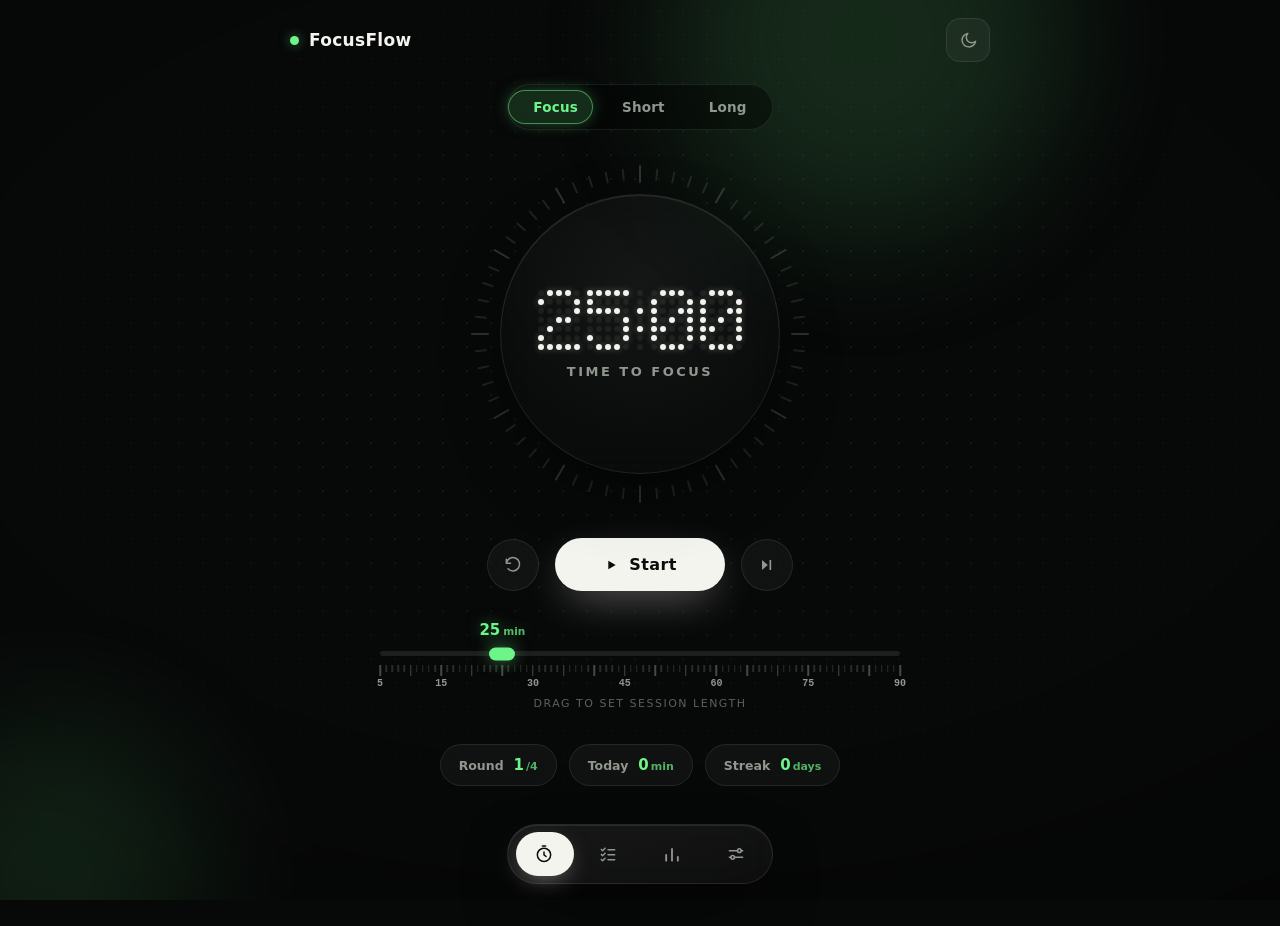
<file: focusflow.html>
<!DOCTYPE html>
<html lang="en">
<head>
  <meta charset="UTF-8" />
  <meta name="viewport" content="width=device-width, initial-scale=1.0, viewport-fit=cover" />
  <meta name="description" content="FocusFlow — A beautiful pomodoro timer with tasks, stats, and zen mode." />
  <meta name="theme-color" content="#070808" />
  <meta name="apple-mobile-web-app-capable" content="yes" />
  <meta name="apple-mobile-web-app-status-bar-style" content="black-translucent" />
  <meta name="format-detection" content="telephone=no" />
  <title>FocusFlow</title>

<style>
/* ============================================================
   FocusFlow — carbon glass instrument
   dot-grid stage · tick-bezel dial · dot-matrix time · ruler
   ============================================================ */

:root {
  --bg: #070808;
  --text: #f3f4ee;            /* warm white */
  --muted: #8f978f;
  --faint: rgba(255, 255, 255, 0.35);

  --glass: rgba(255, 255, 255, 0.045);
  --glass-strong: rgba(255, 255, 255, 0.07);
  --stroke: rgba(255, 255, 255, 0.085);
  --stroke-lit: rgba(255, 255, 255, 0.16);

  --acc: #6ef58a;
  --acc-soft: rgba(110, 245, 138, 0.16);
  --acc-glow: rgba(110, 245, 138, 0.5);
  --danger: #ff6259;

  --r-lg: 26px;
  --r-md: 18px;
  --r-sm: 12px;

  --spring: cubic-bezier(0.34, 1.56, 0.64, 1);
  --ease: cubic-bezier(0.22, 1, 0.36, 1);

  --dot: 6px;      /* matrix dot size */
  --dot-gap: 3px;
}

body[data-mode="focus"] { --acc: #6ef58a; --acc-soft: rgba(110,245,138,.16); --acc-glow: rgba(110,245,138,.5); }
body[data-mode="short"] { --acc: #5ee6d0; --acc-soft: rgba(94,230,208,.16);  --acc-glow: rgba(94,230,208,.5); }
body[data-mode="long"]  { --acc: #ffc06e; --acc-soft: rgba(255,192,110,.16); --acc-glow: rgba(255,192,110,.5); }

* { box-sizing: border-box; margin: 0; padding: 0; }

html, body { height: 100%; }

body {
  font-family: -apple-system, 'SF Pro Rounded', 'SF Pro Display', 'Helvetica Neue', system-ui, sans-serif;
  background: var(--bg);
  color: var(--text);
  min-height: 100vh;
  min-height: -webkit-fill-available;
  overflow-x: hidden;
  -webkit-font-smoothing: antialiased;
  -webkit-user-select: none;
  user-select: none;
  -webkit-tap-highlight-color: transparent;
  -webkit-touch-callout: none;
  touch-action: manipulation;
  -webkit-text-size-adjust: 100%;
}

button { font-family: inherit; color: inherit; cursor: pointer; }
button svg { display: block; }

/* ---------- Ambient stage ---------- */
.stage-bg { position: fixed; top: 0; right: 0; bottom: 0; left: 0; z-index: 0; pointer-events: none; overflow: hidden; }
.stage-bg::before {
  content: ""; position: absolute; top: -1px; right: -1px; bottom: -1px; left: -1px;
  background-image: radial-gradient(rgba(255, 255, 255, 0.05) 1px, transparent 1.3px);
  background-size: 24px 24px;
  -webkit-mask-image: radial-gradient(ellipse 90% 80% at 50% 42%, #000 30%, transparent 78%);
  mask-image: radial-gradient(ellipse 90% 80% at 50% 42%, #000 30%, transparent 78%);
}
.glow {
  position: absolute; border-radius: 50%;
  -webkit-filter: blur(70px); filter: blur(70px);
  opacity: 0.14; background: var(--acc);
  -webkit-transition: opacity 1.2s var(--ease), background 0.8s ease;
  transition: opacity 1.2s var(--ease), background 0.8s ease;
}
.glow-1 { width: 400px; height: 400px; top: -18%; left: 52%; -webkit-animation: drift 26s ease-in-out infinite alternate; animation: drift 26s ease-in-out infinite alternate; }
.glow-2 { width: 300px; height: 300px; bottom: -14%; left: -8%; -webkit-animation: drift 34s ease-in-out infinite alternate-reverse; animation: drift 34s ease-in-out infinite alternate-reverse; }
body.is-running .glow { opacity: 0.22; }
@-webkit-keyframes drift {
  from { -webkit-transform: translate(0, 0) scale(1); transform: translate(0, 0) scale(1); }
  to   { -webkit-transform: translate(-50px, 35px) scale(1.1); transform: translate(-50px, 35px) scale(1.1); }
}
@keyframes drift {
  from { -webkit-transform: translate(0, 0) scale(1); transform: translate(0, 0) scale(1); }
  to   { -webkit-transform: translate(-50px, 35px) scale(1.1); transform: translate(-50px, 35px) scale(1.1); }
}
.vignette { position: absolute; top: 0; right: 0; bottom: 0; left: 0; background: radial-gradient(ellipse 120% 100% at 50% 40%, transparent 45%, rgba(0,0,0,0.55) 100%); }

/* ---------- Glass primitive ---------- */
.glass {
  position: relative;
  background: linear-gradient(160deg, rgba(255,255,255,0.075), rgba(255,255,255,0.028) 55%);
  border: 1px solid var(--stroke);
  border-radius: var(--r-lg);
  -webkit-backdrop-filter: blur(18px) saturate(1.3);
  backdrop-filter: blur(18px) saturate(1.3);
  box-shadow:
    0 24px 70px -20px rgba(0, 0, 0, 0.7),
    inset 0 1px 0 rgba(255, 255, 255, 0.09);
}
.glass::after { /* pointer-tracked specular sheen */
  content: ""; position: absolute; top: 0; right: 0; bottom: 0; left: 0; border-radius: inherit; pointer-events: none;
  background: radial-gradient(320px circle at var(--mx, 50%) var(--my, -40%), rgba(255,255,255,0.075), transparent 65%);
  opacity: 0; transition: opacity 0.4s ease;
}
.glass:hover::after { opacity: 1; }

/* ---------- HUD ---------- */
.hud {
  position: relative; z-index: 5;
  display: flex; align-items: center; justify-content: space-between;
  max-width: 760px; margin: 0 auto; padding: 26px 30px 0;
}
.brand { display: flex; align-items: center; gap: 10px; font-weight: 700; font-size: 17px; letter-spacing: 0.3px; }
.brand-dot {
  width: 9px; height: 9px; border-radius: 50%;
  background: var(--acc); box-shadow: 0 0 12px var(--acc-glow);
  transition: background 0.6s ease, box-shadow 0.6s ease;
}
body.is-running .brand-dot { animation: heartbeat 2.4s ease-in-out infinite; }
@keyframes heartbeat { 0%, 100% { transform: scale(1); } 50% { transform: scale(1.45); } }

.hud-btn {
  width: 44px; height: 44px; border-radius: 14px;
  display: grid; place-items: center;
  background: var(--glass); border: 1px solid var(--stroke);
  -webkit-backdrop-filter: blur(12px); backdrop-filter: blur(12px); color: var(--muted);
  -webkit-transition: transform 0.25s var(--spring), color 0.25s, border-color 0.25s, background 0.25s;
  transition: transform 0.25s var(--spring), color 0.25s, border-color 0.25s, background 0.25s;
}
.hud-btn svg { width: 19px; height: 19px; }
.hud-btn:hover { -webkit-transform: translateY(-2px) scale(1.05); transform: translateY(-2px) scale(1.05); color: var(--text); border-color: var(--stroke-lit); }
.hud-btn:active { transform: scale(0.92); }

/* ---------- Stage / views ---------- */
.stage {
  position: relative; z-index: 2;
  max-width: 760px; margin: 0 auto;
  padding: 8px 30px 140px;
  min-height: calc(100vh - 90px);
}
.view { display: none; flex-direction: column; align-items: center; }
body[data-view="timer"]    .view-timer    { display: flex; animation: viewIn 0.5s var(--ease); }
body[data-view="tasks"]    .view-tasks    { display: flex; animation: viewIn 0.5s var(--ease); }
body[data-view="stats"]    .view-stats    { display: flex; animation: viewIn 0.5s var(--ease); }
body[data-view="settings"] .view-settings { display: flex; animation: viewIn 0.5s var(--ease); }
@keyframes viewIn {
  from { opacity: 0; transform: translateY(18px) scale(0.985); filter: blur(6px); }
  to   { opacity: 1; transform: none; filter: none; }
}

/* ---------- Mode chips ---------- */
.mode-chips {
  position: relative; display: inline-flex; gap: 4px;
  background: rgba(0, 0, 0, 0.4); border: 1px solid var(--stroke);
  padding: 5px; border-radius: 999px; margin: 14px 0 30px;
  -webkit-backdrop-filter: blur(12px); backdrop-filter: blur(12px);
}
.chip-glider {
  position: absolute; top: 5px; bottom: 5px; left: 0; width: 80px;
  border-radius: 999px; background: var(--acc-soft);
  border: 1px solid var(--acc-glow); box-shadow: 0 0 18px -4px var(--acc-glow);
  transition: transform 0.45s var(--spring), width 0.45s var(--spring), background 0.6s, border-color 0.6s;
}
.mode-chip {
  position: relative; z-index: 1;
  border: none; background: transparent; color: var(--muted);
  font-weight: 600; font-size: 13.5px; letter-spacing: 0.2px;
  padding: 9px 20px; border-radius: 999px;
  transition: color 0.3s;
}
.mode-chip.is-active { color: var(--acc); }
.mode-chip:not(.is-active):hover { color: var(--text); }

/* ---------- Dial ---------- */
.dial {
  position: relative; width: 348px; height: 348px;
  transition: transform 0.6s var(--ease);
}
body.is-running .dial { animation: breathe 4.5s ease-in-out infinite; }
@keyframes breathe { 0%, 100% { transform: scale(1); } 50% { transform: scale(1.012); } }
.dial.pop { animation: dialPop 0.6s var(--spring); }
@keyframes dialPop { 0% { transform: scale(1); } 35% { transform: scale(1.05); } 100% { transform: scale(1); } }

.dial-ticks { position: absolute; inset: 0; }
.dial-tick {
  position: absolute; left: 50%; top: 50%;
  width: 2px; height: 12px; border-radius: 2px;
  background: rgba(255, 255, 255, 0.1);
  transform-origin: center;
  transition: background 0.35s ease, box-shadow 0.35s ease, height 0.35s ease;
}
.dial-tick.major { height: 18px; background: rgba(255, 255, 255, 0.16); }
.dial-tick.lit { background: var(--acc); box-shadow: 0 0 9px var(--acc-glow); }
.dial-tick.head { background: #fff; box-shadow: 0 0 14px var(--acc-glow), 0 0 4px #fff; animation: headPulse 1.1s ease-in-out infinite; }
@keyframes headPulse { 0%, 100% { opacity: 1; } 50% { opacity: 0.45; } }

.dial-core {
  position: absolute; top: 34px; right: 34px; bottom: 34px; left: 34px; border-radius: 50%;
  display: -webkit-flex; display: flex;
  -webkit-flex-direction: column; flex-direction: column;
  -webkit-align-items: center; align-items: center;
  -webkit-justify-content: center; justify-content: center;
  gap: 14px;
  background: radial-gradient(circle at 50% 32%, rgba(255,255,255,0.06), rgba(255,255,255,0.015) 68%);
}
.dial-core::after { border-radius: 50%; }

/* dot-matrix time */
.matrix-time { display: flex; align-items: center; gap: 7px; }
.m-char { display: grid; grid-template-columns: repeat(5, var(--dot)); gap: var(--dot-gap); }
.m-char.m-colon { grid-template-columns: var(--dot); margin: 0 1px; }
.m-dot {
  width: var(--dot); height: var(--dot); border-radius: 50%;
  background: rgba(255, 255, 255, 0.06);
  transition: background 0.22s ease, box-shadow 0.22s ease;
}
.m-dot.on { background: var(--text); box-shadow: 0 0 7px rgba(243, 244, 238, 0.35); }
body.is-running .m-colon .m-dot.on { animation: colonBlink 1s steps(1) infinite; }
@keyframes colonBlink { 50% { opacity: 0.25; } }

.session-label {
  color: var(--muted); font-size: 13px; font-weight: 600;
  letter-spacing: 2.5px; text-transform: uppercase;
}

/* ---------- Controls ---------- */
.controls { display: flex; align-items: center; gap: 16px; margin-top: 30px; }
.ctl-btn {
  width: 52px; height: 52px; border-radius: 50%;
  display: grid; place-items: center;
  background: var(--glass); border: 1px solid var(--stroke);
  -webkit-backdrop-filter: blur(12px); backdrop-filter: blur(12px); color: var(--muted);
  -webkit-transition: -webkit-transform 0.3s var(--spring), color 0.25s, border-color 0.25s;
  transition: transform 0.3s var(--spring), color 0.25s, border-color 0.25s;
}
.ctl-btn svg { width: 20px; height: 20px; }
.ctl-btn:hover { transform: translateY(-3px); color: var(--text); border-color: var(--stroke-lit); }
.ctl-btn:active { transform: scale(0.88); }

.start-pill {
  display: flex; align-items: center; gap: 10px;
  min-width: 170px; justify-content: center;
  padding: 16px 40px; border-radius: 999px; border: 1px solid transparent;
  background: var(--text); color: #0a0b0a;
  font-weight: 700; font-size: 16px; letter-spacing: 0.4px;
  box-shadow: 0 14px 44px -12px rgba(243, 244, 238, 0.45);
  transition: transform 0.3s var(--spring), background 0.35s, color 0.35s, border-color 0.35s, box-shadow 0.35s;
}
.start-pill svg { width: 16px; height: 16px; fill: currentColor; }
.start-pill .ic-pause { display: none; }
.start-pill:hover { transform: translateY(-2px) scale(1.03); }
.start-pill:active { transform: scale(0.94); }
body.is-running .start-pill {
  background: var(--acc-soft); color: var(--acc);
  border-color: var(--acc-glow);
  box-shadow: 0 14px 44px -14px var(--acc-glow);
}
body.is-running .start-pill .ic-play { display: none; }
body.is-running .start-pill .ic-pause { display: block; }

/* ---------- Ruler ---------- */
.ruler-wrap { width: min(520px, 100%); margin-top: 38px; position: relative; }
.ruler-value {
  position: absolute; top: -8px; transform: translateX(-50%);
  color: var(--acc); font-weight: 700; font-size: 15px;
  text-shadow: 0 0 16px var(--acc-glow);
  transition: left 0.15s ease, color 0.6s;
  pointer-events: none; white-space: nowrap;
}
.ruler-value em { font-style: normal; font-size: 10.5px; margin-left: 3px; opacity: 0.75; font-weight: 600; }
.ruler { padding-top: 22px; cursor: grab; touch-action: none; }
.ruler:active { cursor: grabbing; }
.ruler-bar {
  position: relative; height: 5px; border-radius: 999px;
  background: rgba(255, 255, 255, 0.09);
}
.ruler-fill {
  position: absolute; left: 0; top: 0; bottom: 0; width: 0;
  border-radius: 999px; background: var(--acc);
  box-shadow: 0 0 12px var(--acc-glow);
  transition: width 0.3s ease, background 0.6s;
}
.ruler-handle {
  position: absolute; top: 50%; left: 40%;
  width: 26px; height: 13px; border-radius: 7px;
  transform: translate(-50%, -50%);
  background: var(--acc); box-shadow: 0 0 16px var(--acc-glow);
  transition: left 0.15s ease, transform 0.25s var(--spring), background 0.6s;
}
.ruler:hover .ruler-handle { transform: translate(-50%, -50%) scale(1.18); }
.ruler-ticks { position: relative; height: 22px; margin-top: 9px; }
.r-tick {
  position: absolute; top: 0; width: 1.5px; height: 7px;
  background: rgba(255, 255, 255, 0.14); transform: translateX(-50%);
}
.r-tick.major { height: 11px; background: rgba(255, 255, 255, 0.26); }
.r-label {
  position: absolute; top: 13px; transform: translateX(-50%);
  font-size: 10px; color: var(--muted); font-weight: 600; font-family: 'SF Mono', 'Menlo', monospace;
}
.ruler-hint {
  text-align: center; color: var(--faint); font-size: 11px;
  letter-spacing: 1.5px; text-transform: uppercase; margin-top: 10px;
  transition: opacity 0.4s;
}
body.is-running .ruler { pointer-events: none; }
body.is-running .ruler-handle { opacity: 0.9; }
body.is-running .ruler-hint { opacity: 0; }

/* ---------- Stat chips ---------- */
.chips-row { display: flex; gap: 12px; margin-top: 34px; flex-wrap: wrap; justify-content: center; }
.stat-chip {
  display: flex; align-items: baseline; gap: 10px;
  padding: 11px 18px; border-radius: 999px;
  background: var(--glass); border: 1px solid var(--stroke);
  -webkit-backdrop-filter: blur(12px); backdrop-filter: blur(12px);
  -webkit-transition: -webkit-transform 0.3s var(--spring), border-color 0.3s;
  transition: transform 0.3s var(--spring), border-color 0.3s;
}
.stat-chip:hover { transform: translateY(-2px); border-color: var(--stroke-lit); }
.stat-chip .k { color: var(--muted); font-size: 12.5px; font-weight: 600; }
.stat-chip .v { color: var(--acc); font-size: 15px; font-weight: 700; transition: color 0.6s; }
.stat-chip .v i { font-style: normal; font-size: 11px; opacity: 0.7; margin-left: 2px; font-weight: 600; }

/* ---------- Panels (tasks / settings) ---------- */
.panel { width: 100%; padding: 26px; margin-top: 22px; }
.panel-head { display: flex; align-items: baseline; justify-content: space-between; margin-bottom: 20px; }
.panel-head h2 { font-size: 19px; font-weight: 700; letter-spacing: 0.3px; }
.panel-sub { color: var(--muted); font-size: 13px; font-weight: 600; }

/* ---------- Tasks ---------- */
.task-form { display: flex; gap: 10px; margin-bottom: 18px; }
.task-form input[type="text"] {
  flex: 1; min-width: 0;
  background: rgba(0, 0, 0, 0.35); border: 1px solid var(--stroke);
  color: var(--text); padding: 13px 16px; border-radius: var(--r-md);
  font-family: inherit; font-size: 14px; font-weight: 500; outline: none;
  transition: border-color 0.25s, box-shadow 0.25s;
}
.task-form input[type="text"]::placeholder { color: var(--faint); }
.task-form input[type="text"]:focus { border-color: var(--acc-glow); box-shadow: 0 0 0 3px var(--acc-soft); }

.stepper {
  display: flex; align-items: center; gap: 2px;
  background: rgba(0, 0, 0, 0.35); border: 1px solid var(--stroke);
  border-radius: var(--r-md); padding: 3px;
}
.stepper span {
  min-width: 30px; text-align: center; font-weight: 700; font-size: 14px;
  font-family: 'SF Mono', 'Menlo', monospace;
}
.step-btn {
  width: 36px; height: 44px; border: none; border-radius: 12px;
  background: transparent; color: var(--muted); font-size: 17px; font-weight: 600;
  -webkit-transition: background 0.2s, color 0.2s, -webkit-transform 0.2s var(--spring);
  transition: background 0.2s, color 0.2s, transform 0.2s var(--spring);
}
.step-btn:hover { background: rgba(255, 255, 255, 0.07); color: var(--text); }
.step-btn:active { transform: scale(0.85); }

.add-btn {
  width: 46px; height: 46px; border-radius: var(--r-md); border: none; flex-shrink: 0;
  background: var(--text); color: #0a0b0a; display: grid; place-items: center;
  box-shadow: 0 10px 26px -10px rgba(243, 244, 238, 0.4);
  transition: transform 0.3s var(--spring), box-shadow 0.3s;
  align-self: center;
}
.add-btn svg { width: 18px; height: 18px; }
.add-btn:hover { transform: translateY(-2px) scale(1.06); }
.add-btn:active { transform: scale(0.88); }

.task-list { list-style: none; display: flex; flex-direction: column; gap: 9px; }
.task-item {
  position: relative;
  display: flex; align-items: center; gap: 13px; padding: 14px 16px;
  background: rgba(255, 255, 255, 0.03); border: 1px solid var(--stroke);
  border-radius: var(--r-md); cursor: pointer;
  transition: border-color 0.3s, background 0.3s, opacity 0.3s, transform 0.3s var(--spring);
  animation: taskIn 0.4s var(--spring);
}
@keyframes taskIn { from { opacity: 0; transform: translateY(-8px) scale(0.98); } to { opacity: 1; transform: none; } }
.task-item:hover { background: rgba(255, 255, 255, 0.055); transform: translateX(3px); }
.task-item.active-task {
  border-color: var(--acc-glow);
  background: var(--acc-soft);
  box-shadow: 0 0 24px -10px var(--acc-glow);
}
.task-item.done { opacity: 0.45; }
.task-item.done .task-text { text-decoration: line-through; }

.task-check {
  width: 32px; height: 32px; border-radius: 50%; -webkit-flex-shrink: 0; flex-shrink: 0;
  border: 1.5px solid var(--muted); background: transparent;
  display: grid; place-items: center; color: #0a0b0a;
  -webkit-transition: background 0.25s, border-color 0.25s, -webkit-transform 0.3s var(--spring);
  transition: background 0.25s, border-color 0.25s, transform 0.3s var(--spring);
}
.task-check svg { width: 12px; height: 12px; opacity: 0; transition: opacity 0.2s; }
.task-check:hover { border-color: var(--acc); transform: scale(1.12); }
.task-check.checked { background: var(--acc); border-color: var(--acc); box-shadow: 0 0 12px var(--acc-glow); }
.task-check.checked svg { opacity: 1; }
.task-check:active { transform: scale(0.8); }

.task-text { flex: 1; font-size: 14px; font-weight: 500; word-break: break-word; }
.task-pips { display: flex; gap: 4px; align-items: center; flex-shrink: 0; }
.task-pip { width: 6px; height: 6px; border-radius: 50%; background: rgba(255, 255, 255, 0.14); transition: background 0.3s, box-shadow 0.3s; }
.task-pip.fill { background: var(--acc); box-shadow: 0 0 6px var(--acc-glow); }
.task-pips .pip-text { font-size: 11px; color: var(--muted); font-family: 'SF Mono', 'Menlo', monospace; }

.task-del {
  background: none; border: none; color: var(--muted);
  width: 44px; height: 44px; border-radius: 9px; display: grid; place-items: center;
  -webkit-transition: color 0.2s, background 0.2s, -webkit-transform 0.2s var(--spring);
  transition: color 0.2s, background 0.2s, transform 0.2s var(--spring);
  -webkit-flex-shrink: 0; flex-shrink: 0;
}
.task-del svg { width: 13px; height: 13px; }
.task-item:hover .task-del { color: var(--muted); }
.task-del:hover { color: var(--danger) !important; background: rgba(255, 98, 89, 0.12); }
.task-del:active { transform: scale(0.8); }

.empty-tasks { color: var(--muted); text-align: center; padding: 26px 20px; font-size: 13.5px; line-height: 1.7; }

/* ---------- Stats ---------- */
.stat-grid { display: grid; grid-template-columns: repeat(2, 1fr); gap: 14px; width: 100%; margin-top: 22px; }
.stat-card { padding: 24px 22px; border-radius: var(--r-lg); text-align: left; transition: transform 0.35s var(--spring), border-color 0.3s; }
.stat-card:hover { transform: translateY(-3px); border-color: var(--stroke-lit); }
.stat-num { font-size: 38px; font-weight: 700; color: var(--acc); text-shadow: 0 0 24px var(--acc-glow); letter-spacing: 0.5px; }
.stat-num i { font-style: normal; font-size: 17px; opacity: 0.7; margin-left: 2px; }
.stat-cap { color: var(--muted); font-size: 12px; font-weight: 600; letter-spacing: 1.6px; text-transform: uppercase; margin-top: 6px; }

.week-panel { margin-top: 14px; }
.week-bars { display: flex; align-items: flex-end; gap: 12px; height: 140px; padding-top: 8px; }
.bar-col { flex: 1; display: flex; flex-direction: column; align-items: center; gap: 9px; height: 100%; justify-content: flex-end; }
.bar-shell { width: 100%; max-width: 46px; flex: 1; display: flex; align-items: flex-end; border-radius: 10px; background: rgba(255,255,255,0.03); }
.bar {
  width: 100%; border-radius: 10px; min-height: 5px;
  background: linear-gradient(180deg, var(--acc), rgba(110,245,138,0.35));
  box-shadow: 0 0 16px -4px var(--acc-glow);
  -webkit-transition: height 0.7s var(--ease);
  transition: height 0.7s var(--ease);
  position: relative;
}
.bar.today { outline: 1px solid var(--acc-glow); }
.bar-label { font-size: 10.5px; color: var(--muted); font-weight: 600; font-family: 'SF Mono', 'Menlo', monospace; text-transform: uppercase; }
.bar-min { font-size: 10px; color: var(--faint); font-family: 'SF Mono', 'Menlo', monospace; }

/* ---------- Settings ---------- */
.setting-row {
  display: flex; align-items: center; justify-content: space-between; gap: 16px;
  padding: 16px 0; border-bottom: 1px solid rgba(255, 255, 255, 0.055);
}
.setting-info { display: flex; flex-direction: column; gap: 3px; }
.setting-label { font-size: 14.5px; font-weight: 600; }
.setting-info small { color: var(--muted); font-size: 12px; }

.switch {
  width: 48px; height: 28px; border-radius: 999px; border: 1px solid var(--stroke);
  background: rgba(0, 0, 0, 0.4); position: relative; flex-shrink: 0;
  transition: background 0.3s, border-color 0.3s;
}
.switch .knob {
  position: absolute; top: 3px; left: 3px; width: 20px; height: 20px; border-radius: 50%;
  background: var(--muted); transition: transform 0.35s var(--spring), background 0.3s, box-shadow 0.3s;
}
.switch[aria-checked="true"] { background: var(--acc-soft); border-color: var(--acc-glow); }
.switch[aria-checked="true"] .knob { transform: translateX(20px); background: var(--acc); box-shadow: 0 0 10px var(--acc-glow); }
.switch:active .knob { transform: scale(0.85); }
.switch[aria-checked="true"]:active .knob { transform: translateX(20px) scale(0.85); }

.setting-note {
  margin: 18px 0; padding: 13px 16px; border-radius: var(--r-md);
  background: var(--acc-soft); border: 1px solid transparent;
  color: var(--acc); font-size: 12.5px; font-weight: 600;
}
.danger-btn {
  width: 100%; padding: 13px; border-radius: var(--r-md);
  background: transparent; border: 1px solid rgba(255, 98, 89, 0.3);
  color: var(--danger); font-weight: 600; font-size: 13.5px;
  transition: background 0.25s, transform 0.2s var(--spring), border-color 0.25s;
}
.danger-btn:hover { background: rgba(255, 98, 89, 0.1); border-color: rgba(255, 98, 89, 0.55); }
.danger-btn:active { transform: scale(0.97); }
.danger-btn.armed { background: var(--danger); border-color: var(--danger); color: #fff; }

/* ---------- Dock ---------- */
.dock {
  position: fixed; bottom: 26px; left: 50%; transform: translateX(-50%);
  z-index: 20; display: flex; gap: 6px; padding: 7px;
  border-radius: 999px;
  background: linear-gradient(160deg, rgba(30, 32, 30, 0.75), rgba(14, 15, 14, 0.85));
  border: 1px solid var(--stroke);
  -webkit-backdrop-filter: blur(24px) saturate(1.4);
  backdrop-filter: blur(24px) saturate(1.4);
  box-shadow: 0 24px 60px -16px rgba(0, 0, 0, 0.8), inset 0 1px 0 rgba(255, 255, 255, 0.09);
}
.dock-bubble {
  position: absolute; top: 7px; left: 7px;
  width: 58px; height: 44px; border-radius: 999px;
  background: var(--text);
  box-shadow: 0 8px 24px -8px rgba(243, 244, 238, 0.5);
  transition: transform 0.45s var(--spring);
}
.dock-btn {
  position: relative; z-index: 1;
  width: 58px; height: 44px; border-radius: 999px; border: none;
  background: transparent; color: var(--muted);
  display: grid; place-items: center;
  transition: color 0.3s, transform 0.25s var(--spring);
}
.dock-btn svg { width: 20px; height: 20px; }
.dock-btn:hover { color: var(--text); transform: translateY(-2px); }
.dock-btn:active { transform: scale(0.88); }
.dock-btn.is-active { color: #0a0b0a; }
.dock-btn.is-active:hover { transform: none; }

/* ---------- Zen mode ---------- */
.zen-hint {
  position: fixed; bottom: 30px; left: 50%; transform: translateX(-50%);
  z-index: 15; color: var(--faint); font-size: 11.5px; letter-spacing: 2px;
  text-transform: uppercase; opacity: 0; pointer-events: none; transition: opacity 0.6s ease 0.3s;
}
body.zen .hud-btn, body.zen .dock, body.zen .mode-chips, body.zen .controls,
body.zen .ruler-wrap, body.zen .chips-row, body.zen .brand { opacity: 0; pointer-events: none; }
body.zen .hud-btn, body.zen .dock, body.zen .mode-chips, body.zen .controls,
body.zen .ruler-wrap, body.zen .chips-row, .brand { transition: opacity 0.5s ease; }
body.zen .zen-hint { opacity: 1; }
body.zen.is-running .zen-hint { opacity: 0; transition-delay: 1.5s; }
body.zen .dial { transform: scale(1.14); margin-top: 8vh; cursor: pointer; }
body:not(.zen) .hud-btn, body:not(.zen) .dock, body:not(.zen) .mode-chips,
body:not(.zen) .controls, body:not(.zen) .ruler-wrap, body:not(.zen) .chips-row { transition: opacity 0.4s ease; }

/* completion flash */
body.flash .stage-bg .glow { opacity: 0.5; transition: opacity 0.15s; }

/* ---------- Responsive / Mobile (iPhone optimized) ---------- */
@media (max-width: 520px) {
  :root { --dot: 5px; --dot-gap: 2.5px; }
  .dial { width: 260px; height: 260px; }
  .dial-core { top: 26px; right: 26px; bottom: 26px; left: 26px; }
  .stage { padding: 8px 16px 130px; }
  .hud { padding: 18px 16px 0; }
  .stat-grid { grid-template-columns: 1fr 1fr; gap: 10px; }
  .stat-num { font-size: 28px; }
  .start-pill { min-width: 130px; padding: 14px 24px; font-size: 15px; }
  .chips-row { gap: 8px; }
  .stat-chip { padding: 9px 12px; }
  .stat-chip .k { font-size: 11px; }
  .stat-chip .v { font-size: 13px; }
  .panel { padding: 20px 16px; }
  .panel-head h2 { font-size: 17px; }
  .task-form { gap: 8px; -webkit-flex-wrap: wrap; flex-wrap: wrap; }
  .task-form input[type="text"] { padding: 12px 14px; font-size: 16px; } /* 16px prevents iOS auto-zoom */
  .mode-chip { padding: 8px 14px; font-size: 12.5px; }
  .controls { gap: 12px; margin-top: 24px; }
  .ctl-btn { width: 48px; height: 48px; }
  .ruler-wrap { margin-top: 28px; }
  .dock { bottom: 16px; gap: 4px; padding: 6px; }
  .dock-btn { width: 50px; height: 44px; }
  .dock-bubble { width: 50px; height: 44px; }
  .dock-btn svg { width: 18px; height: 18px; }
  .week-bars { gap: 8px; height: 120px; }
  .bar-label { font-size: 9px; }
  .setting-row { gap: 12px; padding: 18px 0; }
  .setting-label { font-size: 13.5px; }
  .setting-info small { font-size: 11px; }
  .glow-1 { width: 250px; height: 250px; -webkit-filter: blur(50px); filter: blur(50px); }
  .glow-2 { width: 200px; height: 200px; -webkit-filter: blur(50px); filter: blur(50px); }
  .zen-hint { bottom: 20px; font-size: 10px; }
  .task-del { color: var(--muted); } /* Always visible on touch */
  .ruler-handle { width: 32px; height: 18px; } /* Larger drag handle for touch */
}

@media (max-width: 380px) {
  :root { --dot: 4px; --dot-gap: 2px; }
  .dial { width: 220px; height: 220px; }
  .dial-core { top: 22px; right: 22px; bottom: 22px; left: 22px; }
  .session-label { font-size: 11px; letter-spacing: 2px; }
  .start-pill { min-width: 110px; padding: 12px 20px; font-size: 14px; }
  .mode-chip { padding: 7px 12px; font-size: 12px; }
  .stat-num { font-size: 24px; }
  .stat-card { padding: 18px 16px; }
  .brand { font-size: 15px; }
}

/* safe area for notched/Dynamic Island iPhones */
@supports (padding-bottom: env(safe-area-inset-bottom)) {
  .dock { bottom: calc(16px + env(safe-area-inset-bottom)); }
  .stage { padding-bottom: calc(140px + env(safe-area-inset-bottom)); }
  .hud { padding-top: calc(18px + env(safe-area-inset-top)); }
  .zen-hint { bottom: calc(20px + env(safe-area-inset-bottom)); }
}

@media (prefers-reduced-motion: reduce) {
  *, *::before, *::after { animation-duration: 0.001s !important; transition-duration: 0.001s !important; }
}
</style>
</head>
<body data-mode="focus" data-view="timer">

  <!-- Ambient stage: dot grid + breathing glow -->
  <div class="stage-bg" aria-hidden="true">
    <span class="glow glow-1"></span>
    <span class="glow glow-2"></span>
    <span class="vignette"></span>
  </div>

  <!-- HUD -->
  <header class="hud">
    <div class="brand">
      <span class="brand-dot"></span>
      <span class="brand-name">FocusFlow</span>
    </div>
    <button id="zenBtn" class="hud-btn" title="Zen mode  ·  F" aria-label="Zen mode">
      <svg viewBox="0 0 24 24"><path d="M21 12.8A8.6 8.6 0 1 1 11.2 3a6.8 6.8 0 0 0 9.8 9.8Z" fill="none" stroke="currentColor" stroke-width="1.8" stroke-linecap="round" stroke-linejoin="round"/></svg>
    </button>
  </header>

  <main class="stage">

    <!-- ============ TIMER VIEW ============ -->
    <section class="view view-timer" id="viewTimer">

      <div class="mode-chips" role="tablist">
        <span class="chip-glider" id="chipGlider"></span>
        <button class="mode-chip is-active" data-set="focus" role="tab">Focus</button>
        <button class="mode-chip" data-set="short" role="tab">Short</button>
        <button class="mode-chip" data-set="long" role="tab">Long</button>
      </div>

      <div class="dial" id="dial">
        <div class="dial-ticks" id="dialTicks"></div>
        <div class="dial-core glass">
          <div class="matrix-time" id="matrixTime" aria-live="off"></div>
          <div id="sessionLabel" class="session-label">time to focus</div>
        </div>
      </div>

      <div class="controls">
        <button id="resetBtn" class="ctl-btn" title="Reset  ·  R" aria-label="Reset">
          <svg viewBox="0 0 24 24"><path d="M4 10a8 8 0 1 1 2 6.5M4 10V5m0 5h5" fill="none" stroke="currentColor" stroke-width="1.8" stroke-linecap="round" stroke-linejoin="round"/></svg>
        </button>
        <button id="startBtn" class="start-pill" aria-label="Start">
          <svg class="ic-play" viewBox="0 0 24 24"><path d="M8 5.5v13l11-6.5Z"/></svg>
          <svg class="ic-pause" viewBox="0 0 24 24"><path d="M7.5 5h3v14h-3zM13.5 5h3v14h-3z"/></svg>
          <span id="startLabel">Start</span>
        </button>
        <button id="skipBtn" class="ctl-btn" title="Skip  ·  S" aria-label="Skip">
          <svg viewBox="0 0 24 24"><path d="M6 6l7 6-7 6V6zm9 0h2v12h-2z" fill="currentColor" stroke="none"/></svg>
        </button>
      </div>

      <!-- Session length ruler -->
      <div class="ruler-wrap" id="rulerWrap">
        <div class="ruler-value" id="rulerValue">25<em>min</em></div>
        <div class="ruler" id="ruler">
          <div class="ruler-bar">
            <div class="ruler-fill" id="rulerFill"></div>
            <div class="ruler-handle" id="rulerHandle"></div>
          </div>
          <div class="ruler-ticks" id="rulerTicks"></div>
        </div>
        <div class="ruler-hint">drag to set session length</div>
      </div>

      <div class="chips-row">
        <div class="stat-chip"><span class="k">Round</span><span class="v" id="roundCount">1<i>/4</i></span></div>
        <div class="stat-chip"><span class="k">Today</span><span class="v" id="focusedToday">0<i>min</i></span></div>
        <div class="stat-chip"><span class="k">Streak</span><span class="v" id="streakChip">0<i>days</i></span></div>
      </div>
    </section>

    <!-- ============ TASKS VIEW ============ -->
    <section class="view view-tasks" id="viewTasks">
      <div class="panel glass">
        <div class="panel-head">
          <h2>Tasks</h2>
          <span id="taskSummary" class="panel-sub">0/0 done</span>
        </div>
        <form id="taskForm" class="task-form">
          <input id="taskInput" type="text" placeholder="What are you working on?" aria-label="New task" maxlength="120" autocomplete="off" />
          <div class="stepper" id="pomoStepper">
            <button type="button" class="step-btn" data-step="-1" aria-label="Fewer sessions">−</button>
            <span id="pomoCount" title="Estimated focus sessions">1</span>
            <button type="button" class="step-btn" data-step="1" aria-label="More sessions">+</button>
          </div>
          <button type="submit" class="add-btn" aria-label="Add task">
            <svg viewBox="0 0 24 24"><path d="M12 5v14M5 12h14" fill="none" stroke="currentColor" stroke-width="2.2" stroke-linecap="round"/></svg>
          </button>
        </form>
        <ul id="taskList" class="task-list"></ul>
        <p id="emptyTasks" class="empty-tasks">Nothing yet. Add a task, then tap it to make it the active one — finished focus sessions fill its dots.</p>
      </div>
    </section>

    <!-- ============ STATS VIEW ============ -->
    <section class="view view-stats" id="viewStats">
      <div class="stat-grid">
        <div class="stat-card glass"><div id="statToday" class="stat-num">0<i>m</i></div><div class="stat-cap">focused today</div></div>
        <div class="stat-card glass"><div id="statSessions" class="stat-num">0</div><div class="stat-cap">sessions today</div></div>
        <div class="stat-card glass"><div id="statTotal" class="stat-num">0<i>h</i></div><div class="stat-cap">all-time focus</div></div>
        <div class="stat-card glass"><div id="statStreak" class="stat-num">0<i>d</i></div><div class="stat-cap">day streak</div></div>
      </div>
      <div class="panel glass week-panel">
        <div class="panel-head"><h2>Last 7 days</h2><span class="panel-sub" id="weekTotal"></span></div>
        <div id="weekBars" class="week-bars"></div>
      </div>
    </section>

    <!-- ============ SETTINGS VIEW ============ -->
    <section class="view view-settings" id="viewSettings">
      <div class="panel glass">
        <div class="panel-head"><h2>Settings</h2></div>

        <div class="setting-row">
          <div class="setting-info"><span class="setting-label">Rounds before long break</span><small>focus sessions per cycle</small></div>
          <div class="stepper" id="roundsStepper">
            <button type="button" class="step-btn" data-step="-1">−</button>
            <span id="roundsCount">4</span>
            <button type="button" class="step-btn" data-step="1">+</button>
          </div>
        </div>

        <div class="setting-row">
          <div class="setting-info"><span class="setting-label">Auto-start next session</span><small>flow straight into breaks &amp; focus</small></div>
          <button class="switch" id="autoSwitch" role="switch" aria-checked="false" aria-label="Auto-start next session"><span class="knob"></span></button>
        </div>

        <div class="setting-row">
          <div class="setting-info"><span class="setting-label">Sound</span><small>ticks &amp; session chimes</small></div>
          <button class="switch" id="soundSwitch" role="switch" aria-checked="true" aria-label="Sound"><span class="knob"></span></button>
        </div>

        <div class="setting-note">Session lengths live under the timer — drag the ruler.</div>

        <button id="resetStats" class="danger-btn">Reset all stats</button>
      </div>
    </section>
  </main>

  <!-- Floating dock -->
  <nav class="dock glass" id="dock">
    <span class="dock-bubble" id="dockBubble"></span>
    <button class="dock-btn is-active" data-view="timer" title="Timer" aria-label="Timer">
      <svg viewBox="0 0 24 24"><circle cx="12" cy="13" r="8" fill="none" stroke="currentColor" stroke-width="1.8"/><path d="M12 9.5V13l2.5 2M10 2.5h4" fill="none" stroke="currentColor" stroke-width="1.8" stroke-linecap="round"/></svg>
    </button>
    <button class="dock-btn" data-view="tasks" title="Tasks" aria-label="Tasks">
      <svg viewBox="0 0 24 24"><path d="M4 6.5l1.5 1.5L8.5 5M4 12.5l1.5 1.5L8.5 11M4 18.5l1.5 1.5L8.5 17M12 7h8M12 13h8M12 19h8" fill="none" stroke="currentColor" stroke-width="1.8" stroke-linecap="round" stroke-linejoin="round"/></svg>
    </button>
    <button class="dock-btn" data-view="stats" title="Stats" aria-label="Stats">
      <svg viewBox="0 0 24 24"><path d="M5 20V13M12 20V6M19 20v-4.5" fill="none" stroke="currentColor" stroke-width="2.2" stroke-linecap="round"/></svg>
    </button>
    <button class="dock-btn" data-view="settings" title="Settings" aria-label="Settings">
      <svg viewBox="0 0 24 24"><path d="M4 8h10M18 8h2M4 16h2M10 16h10" fill="none" stroke="currentColor" stroke-width="1.8" stroke-linecap="round"/><circle cx="16" cy="8" r="2.2" fill="none" stroke="currentColor" stroke-width="1.8"/><circle cx="8" cy="16" r="2.2" fill="none" stroke="currentColor" stroke-width="1.8"/></svg>
    </button>
  </nav>

  <div class="zen-hint" id="zenHint">space to start &nbsp;·&nbsp; esc to exit</div>

<script>
  /* FocusFlow — carbon glass instrument.
   Pure vanilla JS, persisted to localStorage. No build step. */
(() => {
  'use strict';

  const STORE_KEY = 'focusflow.v1';
  const MODE_LABELS = { focus: 'time to focus', short: 'short break', long: 'long break' };
  const MODE_TAB_LABELS = { focus: 'Focus', short: 'Short Break', long: 'Long Break' };
  const RULER_RANGE = { focus: [5, 90], short: [1, 30], long: [5, 45] };
  const DIAL_TICKS = 60;
  const MAX_TASK_PIPS = 8;

  const DEFAULT_SETTINGS = { focus: 25, short: 5, long: 15, rounds: 4, autoStart: false, sound: true };

  /* 5x7 dot-matrix glyphs (colon is 1 column) */
  const GLYPHS = {
    '0': ['01110', '10001', '10011', '10101', '11001', '10001', '01110'],
    '1': ['00100', '01100', '00100', '00100', '00100', '00100', '01110'],
    '2': ['01110', '10001', '00001', '00110', '01000', '10000', '11111'],
    '3': ['11110', '00001', '00001', '01110', '00001', '00001', '11110'],
    '4': ['00010', '00110', '01010', '10010', '11111', '00010', '00010'],
    '5': ['11111', '10000', '11110', '00001', '00001', '10001', '01110'],
    '6': ['00110', '01000', '10000', '11110', '10001', '10001', '01110'],
    '7': ['11111', '00001', '00010', '00100', '01000', '01000', '01000'],
    '8': ['01110', '10001', '10001', '01110', '10001', '10001', '01110'],
    '9': ['01110', '10001', '10001', '01111', '00001', '00010', '01100'],
    ':': ['0', '0', '1', '0', '1', '0', '0'],
  };

  /* ---------- State (safe localStorage for Quick Look) ---------- */
  const storageAvailable = (() => {
    try {
      const t = '__ff_test__';
      localStorage.setItem(t, t);
      localStorage.removeItem(t);
      return true;
    } catch (e) { return false; }
  })();

  const load = () => {
    if (!storageAvailable) return {};
    try { return JSON.parse(localStorage.getItem(STORE_KEY)) || {}; }
    catch (e) { return {}; }
  };

  const saved = load();
  const state = {
    settings: { ...DEFAULT_SETTINGS, ...(saved.settings || {}) },
    tasks: saved.tasks || [],
    stats: saved.stats || { totalSeconds: 0, days: {}, lastDay: null, streak: 0 },
    mode: 'focus',
    round: 1,
    running: false,
    remaining: 0,
    activeTaskId: saved.activeTaskId || null,
    pomoEstimate: 1,
    view: 'timer',
  };

  const save = () => {
    if (!storageAvailable) return;
    try {
      localStorage.setItem(STORE_KEY, JSON.stringify({
        settings: state.settings,
        tasks: state.tasks,
        stats: state.stats,
        activeTaskId: state.activeTaskId,
      }));
    } catch (e) { /* Quick Look may block storage */ }
  };

  /* ---------- DOM ---------- */
  const $ = (id) => document.getElementById(id);
  const els = {
    matrixTime: $('matrixTime'),
    sessionLabel: $('sessionLabel'),
    dial: $('dial'),
    dialTicks: $('dialTicks'),
    startBtn: $('startBtn'),
    startLabel: $('startLabel'),
    resetBtn: $('resetBtn'),
    skipBtn: $('skipBtn'),
    roundCount: $('roundCount'),
    focusedToday: $('focusedToday'),
    streakChip: $('streakChip'),
    chips: document.querySelectorAll('.mode-chip'),
    chipGlider: $('chipGlider'),
    ruler: $('ruler'),
    rulerTicks: $('rulerTicks'),
    rulerFill: $('rulerFill'),
    rulerHandle: $('rulerHandle'),
    rulerValue: $('rulerValue'),
    taskForm: $('taskForm'),
    taskInput: $('taskInput'),
    taskList: $('taskList'),
    emptyTasks: $('emptyTasks'),
    taskSummary: $('taskSummary'),
    pomoCount: $('pomoCount'),
    dock: $('dock'),
    dockBubble: $('dockBubble'),
    zenHint: $('zenHint'),
  };

  const svgIcon = (path, stroke = true) => {
    const attrs = stroke
      ? 'fill="none" stroke="currentColor" stroke-width="2.4" stroke-linecap="round" stroke-linejoin="round"'
      : 'fill="currentColor"';
    return `<svg viewBox="0 0 24 24"><path d="${path}" ${attrs}/></svg>`;
  };
  const ICON_CHECK = svgIcon('M4.5 12.5l5 5L19.5 7');
  const ICON_X = svgIcon('M6 6l12 12M18 6L6 18');

  /* ---------- Sound (tactile ticks + chime) ---------- */
  let audioCtx = null;
  const audio = () => {
    if (!audioCtx) {
      try {
        const AC = window.AudioContext || window.webkitAudioContext;
        if (AC) audioCtx = new AC();
      } catch (e) { /* no audio in Quick Look */ }
    }
    // Resume suspended context (iOS requires user gesture)
    if (audioCtx && audioCtx.state === 'suspended') {
      audioCtx.resume().catch(function() {});
    }
    return audioCtx;
  };

  function tickSound(freq = 1900, gainVal = 0.035) {
    if (!state.settings.sound) return;
    const ctx = audio();
    if (!ctx) return;
    const osc = ctx.createOscillator();
    const gain = ctx.createGain();
    osc.type = 'sine';
    osc.frequency.value = freq;
    gain.gain.setValueAtTime(gainVal, ctx.currentTime);
    gain.gain.exponentialRampToValueAtTime(0.0001, ctx.currentTime + 0.06);
    osc.connect(gain).connect(ctx.destination);
    osc.start();
    osc.stop(ctx.currentTime + 0.07);
  }

  function chime() {
    if (!state.settings.sound) return;
    const ctx = audio();
    if (!ctx) return;
    [660, 880, 1320].forEach((freq, i) => {
      const osc = ctx.createOscillator();
      const gain = ctx.createGain();
      osc.type = 'sine';
      osc.frequency.value = freq;
      const t = ctx.currentTime + i * 0.16;
      gain.gain.setValueAtTime(0.0001, t);
      gain.gain.exponentialRampToValueAtTime(0.22, t + 0.02);
      gain.gain.exponentialRampToValueAtTime(0.0001, t + 0.5);
      osc.connect(gain).connect(ctx.destination);
      osc.start(t);
      osc.stop(t + 0.55);
    });
  }

  /* ---------- Dot-matrix time ---------- */
  let matrixDots = []; // per char: array of dot elements
  let matrixTemplate = '';

  function buildMatrix(str) {
    matrixTemplate = str.replace(/\d/g, '8');
    els.matrixTime.innerHTML = '';
    matrixDots = [];
    [...str].forEach((ch) => {
      const grid = GLYPHS[ch] || GLYPHS['0'];
      const cols = grid[0].length;
      const char = document.createElement('div');
      char.className = 'm-char' + (cols === 1 ? ' m-colon' : '');
      const dots = [];
      for (let row = 0; row < 7; row++) {
        for (let col = 0; col < cols; col++) {
          const dot = document.createElement('span');
          dot.className = 'm-dot';
          char.appendChild(dot);
          dots.push(dot);
        }
      }
      els.matrixTime.appendChild(char);
      matrixDots.push(dots);
    });
  }

  function renderMatrix(str) {
    if (str.replace(/\d/g, '8') !== matrixTemplate) buildMatrix(str);
    [...str].forEach((ch, idx) => {
      const grid = GLYPHS[ch] || GLYPHS['0'];
      const cols = grid[0].length;
      const dots = matrixDots[idx];
      for (let row = 0; row < 7; row++) {
        for (let col = 0; col < cols; col++) {
          dots[row * cols + col].classList.toggle('on', grid[row][col] === '1');
        }
      }
    });
  }

  /* ---------- Dial bezel ---------- */
  const dialTickEls = [];
  function buildDial() {
    const radius = 160;
    for (let i = 0; i < DIAL_TICKS; i++) {
      const tick = document.createElement('span');
      tick.className = 'dial-tick' + (i % 5 === 0 ? ' major' : '');
      const angle = i * (360 / DIAL_TICKS);
      tick.style.transform = `translate(-50%, -50%) rotate(${angle}deg) translateY(-${radius}px)`;
      els.dialTicks.appendChild(tick);
      dialTickEls.push(tick);
    }
  }

  function renderDial() {
    const total = modeSeconds(state.mode);
    const elapsed = total ? 1 - state.remaining / total : 0;
    const lit = Math.round(elapsed * DIAL_TICKS);
    dialTickEls.forEach((tick, i) => {
      tick.classList.toggle('lit', i < lit);
      tick.classList.toggle('head', state.running && i === Math.min(lit, DIAL_TICKS - 1));
    });
  }

  /* ---------- Timer engine ---------- */
  let ticker = null;
  let endAt = 0;

  const modeSeconds = (mode) => state.settings[mode] * 60;

  function setMode(mode, { resetRound = false } = {}) {
    state.mode = mode;
    if (resetRound) state.round = 1;
    state.remaining = modeSeconds(mode);
    document.body.dataset.mode = mode;
    els.chips.forEach((c) => c.classList.toggle('is-active', c.dataset.set === mode));
    els.sessionLabel.textContent = MODE_LABELS[mode];
    moveChipGlider();
    buildRuler();
    render();
  }

  function render() {
    const m = Math.floor(state.remaining / 60);
    const s = state.remaining % 60;
    const time = `${String(m).padStart(2, '0')}:${String(s).padStart(2, '0')}`;
    renderMatrix(time);
    renderDial();
    renderRulerProgress();
    document.title = state.running ? `${time} — ${MODE_TAB_LABELS[state.mode]}` : 'FocusFlow';

    els.startLabel.textContent = state.running ? 'Pause' : 'Start';
    els.roundCount.innerHTML = `${state.round}<i>/${state.settings.rounds}</i>`;
    els.focusedToday.innerHTML = `${todayMinutes()}<i>min</i>`;
    els.streakChip.innerHTML = `${state.stats.streak || 0}<i>days</i>`;
    document.body.classList.toggle('is-running', state.running);
  }

  function start() {
    if (state.running) return pause();
    state.running = true;
    endAt = Date.now() + state.remaining * 1000;
    ticker = setInterval(tick, 250);
    tickSound(1400, 0.045);
    render();
  }

  function pause() {
    state.running = false;
    clearInterval(ticker);
    tickSound(900, 0.04);
    render();
  }

  function tick() {
    const left = Math.round((endAt - Date.now()) / 1000);
    if (left !== state.remaining) {
      state.remaining = Math.max(0, left);
      render();
    }
    if (left <= 0) complete();
  }

  function reset() {
    state.running = false;
    clearInterval(ticker);
    state.remaining = modeSeconds(state.mode);
    tickSound(700, 0.035);
    render();
  }

  function complete() {
    state.running = false;
    clearInterval(ticker);
    chime();
    notify();
    flash();

    if (state.mode === 'focus') {
      recordFocus(state.settings.focus);
      incrementActiveTask();
      const isLong = state.round % state.settings.rounds === 0;
      const next = isLong ? 'long' : 'short';
      state.round = isLong ? 1 : state.round + 1;
      setMode(next);
    } else {
      setMode('focus');
    }
    save();
    if (state.settings.autoStart) start();
  }

  function skip() {
    pause();
    if (state.mode === 'focus') {
      const isLong = state.round % state.settings.rounds === 0;
      state.round = isLong ? 1 : state.round + 1;
      setMode(isLong ? 'long' : 'short');
    } else {
      setMode('focus');
    }
  }

  function flash() {
    document.body.classList.add('flash');
    els.dial.classList.add('pop');
    setTimeout(() => {
      document.body.classList.remove('flash');
      els.dial.classList.remove('pop');
    }, 700);
  }

  /* ---------- Ruler (session length scrubber) ---------- */
  function rulerRange() { return RULER_RANGE[state.mode]; }

  function minuteToPct(min) {
    const [lo, hi] = rulerRange();
    return ((min - lo) / (hi - lo)) * 100;
  }

  function buildRuler() {
    const [lo, hi] = rulerRange();
    els.rulerTicks.innerHTML = '';
    for (let m = lo; m <= hi; m++) {
      const tick = document.createElement('span');
      tick.className = 'r-tick' + (m % 5 === 0 ? ' major' : '');
      tick.style.left = `${minuteToPct(m)}%`;
      els.rulerTicks.appendChild(tick);
      const isLabeled = m === lo || m === hi || (m % 15 === 0 && m - lo >= 5 && hi - m >= 5);
      if (isLabeled) {
        const label = document.createElement('span');
        label.className = 'r-label';
        label.style.left = `${minuteToPct(m)}%`;
        label.textContent = m;
        els.rulerTicks.appendChild(label);
      }
    }
    positionRulerHandle();
  }

  function positionRulerHandle() {
    const pct = minuteToPct(state.settings[state.mode]);
    els.rulerHandle.style.left = `${pct}%`;
    els.rulerValue.style.left = `${pct}%`;
    els.rulerValue.innerHTML = `${state.settings[state.mode]}<em>min</em>`;
  }

  function renderRulerProgress() {
    const pct = minuteToPct(state.settings[state.mode]);
    if (state.running || state.remaining < modeSeconds(state.mode)) {
      const total = modeSeconds(state.mode);
      const elapsed = total ? 1 - state.remaining / total : 0;
      els.rulerFill.style.width = `${pct * elapsed}%`;
    } else {
      els.rulerFill.style.width = '0%';
    }
  }

  let dragMinute = null;
  function rulerFromEvent(e) {
    const [lo, hi] = rulerRange();
    const rect = els.ruler.getBoundingClientRect();
    const clientX = e.clientX != null ? e.clientX : (e.touches ? e.touches[0].clientX : 0);
    const frac = Math.min(1, Math.max(0, (clientX - rect.left) / rect.width));
    return Math.round(lo + frac * (hi - lo));
  }

  function applyRulerMinute(min) {
    if (min === state.settings[state.mode]) return;
    state.settings[state.mode] = min;
    if (!state.running) state.remaining = modeSeconds(state.mode);
    tickSound(2100, 0.02);
    positionRulerHandle();
    render();
  }

  els.ruler.addEventListener('pointerdown', (e) => {
    if (state.running) return;
    els.ruler.setPointerCapture(e.pointerId);
    dragMinute = rulerFromEvent(e);
    applyRulerMinute(dragMinute);
  });
  els.ruler.addEventListener('pointermove', (e) => {
    if (dragMinute === null) return;
    const min = rulerFromEvent(e);
    if (min !== dragMinute) {
      dragMinute = min;
      applyRulerMinute(min);
    }
  });
  els.ruler.addEventListener('pointerup', () => {
    if (dragMinute === null) return;
    dragMinute = null;
    save();
  });

  /* ---------- Stats ---------- */
  const todayKey = () => new Date().toISOString().slice(0, 10);
  const todayMinutes = () => Math.round((state.stats.days[todayKey()] || 0) / 60);

  function recordFocus(minutes) {
    const secs = minutes * 60;
    const key = todayKey();
    state.stats.days[key] = (state.stats.days[key] || 0) + secs;
    state.stats.totalSeconds += secs;
    updateStreak(key);
  }

  function updateStreak(key) {
    if (state.stats.lastDay === key) return;
    const yesterday = new Date(Date.now() - 86400000).toISOString().slice(0, 10);
    state.stats.streak = state.stats.lastDay === yesterday ? state.stats.streak + 1 : 1;
    state.stats.lastDay = key;
  }

  function renderStats() {
    $('statToday').innerHTML = `${todayMinutes()}<i>m</i>`;
    const sessionsToday = Math.floor((state.stats.days[todayKey()] || 0) / (state.settings.focus * 60));
    $('statSessions').textContent = sessionsToday;
    $('statTotal').innerHTML = `${(state.stats.totalSeconds / 3600).toFixed(1)}<i>h</i>`;
    $('statStreak').innerHTML = `${state.stats.streak || 0}<i>d</i>`;

    const bars = $('weekBars');
    bars.innerHTML = '';
    const days = [];
    for (let i = 6; i >= 0; i--) {
      const d = new Date(Date.now() - i * 86400000);
      days.push({
        key: d.toISOString().slice(0, 10),
        label: d.toLocaleDateString(undefined, { weekday: 'short' }).slice(0, 2),
      });
    }
    let weekSecs = 0;
    const max = Math.max(3600, ...days.map((d) => state.stats.days[d.key] || 0));
    days.forEach((d, i) => {
      const secs = state.stats.days[d.key] || 0;
      weekSecs += secs;
      const col = document.createElement('div');
      col.className = 'bar-col';
      const shell = document.createElement('div');
      shell.className = 'bar-shell';
      const bar = document.createElement('div');
      bar.className = 'bar' + (i === 6 ? ' today' : '');
      bar.style.height = `${Math.max(4, (secs / max) * 100)}%`;
      bar.title = `${Math.round(secs / 60)} min`;
      shell.appendChild(bar);
      const mins = document.createElement('div');
      mins.className = 'bar-min';
      mins.textContent = secs ? `${Math.round(secs / 60)}m` : '·';
      const lab = document.createElement('div');
      lab.className = 'bar-label';
      lab.textContent = d.label;
      col.append(shell, mins, lab);
      bars.appendChild(col);
    });
    $('weekTotal').textContent = `${Math.round(weekSecs / 60)} min total`;
  }

  /* ---------- Tasks ---------- */
  const taskComplete = (t) => t.completed || t.done >= t.est;

  function addTask(text, pomos) {
    state.tasks.push({ id: Date.now().toString(36), text, pomos, done: 0, est: pomos });
    save();
    renderTasks();
  }

  function incrementActiveTask() {
    const task = state.tasks.find((t) => t.id === state.activeTaskId && !taskComplete(t));
    if (!task) return;
    task.done += 1;
    if (task.done >= task.est) task.completed = true;
    renderTasks();
  }

  function taskPips(t) {
    const wrap = document.createElement('span');
    wrap.className = 'task-pips';
    if (t.est > MAX_TASK_PIPS) {
      const text = document.createElement('span');
      text.className = 'pip-text';
      text.textContent = `${t.done}/${t.est}`;
      wrap.appendChild(text);
      return wrap;
    }
    for (let i = 0; i < t.est; i++) {
      const pip = document.createElement('span');
      pip.className = 'task-pip' + (i < t.done ? ' fill' : '');
      wrap.appendChild(pip);
    }
    return wrap;
  }

  function renderTasks() {
    els.taskList.innerHTML = '';
    const doneCount = state.tasks.filter(taskComplete).length;
    els.taskSummary.textContent = `${doneCount}/${state.tasks.length} done`;
    els.emptyTasks.hidden = state.tasks.length > 0;

    state.tasks.forEach((t) => {
      const li = document.createElement('li');
      li.className = 'task-item';
      if (taskComplete(t)) li.classList.add('done');
      if (t.id === state.activeTaskId && !taskComplete(t)) li.classList.add('active-task');
      li.title = 'Tap to set as active task';
      li.onclick = () => {
        state.activeTaskId = t.id;
        tickSound(1600, 0.025);
        save();
        renderTasks();
      };

      const check = document.createElement('button');
      check.className = 'task-check' + (taskComplete(t) ? ' checked' : '');
      check.innerHTML = ICON_CHECK;
      check.title = 'Toggle complete';
      check.onclick = (e) => {
        e.stopPropagation();
        const nowDone = !taskComplete(t);
        t.completed = nowDone;
        if (nowDone) t.done = Math.max(t.done, t.est);
        else t.done = Math.min(t.done, t.est - 1);
        tickSound(nowDone ? 2200 : 1100, 0.035);
        save();
        renderTasks();
      };

      const span = document.createElement('span');
      span.className = 'task-text';
      span.textContent = t.text;

      const del = document.createElement('button');
      del.className = 'task-del';
      del.innerHTML = ICON_X;
      del.title = 'Delete';
      del.onclick = (e) => {
        e.stopPropagation();
        state.tasks = state.tasks.filter((x) => x.id !== t.id);
        if (state.activeTaskId === t.id) state.activeTaskId = null;
        tickSound(600, 0.03);
        save();
        renderTasks();
      };

      li.append(check, span, taskPips(t), del);
      els.taskList.appendChild(li);
    });
  }

  /* ---------- Steppers ---------- */
  function bindStepper(wrapId, get, set, min, max, displayId) {
    $(wrapId).querySelectorAll('.step-btn').forEach((btn) => {
      btn.onclick = () => {
        const next = Math.min(max, Math.max(min, get() + parseInt(btn.dataset.step, 10)));
        set(next);
        $(displayId).textContent = next;
        tickSound(1800, 0.025);
      };
    });
    $(displayId).textContent = get();
  }

  /* ---------- Switches ---------- */
  function bindSwitch(id, get, set) {
    const el = $(id);
    el.setAttribute('aria-checked', String(get()));
    el.onclick = () => {
      set(!get());
      el.setAttribute('aria-checked', String(get()));
      tickSound(get() ? 2000 : 1000, 0.035);
      save();
    };
  }

  /* ---------- Views / dock ---------- */
  function setView(view) {
    state.view = view;
    document.body.dataset.view = view;
    const buttons = [...els.dock.querySelectorAll('.dock-btn')];
    buttons.forEach((b) => b.classList.toggle('is-active', b.dataset.view === view));
    const idx = buttons.findIndex((b) => b.dataset.view === view);
    // Responsive: compute actual offset from DOM
    const btn = buttons[idx];
    if (btn) {
      const dockRect = els.dock.getBoundingClientRect();
      const btnRect = btn.getBoundingClientRect();
      els.dockBubble.style.transform = `translateX(${btnRect.left - dockRect.left - 7}px)`;
      els.dockBubble.style.width = `${btnRect.width}px`;
      els.dockBubble.style.height = `${btnRect.height}px`;
    }
    if (view === 'stats') renderStats();
    if (view === 'settings') syncSettingsView();
    tickSound(1700, 0.02);
  }

  els.dock.querySelectorAll('.dock-btn').forEach((btn) => {
    btn.onclick = () => setView(btn.dataset.view);
  });

  function syncSettingsView() {
    $('roundsCount').textContent = state.settings.rounds;
    $('autoSwitch').setAttribute('aria-checked', String(state.settings.autoStart));
    $('soundSwitch').setAttribute('aria-checked', String(state.settings.sound));
  }

  /* ---------- Zen mode ---------- */
  function toggleZen(on) {
    const enable = on ?? !document.body.classList.contains('zen');
    document.body.classList.toggle('zen', enable);
    if (enable) setView('timer');
  }

  els.dial.addEventListener('click', () => {
    if (document.body.classList.contains('zen')) start();
  });

  /* ---------- Alerts ---------- */
  function notify() {
    try {
      const msg = state.mode === 'focus' ? 'Focus session done — take a break.' : 'Break over — back to focus.';
      if (typeof Notification !== 'undefined' && Notification.permission === 'granted') {
        new Notification('FocusFlow', { body: msg });
      }
    } catch (e) { /* Notifications not available in Quick Look */ }
  }

  function requestNotify() {
    try {
      if (typeof Notification !== 'undefined' && Notification.permission === 'default') Notification.requestPermission();
    } catch (e) { /* silent */ }
  }

  /* ---------- Specular sheen tracking ---------- */
  document.addEventListener('pointermove', function(e) {
    var target = e.target;
    var glass = target && typeof target.closest === 'function' ? target.closest('.glass') : null;
    if (!glass) return;
    var rect = glass.getBoundingClientRect();
    glass.style.setProperty('--mx', (e.clientX - rect.left) + 'px');
    glass.style.setProperty('--my', (e.clientY - rect.top) + 'px');
  }, { passive: true });

  /* ---------- Wire up ---------- */
  els.startBtn.onclick = () => { requestNotify(); start(); };
  els.resetBtn.onclick = reset;
  els.skipBtn.onclick = skip;

  function moveChipGlider() {
    const active = [...els.chips].find((c) => c.classList.contains('is-active'));
    if (!active) return;
    els.chipGlider.style.transform = `translateX(${active.offsetLeft - 5}px)`;
    els.chipGlider.style.width = `${active.offsetWidth}px`;
  }

  els.chips.forEach((chip) => {
    chip.onclick = () => {
      pause();
      setMode(chip.dataset.set);
      tickSound(1500, 0.03);
    };
  });

  els.taskForm.onsubmit = (e) => {
    e.preventDefault();
    const text = els.taskInput.value.trim();
    if (!text) return;
    addTask(text, state.pomoEstimate);
    els.taskInput.value = '';
    state.pomoEstimate = 1;
    $('pomoCount').textContent = 1;
    tickSound(2000, 0.035);
    els.taskInput.focus();
  };

  bindStepper('pomoStepper',
    () => state.pomoEstimate, (v) => { state.pomoEstimate = v; }, 1, 20, 'pomoCount');
  bindStepper('roundsStepper',
    () => state.settings.rounds,
    (v) => { state.settings.rounds = v; save(); render(); },
    1, 12, 'roundsCount');
  bindSwitch('autoSwitch',
    () => state.settings.autoStart, (v) => { state.settings.autoStart = v; });
  bindSwitch('soundSwitch',
    () => state.settings.sound, (v) => { state.settings.sound = v; });

  $('zenBtn').onclick = () => toggleZen();

  /* double-press to confirm stats reset */
  let resetArmTimer = null;
  $('resetStats').onclick = (e) => {
    const btn = e.currentTarget;
    if (btn.classList.contains('armed')) {
      state.stats = { totalSeconds: 0, days: {}, lastDay: null, streak: 0 };
      save();
      btn.classList.remove('armed');
      btn.textContent = 'Reset all stats';
      clearTimeout(resetArmTimer);
      render();
    } else {
      btn.classList.add('armed');
      btn.textContent = 'Tap again to confirm';
      resetArmTimer = setTimeout(() => {
        btn.classList.remove('armed');
        btn.textContent = 'Reset all stats';
      }, 3000);
    }
  };

  /* ---------- Keyboard ---------- */
  document.addEventListener('keydown', (e) => {
    if (e.target.matches('input, textarea')) return;
    const key = e.key.toLowerCase();
    if (e.code === 'Space') { e.preventDefault(); start(); }
    else if (key === 'r') reset();
    else if (key === 's') skip();
    else if (key === 'f') toggleZen();
    else if (key === 't') { setView('tasks'); setTimeout(() => els.taskInput.focus(), 50); e.preventDefault(); }
    else if (key === '1') setView('timer');
    else if (key === '2') setView('tasks');
    else if (key === '3') setView('stats');
    else if (key === '4') setView('settings');
    else if (e.key === 'Escape') {
      if (document.body.classList.contains('zen')) toggleZen(false);
      else setView('timer');
    }
  });

  window.addEventListener('resize', () => { moveChipGlider(); setView(state.view); });

  /* ---------- Init ---------- */
  buildDial();
  buildMatrix('00:00');
  setMode('focus', { resetRound: true });
  renderTasks();
  syncSettingsView();
  render();
  requestAnimationFrame(moveChipGlider);
})();
</script>
</body>
</html>
</file>
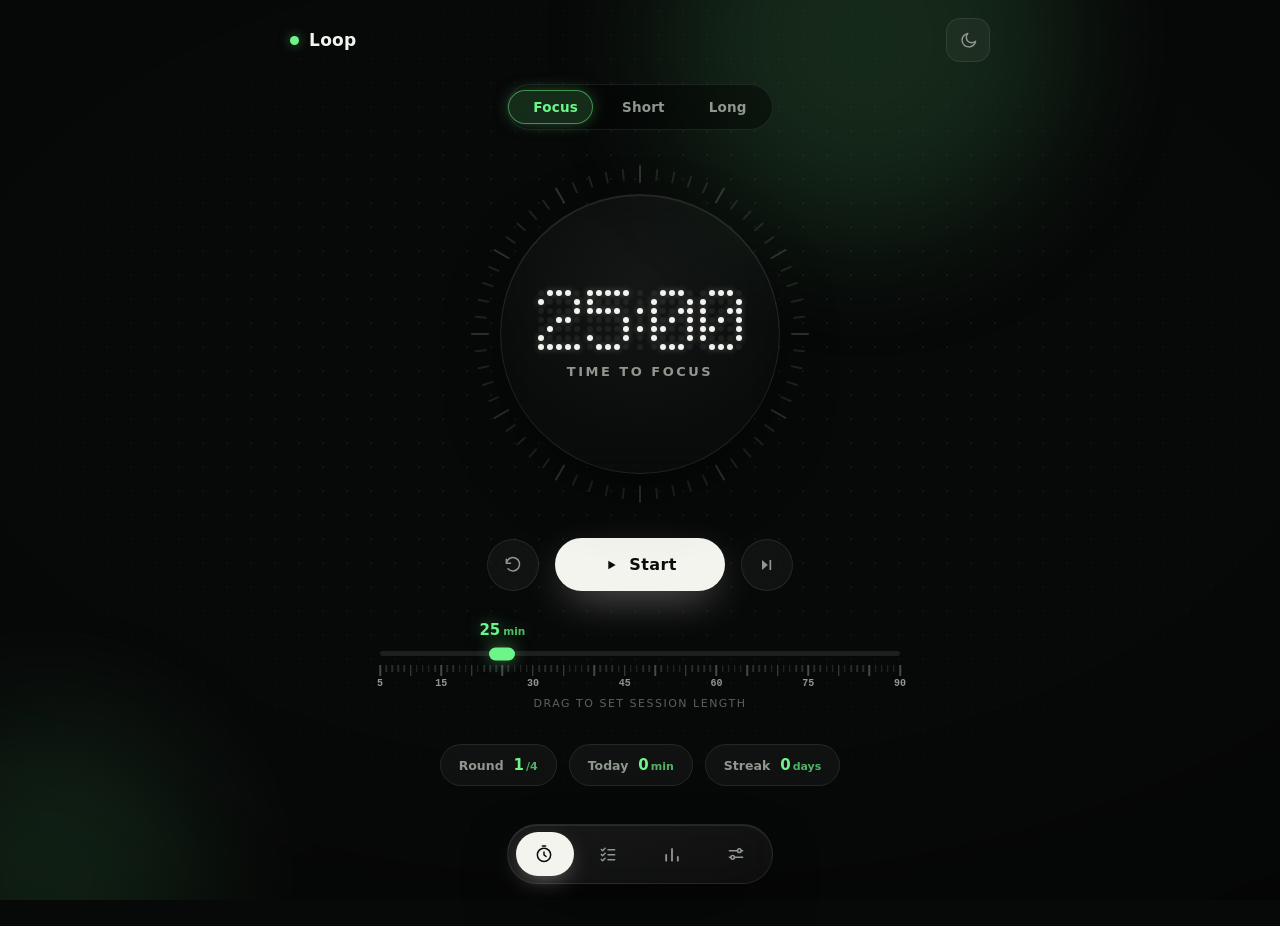
<file: loop.html>
<!DOCTYPE html>
<html lang="en">
<head>
  <meta charset="UTF-8" />
  <meta name="viewport" content="width=device-width, initial-scale=1.0, viewport-fit=cover" />
  <meta name="description" content="Loop — A beautiful pomodoro timer with tasks, stats, and zen mode." />
  <meta name="theme-color" content="#070808" />
  <meta name="apple-mobile-web-app-capable" content="yes" />
  <meta name="apple-mobile-web-app-status-bar-style" content="black-translucent" />
  <meta name="format-detection" content="telephone=no" />
  <title>Loop</title>

<style>
/* ============================================================
   Loop — carbon glass instrument
   dot-grid stage · tick-bezel dial · dot-matrix time · ruler
   ============================================================ */

:root {
  --bg: #070808;
  --text: #f3f4ee;            /* warm white */
  --muted: #8f978f;
  --faint: rgba(255, 255, 255, 0.35);

  --glass: rgba(255, 255, 255, 0.045);
  --glass-strong: rgba(255, 255, 255, 0.07);
  --stroke: rgba(255, 255, 255, 0.085);
  --stroke-lit: rgba(255, 255, 255, 0.16);

  --acc: #6ef58a;
  --acc-soft: rgba(110, 245, 138, 0.16);
  --acc-glow: rgba(110, 245, 138, 0.5);
  --danger: #ff6259;

  --r-lg: 26px;
  --r-md: 18px;
  --r-sm: 12px;

  --spring: cubic-bezier(0.34, 1.56, 0.64, 1);
  --ease: cubic-bezier(0.22, 1, 0.36, 1);

  --dot: 6px;      /* matrix dot size */
  --dot-gap: 3px;
}

body[data-mode="focus"] { --acc: #6ef58a; --acc-soft: rgba(110,245,138,.16); --acc-glow: rgba(110,245,138,.5); }
body[data-mode="short"] { --acc: #5ee6d0; --acc-soft: rgba(94,230,208,.16);  --acc-glow: rgba(94,230,208,.5); }
body[data-mode="long"]  { --acc: #ffc06e; --acc-soft: rgba(255,192,110,.16); --acc-glow: rgba(255,192,110,.5); }

* { box-sizing: border-box; margin: 0; padding: 0; }

html, body { height: 100%; }

body {
  font-family: -apple-system, 'SF Pro Rounded', 'SF Pro Display', 'Helvetica Neue', system-ui, sans-serif;
  background: var(--bg);
  color: var(--text);
  min-height: 100vh;
  min-height: -webkit-fill-available;
  overflow-x: hidden;
  -webkit-font-smoothing: antialiased;
  -webkit-user-select: none;
  user-select: none;
  -webkit-tap-highlight-color: transparent;
  -webkit-touch-callout: none;
  touch-action: manipulation;
  -webkit-text-size-adjust: 100%;
}

button { font-family: inherit; color: inherit; cursor: pointer; }
button svg { display: block; }

/* ---------- Ambient stage ---------- */
.stage-bg { position: fixed; top: 0; right: 0; bottom: 0; left: 0; z-index: 0; pointer-events: none; overflow: hidden; }
.stage-bg::before {
  content: ""; position: absolute; top: -1px; right: -1px; bottom: -1px; left: -1px;
  background-image: radial-gradient(rgba(255, 255, 255, 0.05) 1px, transparent 1.3px);
  background-size: 24px 24px;
  -webkit-mask-image: radial-gradient(ellipse 90% 80% at 50% 42%, #000 30%, transparent 78%);
  mask-image: radial-gradient(ellipse 90% 80% at 50% 42%, #000 30%, transparent 78%);
}
.glow {
  position: absolute; border-radius: 50%;
  -webkit-filter: blur(70px); filter: blur(70px);
  opacity: 0.14; background: var(--acc);
  -webkit-transition: opacity 1.2s var(--ease), background 0.8s ease;
  transition: opacity 1.2s var(--ease), background 0.8s ease;
}
.glow-1 { width: 400px; height: 400px; top: -18%; left: 52%; -webkit-animation: drift 26s ease-in-out infinite alternate; animation: drift 26s ease-in-out infinite alternate; }
.glow-2 { width: 300px; height: 300px; bottom: -14%; left: -8%; -webkit-animation: drift 34s ease-in-out infinite alternate-reverse; animation: drift 34s ease-in-out infinite alternate-reverse; }
body.is-running .glow { opacity: 0.22; }
@-webkit-keyframes drift {
  from { -webkit-transform: translate(0, 0) scale(1); transform: translate(0, 0) scale(1); }
  to   { -webkit-transform: translate(-50px, 35px) scale(1.1); transform: translate(-50px, 35px) scale(1.1); }
}
@keyframes drift {
  from { -webkit-transform: translate(0, 0) scale(1); transform: translate(0, 0) scale(1); }
  to   { -webkit-transform: translate(-50px, 35px) scale(1.1); transform: translate(-50px, 35px) scale(1.1); }
}
.vignette { position: absolute; top: 0; right: 0; bottom: 0; left: 0; background: radial-gradient(ellipse 120% 100% at 50% 40%, transparent 45%, rgba(0,0,0,0.55) 100%); }

/* ---------- Glass primitive ---------- */
.glass {
  position: relative;
  background: linear-gradient(160deg, rgba(255,255,255,0.075), rgba(255,255,255,0.028) 55%);
  border: 1px solid var(--stroke);
  border-radius: var(--r-lg);
  -webkit-backdrop-filter: blur(18px) saturate(1.3);
  backdrop-filter: blur(18px) saturate(1.3);
  box-shadow:
    0 24px 70px -20px rgba(0, 0, 0, 0.7),
    inset 0 1px 0 rgba(255, 255, 255, 0.09);
}
.glass::after { /* pointer-tracked specular sheen */
  content: ""; position: absolute; top: 0; right: 0; bottom: 0; left: 0; border-radius: inherit; pointer-events: none;
  background: radial-gradient(320px circle at var(--mx, 50%) var(--my, -40%), rgba(255,255,255,0.075), transparent 65%);
  opacity: 0; transition: opacity 0.4s ease;
}
.glass:hover::after { opacity: 1; }

/* ---------- HUD ---------- */
.hud {
  position: relative; z-index: 5;
  display: flex; align-items: center; justify-content: space-between;
  max-width: 760px; margin: 0 auto; padding: 26px 30px 0;
}
.brand { display: flex; align-items: center; gap: 10px; font-weight: 700; font-size: 17px; letter-spacing: 0.3px; }
.brand-dot {
  width: 9px; height: 9px; border-radius: 50%;
  background: var(--acc); box-shadow: 0 0 12px var(--acc-glow);
  transition: background 0.6s ease, box-shadow 0.6s ease;
}
body.is-running .brand-dot { animation: heartbeat 2.4s ease-in-out infinite; }
@keyframes heartbeat { 0%, 100% { transform: scale(1); } 50% { transform: scale(1.45); } }

.hud-btn {
  width: 44px; height: 44px; border-radius: 14px;
  display: grid; place-items: center;
  background: var(--glass); border: 1px solid var(--stroke);
  -webkit-backdrop-filter: blur(12px); backdrop-filter: blur(12px); color: var(--muted);
  -webkit-transition: transform 0.25s var(--spring), color 0.25s, border-color 0.25s, background 0.25s;
  transition: transform 0.25s var(--spring), color 0.25s, border-color 0.25s, background 0.25s;
}
.hud-btn svg { width: 19px; height: 19px; }
.hud-btn:hover { -webkit-transform: translateY(-2px) scale(1.05); transform: translateY(-2px) scale(1.05); color: var(--text); border-color: var(--stroke-lit); }
.hud-btn:active { transform: scale(0.92); }

/* ---------- Stage / views ---------- */
.stage {
  position: relative; z-index: 2;
  max-width: 760px; margin: 0 auto;
  padding: 8px 30px 140px;
  min-height: calc(100vh - 90px);
}
.view { display: none; flex-direction: column; align-items: center; }
body[data-view="timer"]    .view-timer    { display: flex; animation: viewIn 0.5s var(--ease); }
body[data-view="tasks"]    .view-tasks    { display: flex; animation: viewIn 0.5s var(--ease); }
body[data-view="stats"]    .view-stats    { display: flex; animation: viewIn 0.5s var(--ease); }
body[data-view="settings"] .view-settings { display: flex; animation: viewIn 0.5s var(--ease); }
@keyframes viewIn {
  from { opacity: 0; transform: translateY(18px) scale(0.985); filter: blur(6px); }
  to   { opacity: 1; transform: none; filter: none; }
}

/* ---------- Mode chips ---------- */
.mode-chips {
  position: relative; display: inline-flex; gap: 4px;
  background: rgba(0, 0, 0, 0.4); border: 1px solid var(--stroke);
  padding: 5px; border-radius: 999px; margin: 14px 0 30px;
  -webkit-backdrop-filter: blur(12px); backdrop-filter: blur(12px);
}
.chip-glider {
  position: absolute; top: 5px; bottom: 5px; left: 0; width: 80px;
  border-radius: 999px; background: var(--acc-soft);
  border: 1px solid var(--acc-glow); box-shadow: 0 0 18px -4px var(--acc-glow);
  transition: transform 0.45s var(--spring), width 0.45s var(--spring), background 0.6s, border-color 0.6s;
}
.mode-chip {
  position: relative; z-index: 1;
  border: none; background: transparent; color: var(--muted);
  font-weight: 600; font-size: 13.5px; letter-spacing: 0.2px;
  padding: 9px 20px; border-radius: 999px;
  transition: color 0.3s;
}
.mode-chip.is-active { color: var(--acc); }
.mode-chip:not(.is-active):hover { color: var(--text); }

/* ---------- Dial ---------- */
.dial {
  position: relative; width: 348px; height: 348px;
  transition: transform 0.6s var(--ease);
}
body.is-running .dial { animation: breathe 4.5s ease-in-out infinite; }
@keyframes breathe { 0%, 100% { transform: scale(1); } 50% { transform: scale(1.012); } }
.dial.pop { animation: dialPop 0.6s var(--spring); }
@keyframes dialPop { 0% { transform: scale(1); } 35% { transform: scale(1.05); } 100% { transform: scale(1); } }

.dial-ticks { position: absolute; inset: 0; }
.dial-tick {
  position: absolute; left: 50%; top: 50%;
  width: 2px; height: 12px; border-radius: 2px;
  background: rgba(255, 255, 255, 0.1);
  transform-origin: center;
  transition: background 0.35s ease, box-shadow 0.35s ease, height 0.35s ease;
}
.dial-tick.major { height: 18px; background: rgba(255, 255, 255, 0.16); }
.dial-tick.lit { background: var(--acc); box-shadow: 0 0 9px var(--acc-glow); }
.dial-tick.head { background: #fff; box-shadow: 0 0 14px var(--acc-glow), 0 0 4px #fff; animation: headPulse 1.1s ease-in-out infinite; }
@keyframes headPulse { 0%, 100% { opacity: 1; } 50% { opacity: 0.45; } }

.dial-core {
  position: absolute; top: 34px; right: 34px; bottom: 34px; left: 34px; border-radius: 50%;
  display: -webkit-flex; display: flex;
  -webkit-flex-direction: column; flex-direction: column;
  -webkit-align-items: center; align-items: center;
  -webkit-justify-content: center; justify-content: center;
  gap: 14px;
  background: radial-gradient(circle at 50% 32%, rgba(255,255,255,0.06), rgba(255,255,255,0.015) 68%);
}
.dial-core::after { border-radius: 50%; }

/* dot-matrix time */
.matrix-time { display: flex; align-items: center; gap: 7px; }
.m-char { display: grid; grid-template-columns: repeat(5, var(--dot)); gap: var(--dot-gap); }
.m-char.m-colon { grid-template-columns: var(--dot); margin: 0 1px; }
.m-dot {
  width: var(--dot); height: var(--dot); border-radius: 50%;
  background: rgba(255, 255, 255, 0.06);
  transition: background 0.22s ease, box-shadow 0.22s ease;
}
.m-dot.on { background: var(--text); box-shadow: 0 0 7px rgba(243, 244, 238, 0.35); }
body.is-running .m-colon .m-dot.on { animation: colonBlink 1s steps(1) infinite; }
@keyframes colonBlink { 50% { opacity: 0.25; } }

.session-label {
  color: var(--muted); font-size: 13px; font-weight: 600;
  letter-spacing: 2.5px; text-transform: uppercase;
}

/* ---------- Controls ---------- */
.controls { display: flex; align-items: center; gap: 16px; margin-top: 30px; }
.ctl-btn {
  width: 52px; height: 52px; border-radius: 50%;
  display: grid; place-items: center;
  background: var(--glass); border: 1px solid var(--stroke);
  -webkit-backdrop-filter: blur(12px); backdrop-filter: blur(12px); color: var(--muted);
  -webkit-transition: -webkit-transform 0.3s var(--spring), color 0.25s, border-color 0.25s;
  transition: transform 0.3s var(--spring), color 0.25s, border-color 0.25s;
}
.ctl-btn svg { width: 20px; height: 20px; }
.ctl-btn:hover { transform: translateY(-3px); color: var(--text); border-color: var(--stroke-lit); }
.ctl-btn:active { transform: scale(0.88); }

.start-pill {
  display: flex; align-items: center; gap: 10px;
  min-width: 170px; justify-content: center;
  padding: 16px 40px; border-radius: 999px; border: 1px solid transparent;
  background: var(--text); color: #0a0b0a;
  font-weight: 700; font-size: 16px; letter-spacing: 0.4px;
  box-shadow: 0 14px 44px -12px rgba(243, 244, 238, 0.45);
  transition: transform 0.3s var(--spring), background 0.35s, color 0.35s, border-color 0.35s, box-shadow 0.35s;
}
.start-pill svg { width: 16px; height: 16px; fill: currentColor; }
.start-pill .ic-pause { display: none; }
.start-pill:hover { transform: translateY(-2px) scale(1.03); }
.start-pill:active { transform: scale(0.94); }
body.is-running .start-pill {
  background: var(--acc-soft); color: var(--acc);
  border-color: var(--acc-glow);
  box-shadow: 0 14px 44px -14px var(--acc-glow);
}
body.is-running .start-pill .ic-play { display: none; }
body.is-running .start-pill .ic-pause { display: block; }

/* ---------- Ruler ---------- */
.ruler-wrap { width: min(520px, 100%); margin-top: 38px; position: relative; }
.ruler-value {
  position: absolute; top: -8px; transform: translateX(-50%);
  color: var(--acc); font-weight: 700; font-size: 15px;
  text-shadow: 0 0 16px var(--acc-glow);
  transition: left 0.15s ease, color 0.6s;
  pointer-events: none; white-space: nowrap;
}
.ruler-value em { font-style: normal; font-size: 10.5px; margin-left: 3px; opacity: 0.75; font-weight: 600; }
.ruler { padding-top: 22px; cursor: grab; touch-action: none; }
.ruler:active { cursor: grabbing; }
.ruler-bar {
  position: relative; height: 5px; border-radius: 999px;
  background: rgba(255, 255, 255, 0.09);
}
.ruler-fill {
  position: absolute; left: 0; top: 0; bottom: 0; width: 0;
  border-radius: 999px; background: var(--acc);
  box-shadow: 0 0 12px var(--acc-glow);
  transition: width 0.3s ease, background 0.6s;
}
.ruler-handle {
  position: absolute; top: 50%; left: 40%;
  width: 26px; height: 13px; border-radius: 7px;
  transform: translate(-50%, -50%);
  background: var(--acc); box-shadow: 0 0 16px var(--acc-glow);
  transition: left 0.15s ease, transform 0.25s var(--spring), background 0.6s;
}
.ruler:hover .ruler-handle { transform: translate(-50%, -50%) scale(1.18); }
.ruler-ticks { position: relative; height: 22px; margin-top: 9px; }
.r-tick {
  position: absolute; top: 0; width: 1.5px; height: 7px;
  background: rgba(255, 255, 255, 0.14); transform: translateX(-50%);
}
.r-tick.major { height: 11px; background: rgba(255, 255, 255, 0.26); }
.r-label {
  position: absolute; top: 13px; transform: translateX(-50%);
  font-size: 10px; color: var(--muted); font-weight: 600; font-family: 'SF Mono', 'Menlo', monospace;
}
.ruler-hint {
  text-align: center; color: var(--faint); font-size: 11px;
  letter-spacing: 1.5px; text-transform: uppercase; margin-top: 10px;
  transition: opacity 0.4s;
}
body.is-running .ruler { pointer-events: none; }
body.is-running .ruler-handle { opacity: 0.9; }
body.is-running .ruler-hint { opacity: 0; }

/* ---------- Stat chips ---------- */
.chips-row { display: flex; gap: 12px; margin-top: 34px; flex-wrap: wrap; justify-content: center; }
.stat-chip {
  display: flex; align-items: baseline; gap: 10px;
  padding: 11px 18px; border-radius: 999px;
  background: var(--glass); border: 1px solid var(--stroke);
  -webkit-backdrop-filter: blur(12px); backdrop-filter: blur(12px);
  -webkit-transition: -webkit-transform 0.3s var(--spring), border-color 0.3s;
  transition: transform 0.3s var(--spring), border-color 0.3s;
}
.stat-chip:hover { transform: translateY(-2px); border-color: var(--stroke-lit); }
.stat-chip .k { color: var(--muted); font-size: 12.5px; font-weight: 600; }
.stat-chip .v { color: var(--acc); font-size: 15px; font-weight: 700; transition: color 0.6s; }
.stat-chip .v i { font-style: normal; font-size: 11px; opacity: 0.7; margin-left: 2px; font-weight: 600; }

/* ---------- Panels (tasks / settings) ---------- */
.panel { width: 100%; padding: 26px; margin-top: 22px; }
.panel-head { display: flex; align-items: baseline; justify-content: space-between; margin-bottom: 20px; }
.panel-head h2 { font-size: 19px; font-weight: 700; letter-spacing: 0.3px; }
.panel-sub { color: var(--muted); font-size: 13px; font-weight: 600; }

/* ---------- Tasks ---------- */
.task-form { display: flex; gap: 10px; margin-bottom: 18px; }
.task-form input[type="text"] {
  flex: 1; min-width: 0;
  background: rgba(0, 0, 0, 0.35); border: 1px solid var(--stroke);
  color: var(--text); padding: 13px 16px; border-radius: var(--r-md);
  font-family: inherit; font-size: 14px; font-weight: 500; outline: none;
  transition: border-color 0.25s, box-shadow 0.25s;
}
.task-form input[type="text"]::placeholder { color: var(--faint); }
.task-form input[type="text"]:focus { border-color: var(--acc-glow); box-shadow: 0 0 0 3px var(--acc-soft); }

.stepper {
  display: flex; align-items: center; gap: 2px;
  background: rgba(0, 0, 0, 0.35); border: 1px solid var(--stroke);
  border-radius: var(--r-md); padding: 3px;
}
.stepper span {
  min-width: 30px; text-align: center; font-weight: 700; font-size: 14px;
  font-family: 'SF Mono', 'Menlo', monospace;
}
.step-btn {
  width: 36px; height: 44px; border: none; border-radius: 12px;
  background: transparent; color: var(--muted); font-size: 17px; font-weight: 600;
  -webkit-transition: background 0.2s, color 0.2s, -webkit-transform 0.2s var(--spring);
  transition: background 0.2s, color 0.2s, transform 0.2s var(--spring);
}
.step-btn:hover { background: rgba(255, 255, 255, 0.07); color: var(--text); }
.step-btn:active { transform: scale(0.85); }

.add-btn {
  width: 46px; height: 46px; border-radius: var(--r-md); border: none; flex-shrink: 0;
  background: var(--text); color: #0a0b0a; display: grid; place-items: center;
  box-shadow: 0 10px 26px -10px rgba(243, 244, 238, 0.4);
  transition: transform 0.3s var(--spring), box-shadow 0.3s;
  align-self: center;
}
.add-btn svg { width: 18px; height: 18px; }
.add-btn:hover { transform: translateY(-2px) scale(1.06); }
.add-btn:active { transform: scale(0.88); }

.task-list { list-style: none; display: flex; flex-direction: column; gap: 9px; }
.task-item {
  position: relative;
  display: flex; align-items: center; gap: 13px; padding: 14px 16px;
  background: rgba(255, 255, 255, 0.03); border: 1px solid var(--stroke);
  border-radius: var(--r-md); cursor: pointer;
  transition: border-color 0.3s, background 0.3s, opacity 0.3s, transform 0.3s var(--spring);
  animation: taskIn 0.4s var(--spring);
}
@keyframes taskIn { from { opacity: 0; transform: translateY(-8px) scale(0.98); } to { opacity: 1; transform: none; } }
.task-item:hover { background: rgba(255, 255, 255, 0.055); transform: translateX(3px); }
.task-item.active-task {
  border-color: var(--acc-glow);
  background: var(--acc-soft);
  box-shadow: 0 0 24px -10px var(--acc-glow);
}
.task-item.done { opacity: 0.45; }
.task-item.done .task-text { text-decoration: line-through; }

.task-check {
  width: 32px; height: 32px; border-radius: 50%; -webkit-flex-shrink: 0; flex-shrink: 0;
  border: 1.5px solid var(--muted); background: transparent;
  display: grid; place-items: center; color: #0a0b0a;
  -webkit-transition: background 0.25s, border-color 0.25s, -webkit-transform 0.3s var(--spring);
  transition: background 0.25s, border-color 0.25s, transform 0.3s var(--spring);
}
.task-check svg { width: 12px; height: 12px; opacity: 0; transition: opacity 0.2s; }
.task-check:hover { border-color: var(--acc); transform: scale(1.12); }
.task-check.checked { background: var(--acc); border-color: var(--acc); box-shadow: 0 0 12px var(--acc-glow); }
.task-check.checked svg { opacity: 1; }
.task-check:active { transform: scale(0.8); }

.task-text { flex: 1; font-size: 14px; font-weight: 500; word-break: break-word; }
.task-pips { display: flex; gap: 4px; align-items: center; flex-shrink: 0; }
.task-pip { width: 6px; height: 6px; border-radius: 50%; background: rgba(255, 255, 255, 0.14); transition: background 0.3s, box-shadow 0.3s; }
.task-pip.fill { background: var(--acc); box-shadow: 0 0 6px var(--acc-glow); }
.task-pips .pip-text { font-size: 11px; color: var(--muted); font-family: 'SF Mono', 'Menlo', monospace; }

.task-del {
  background: none; border: none; color: var(--muted);
  width: 44px; height: 44px; border-radius: 9px; display: grid; place-items: center;
  -webkit-transition: color 0.2s, background 0.2s, -webkit-transform 0.2s var(--spring);
  transition: color 0.2s, background 0.2s, transform 0.2s var(--spring);
  -webkit-flex-shrink: 0; flex-shrink: 0;
}
.task-del svg { width: 13px; height: 13px; }
.task-item:hover .task-del { color: var(--muted); }
.task-del:hover { color: var(--danger) !important; background: rgba(255, 98, 89, 0.12); }
.task-del:active { transform: scale(0.8); }

.empty-tasks { color: var(--muted); text-align: center; padding: 26px 20px; font-size: 13.5px; line-height: 1.7; }

/* ---------- Stats ---------- */
.stat-grid { display: grid; grid-template-columns: repeat(2, 1fr); gap: 14px; width: 100%; margin-top: 22px; }
.stat-card { padding: 24px 22px; border-radius: var(--r-lg); text-align: left; transition: transform 0.35s var(--spring), border-color 0.3s; }
.stat-card:hover { transform: translateY(-3px); border-color: var(--stroke-lit); }
.stat-num { font-size: 38px; font-weight: 700; color: var(--acc); text-shadow: 0 0 24px var(--acc-glow); letter-spacing: 0.5px; }
.stat-num i { font-style: normal; font-size: 17px; opacity: 0.7; margin-left: 2px; }
.stat-cap { color: var(--muted); font-size: 12px; font-weight: 600; letter-spacing: 1.6px; text-transform: uppercase; margin-top: 6px; }

.week-panel { margin-top: 14px; }
.week-bars { display: flex; align-items: flex-end; gap: 12px; height: 140px; padding-top: 8px; }
.bar-col { flex: 1; display: flex; flex-direction: column; align-items: center; gap: 9px; height: 100%; justify-content: flex-end; }
.bar-shell { width: 100%; max-width: 46px; flex: 1; display: flex; align-items: flex-end; border-radius: 10px; background: rgba(255,255,255,0.03); }
.bar {
  width: 100%; border-radius: 10px; min-height: 5px;
  background: linear-gradient(180deg, var(--acc), rgba(110,245,138,0.35));
  box-shadow: 0 0 16px -4px var(--acc-glow);
  -webkit-transition: height 0.7s var(--ease);
  transition: height 0.7s var(--ease);
  position: relative;
}
.bar.today { outline: 1px solid var(--acc-glow); }
.bar-label { font-size: 10.5px; color: var(--muted); font-weight: 600; font-family: 'SF Mono', 'Menlo', monospace; text-transform: uppercase; }
.bar-min { font-size: 10px; color: var(--faint); font-family: 'SF Mono', 'Menlo', monospace; }

/* ---------- Settings ---------- */
.setting-row {
  display: flex; align-items: center; justify-content: space-between; gap: 16px;
  padding: 16px 0; border-bottom: 1px solid rgba(255, 255, 255, 0.055);
}
.setting-info { display: flex; flex-direction: column; gap: 3px; }
.setting-label { font-size: 14.5px; font-weight: 600; }
.setting-info small { color: var(--muted); font-size: 12px; }

.switch {
  width: 48px; height: 28px; border-radius: 999px; border: 1px solid var(--stroke);
  background: rgba(0, 0, 0, 0.4); position: relative; flex-shrink: 0;
  transition: background 0.3s, border-color 0.3s;
}
.switch .knob {
  position: absolute; top: 3px; left: 3px; width: 20px; height: 20px; border-radius: 50%;
  background: var(--muted); transition: transform 0.35s var(--spring), background 0.3s, box-shadow 0.3s;
}
.switch[aria-checked="true"] { background: var(--acc-soft); border-color: var(--acc-glow); }
.switch[aria-checked="true"] .knob { transform: translateX(20px); background: var(--acc); box-shadow: 0 0 10px var(--acc-glow); }
.switch:active .knob { transform: scale(0.85); }
.switch[aria-checked="true"]:active .knob { transform: translateX(20px) scale(0.85); }

.setting-note {
  margin: 18px 0; padding: 13px 16px; border-radius: var(--r-md);
  background: var(--acc-soft); border: 1px solid transparent;
  color: var(--acc); font-size: 12.5px; font-weight: 600;
}
.danger-btn {
  width: 100%; padding: 13px; border-radius: var(--r-md);
  background: transparent; border: 1px solid rgba(255, 98, 89, 0.3);
  color: var(--danger); font-weight: 600; font-size: 13.5px;
  transition: background 0.25s, transform 0.2s var(--spring), border-color 0.25s;
}
.danger-btn:hover { background: rgba(255, 98, 89, 0.1); border-color: rgba(255, 98, 89, 0.55); }
.danger-btn:active { transform: scale(0.97); }
.danger-btn.armed { background: var(--danger); border-color: var(--danger); color: #fff; }

/* ---------- Dock ---------- */
.dock {
  position: fixed; bottom: 26px; left: 50%; transform: translateX(-50%);
  z-index: 20; display: flex; gap: 6px; padding: 7px;
  border-radius: 999px;
  background: linear-gradient(160deg, rgba(30, 32, 30, 0.75), rgba(14, 15, 14, 0.85));
  border: 1px solid var(--stroke);
  -webkit-backdrop-filter: blur(24px) saturate(1.4);
  backdrop-filter: blur(24px) saturate(1.4);
  box-shadow: 0 24px 60px -16px rgba(0, 0, 0, 0.8), inset 0 1px 0 rgba(255, 255, 255, 0.09);
}
.dock-bubble {
  position: absolute; top: 7px; left: 7px;
  width: 58px; height: 44px; border-radius: 999px;
  background: var(--text);
  box-shadow: 0 8px 24px -8px rgba(243, 244, 238, 0.5);
  transition: transform 0.45s var(--spring);
}
.dock-btn {
  position: relative; z-index: 1;
  width: 58px; height: 44px; border-radius: 999px; border: none;
  background: transparent; color: var(--muted);
  display: grid; place-items: center;
  transition: color 0.3s, transform 0.25s var(--spring);
}
.dock-btn svg { width: 20px; height: 20px; }
.dock-btn:hover { color: var(--text); transform: translateY(-2px); }
.dock-btn:active { transform: scale(0.88); }
.dock-btn.is-active { color: #0a0b0a; }
.dock-btn.is-active:hover { transform: none; }

/* ---------- Zen mode ---------- */
.zen-hint {
  position: fixed; bottom: 30px; left: 50%; transform: translateX(-50%);
  z-index: 15; color: var(--faint); font-size: 11.5px; letter-spacing: 2px;
  text-transform: uppercase; opacity: 0; pointer-events: none; transition: opacity 0.6s ease 0.3s;
}
body.zen .hud-btn, body.zen .dock, body.zen .mode-chips, body.zen .controls,
body.zen .ruler-wrap, body.zen .chips-row, body.zen .brand { opacity: 0; pointer-events: none; }
body.zen .hud-btn, body.zen .dock, body.zen .mode-chips, body.zen .controls,
body.zen .ruler-wrap, body.zen .chips-row, .brand { transition: opacity 0.5s ease; }
body.zen .zen-hint { opacity: 1; }
body.zen.is-running .zen-hint { opacity: 0; transition-delay: 1.5s; }
body.zen .dial { transform: scale(1.14); margin-top: 8vh; cursor: pointer; }
body:not(.zen) .hud-btn, body:not(.zen) .dock, body:not(.zen) .mode-chips,
body:not(.zen) .controls, body:not(.zen) .ruler-wrap, body:not(.zen) .chips-row { transition: opacity 0.4s ease; }

/* completion flash */
body.flash .stage-bg .glow { opacity: 0.5; transition: opacity 0.15s; }

/* ---------- Responsive / Mobile (iPhone optimized) ---------- */
@media (max-width: 520px) {
  :root { --dot: 5px; --dot-gap: 2.5px; }
  .dial { width: 260px; height: 260px; }
  .dial-core { top: 26px; right: 26px; bottom: 26px; left: 26px; }
  .stage { padding: 8px 16px 130px; }
  .hud { padding: 18px 16px 0; }
  .stat-grid { grid-template-columns: 1fr 1fr; gap: 10px; }
  .stat-num { font-size: 28px; }
  .start-pill { min-width: 130px; padding: 14px 24px; font-size: 15px; }
  .chips-row { gap: 8px; }
  .stat-chip { padding: 9px 12px; }
  .stat-chip .k { font-size: 11px; }
  .stat-chip .v { font-size: 13px; }
  .panel { padding: 20px 16px; }
  .panel-head h2 { font-size: 17px; }
  .task-form { gap: 8px; -webkit-flex-wrap: wrap; flex-wrap: wrap; }
  .task-form input[type="text"] { padding: 12px 14px; font-size: 16px; } /* 16px prevents iOS auto-zoom */
  .mode-chip { padding: 8px 14px; font-size: 12.5px; }
  .controls { gap: 12px; margin-top: 24px; }
  .ctl-btn { width: 48px; height: 48px; }
  .ruler-wrap { margin-top: 28px; }
  .dock { bottom: 16px; gap: 4px; padding: 6px; }
  .dock-btn { width: 50px; height: 44px; }
  .dock-bubble { width: 50px; height: 44px; }
  .dock-btn svg { width: 18px; height: 18px; }
  .week-bars { gap: 8px; height: 120px; }
  .bar-label { font-size: 9px; }
  .setting-row { gap: 12px; padding: 18px 0; }
  .setting-label { font-size: 13.5px; }
  .setting-info small { font-size: 11px; }
  .glow-1 { width: 250px; height: 250px; -webkit-filter: blur(50px); filter: blur(50px); }
  .glow-2 { width: 200px; height: 200px; -webkit-filter: blur(50px); filter: blur(50px); }
  .zen-hint { bottom: 20px; font-size: 10px; }
  .task-del { color: var(--muted); } /* Always visible on touch */
  .ruler-handle { width: 32px; height: 18px; } /* Larger drag handle for touch */
}

@media (max-width: 380px) {
  :root { --dot: 4px; --dot-gap: 2px; }
  .dial { width: 220px; height: 220px; }
  .dial-core { top: 22px; right: 22px; bottom: 22px; left: 22px; }
  .session-label { font-size: 11px; letter-spacing: 2px; }
  .start-pill { min-width: 110px; padding: 12px 20px; font-size: 14px; }
  .mode-chip { padding: 7px 12px; font-size: 12px; }
  .stat-num { font-size: 24px; }
  .stat-card { padding: 18px 16px; }
  .brand { font-size: 15px; }
}

/* safe area for notched/Dynamic Island iPhones */
@supports (padding-bottom: env(safe-area-inset-bottom)) {
  .dock { bottom: calc(16px + env(safe-area-inset-bottom)); }
  .stage { padding-bottom: calc(140px + env(safe-area-inset-bottom)); }
  .hud { padding-top: calc(18px + env(safe-area-inset-top)); }
  .zen-hint { bottom: calc(20px + env(safe-area-inset-bottom)); }
}

@media (prefers-reduced-motion: reduce) {
  *, *::before, *::after { animation-duration: 0.001s !important; transition-duration: 0.001s !important; }
}
</style>
</head>
<body data-mode="focus" data-view="timer">

  <!-- Ambient stage: dot grid + breathing glow -->
  <div class="stage-bg" aria-hidden="true">
    <span class="glow glow-1"></span>
    <span class="glow glow-2"></span>
    <span class="vignette"></span>
  </div>

  <!-- HUD -->
  <header class="hud">
    <div class="brand">
      <span class="brand-dot"></span>
      <span class="brand-name">Loop</span>
    </div>
    <button id="zenBtn" class="hud-btn" title="Zen mode  ·  F" aria-label="Zen mode">
      <svg viewBox="0 0 24 24"><path d="M21 12.8A8.6 8.6 0 1 1 11.2 3a6.8 6.8 0 0 0 9.8 9.8Z" fill="none" stroke="currentColor" stroke-width="1.8" stroke-linecap="round" stroke-linejoin="round"/></svg>
    </button>
  </header>

  <main class="stage">

    <!-- ============ TIMER VIEW ============ -->
    <section class="view view-timer" id="viewTimer">

      <div class="mode-chips" role="tablist">
        <span class="chip-glider" id="chipGlider"></span>
        <button class="mode-chip is-active" data-set="focus" role="tab">Focus</button>
        <button class="mode-chip" data-set="short" role="tab">Short</button>
        <button class="mode-chip" data-set="long" role="tab">Long</button>
      </div>

      <div class="dial" id="dial">
        <div class="dial-ticks" id="dialTicks"></div>
        <div class="dial-core glass">
          <div class="matrix-time" id="matrixTime" aria-live="off"></div>
          <div id="sessionLabel" class="session-label">time to focus</div>
        </div>
      </div>

      <div class="controls">
        <button id="resetBtn" class="ctl-btn" title="Reset  ·  R" aria-label="Reset">
          <svg viewBox="0 0 24 24"><path d="M4 10a8 8 0 1 1 2 6.5M4 10V5m0 5h5" fill="none" stroke="currentColor" stroke-width="1.8" stroke-linecap="round" stroke-linejoin="round"/></svg>
        </button>
        <button id="startBtn" class="start-pill" aria-label="Start">
          <svg class="ic-play" viewBox="0 0 24 24"><path d="M8 5.5v13l11-6.5Z"/></svg>
          <svg class="ic-pause" viewBox="0 0 24 24"><path d="M7.5 5h3v14h-3zM13.5 5h3v14h-3z"/></svg>
          <span id="startLabel">Start</span>
        </button>
        <button id="skipBtn" class="ctl-btn" title="Skip  ·  S" aria-label="Skip">
          <svg viewBox="0 0 24 24"><path d="M6 6l7 6-7 6V6zm9 0h2v12h-2z" fill="currentColor" stroke="none"/></svg>
        </button>
      </div>

      <!-- Session length ruler -->
      <div class="ruler-wrap" id="rulerWrap">
        <div class="ruler-value" id="rulerValue">25<em>min</em></div>
        <div class="ruler" id="ruler">
          <div class="ruler-bar">
            <div class="ruler-fill" id="rulerFill"></div>
            <div class="ruler-handle" id="rulerHandle"></div>
          </div>
          <div class="ruler-ticks" id="rulerTicks"></div>
        </div>
        <div class="ruler-hint">drag to set session length</div>
      </div>

      <div class="chips-row">
        <div class="stat-chip"><span class="k">Round</span><span class="v" id="roundCount">1<i>/4</i></span></div>
        <div class="stat-chip"><span class="k">Today</span><span class="v" id="focusedToday">0<i>min</i></span></div>
        <div class="stat-chip"><span class="k">Streak</span><span class="v" id="streakChip">0<i>days</i></span></div>
      </div>
    </section>

    <!-- ============ TASKS VIEW ============ -->
    <section class="view view-tasks" id="viewTasks">
      <div class="panel glass">
        <div class="panel-head">
          <h2>Tasks</h2>
          <span id="taskSummary" class="panel-sub">0/0 done</span>
        </div>
        <form id="taskForm" class="task-form">
          <input id="taskInput" type="text" placeholder="What are you working on?" aria-label="New task" maxlength="120" autocomplete="off" />
          <div class="stepper" id="pomoStepper">
            <button type="button" class="step-btn" data-step="-1" aria-label="Fewer sessions">−</button>
            <span id="pomoCount" title="Estimated focus sessions">1</span>
            <button type="button" class="step-btn" data-step="1" aria-label="More sessions">+</button>
          </div>
          <button type="submit" class="add-btn" aria-label="Add task">
            <svg viewBox="0 0 24 24"><path d="M12 5v14M5 12h14" fill="none" stroke="currentColor" stroke-width="2.2" stroke-linecap="round"/></svg>
          </button>
        </form>
        <ul id="taskList" class="task-list"></ul>
        <p id="emptyTasks" class="empty-tasks">Nothing yet. Add a task, then tap it to make it the active one — finished focus sessions fill its dots.</p>
      </div>
    </section>

    <!-- ============ STATS VIEW ============ -->
    <section class="view view-stats" id="viewStats">
      <div class="stat-grid">
        <div class="stat-card glass"><div id="statToday" class="stat-num">0<i>m</i></div><div class="stat-cap">focused today</div></div>
        <div class="stat-card glass"><div id="statSessions" class="stat-num">0</div><div class="stat-cap">sessions today</div></div>
        <div class="stat-card glass"><div id="statTotal" class="stat-num">0<i>h</i></div><div class="stat-cap">all-time focus</div></div>
        <div class="stat-card glass"><div id="statStreak" class="stat-num">0<i>d</i></div><div class="stat-cap">day streak</div></div>
      </div>
      <div class="panel glass week-panel">
        <div class="panel-head"><h2>Last 7 days</h2><span class="panel-sub" id="weekTotal"></span></div>
        <div id="weekBars" class="week-bars"></div>
      </div>
    </section>

    <!-- ============ SETTINGS VIEW ============ -->
    <section class="view view-settings" id="viewSettings">
      <div class="panel glass">
        <div class="panel-head"><h2>Settings</h2></div>

        <div class="setting-row">
          <div class="setting-info"><span class="setting-label">Rounds before long break</span><small>focus sessions per cycle</small></div>
          <div class="stepper" id="roundsStepper">
            <button type="button" class="step-btn" data-step="-1">−</button>
            <span id="roundsCount">4</span>
            <button type="button" class="step-btn" data-step="1">+</button>
          </div>
        </div>

        <div class="setting-row">
          <div class="setting-info"><span class="setting-label">Auto-start next session</span><small>flow straight into breaks &amp; focus</small></div>
          <button class="switch" id="autoSwitch" role="switch" aria-checked="false" aria-label="Auto-start next session"><span class="knob"></span></button>
        </div>

        <div class="setting-row">
          <div class="setting-info"><span class="setting-label">Sound</span><small>ticks &amp; session chimes</small></div>
          <button class="switch" id="soundSwitch" role="switch" aria-checked="true" aria-label="Sound"><span class="knob"></span></button>
        </div>

        <div class="setting-note">Session lengths live under the timer — drag the ruler.</div>

        <button id="resetStats" class="danger-btn">Reset all stats</button>
      </div>
    </section>
  </main>

  <!-- Floating dock -->
  <nav class="dock glass" id="dock">
    <span class="dock-bubble" id="dockBubble"></span>
    <button class="dock-btn is-active" data-view="timer" title="Timer" aria-label="Timer">
      <svg viewBox="0 0 24 24"><circle cx="12" cy="13" r="8" fill="none" stroke="currentColor" stroke-width="1.8"/><path d="M12 9.5V13l2.5 2M10 2.5h4" fill="none" stroke="currentColor" stroke-width="1.8" stroke-linecap="round"/></svg>
    </button>
    <button class="dock-btn" data-view="tasks" title="Tasks" aria-label="Tasks">
      <svg viewBox="0 0 24 24"><path d="M4 6.5l1.5 1.5L8.5 5M4 12.5l1.5 1.5L8.5 11M4 18.5l1.5 1.5L8.5 17M12 7h8M12 13h8M12 19h8" fill="none" stroke="currentColor" stroke-width="1.8" stroke-linecap="round" stroke-linejoin="round"/></svg>
    </button>
    <button class="dock-btn" data-view="stats" title="Stats" aria-label="Stats">
      <svg viewBox="0 0 24 24"><path d="M5 20V13M12 20V6M19 20v-4.5" fill="none" stroke="currentColor" stroke-width="2.2" stroke-linecap="round"/></svg>
    </button>
    <button class="dock-btn" data-view="settings" title="Settings" aria-label="Settings">
      <svg viewBox="0 0 24 24"><path d="M4 8h10M18 8h2M4 16h2M10 16h10" fill="none" stroke="currentColor" stroke-width="1.8" stroke-linecap="round"/><circle cx="16" cy="8" r="2.2" fill="none" stroke="currentColor" stroke-width="1.8"/><circle cx="8" cy="16" r="2.2" fill="none" stroke="currentColor" stroke-width="1.8"/></svg>
    </button>
  </nav>

  <div class="zen-hint" id="zenHint">space to start &nbsp;·&nbsp; esc to exit</div>

<script>
  /* Loop — carbon glass instrument.
   Pure vanilla JS, persisted to localStorage. No build step. */
(() => {
  'use strict';

  const STORE_KEY = 'loop.v1';
  const MODE_LABELS = { focus: 'time to focus', short: 'short break', long: 'long break' };
  const MODE_TAB_LABELS = { focus: 'Focus', short: 'Short Break', long: 'Long Break' };
  const RULER_RANGE = { focus: [5, 90], short: [1, 30], long: [5, 45] };
  const DIAL_TICKS = 60;
  const MAX_TASK_PIPS = 8;

  const DEFAULT_SETTINGS = { focus: 25, short: 5, long: 15, rounds: 4, autoStart: false, sound: true };

  /* 5x7 dot-matrix glyphs (colon is 1 column) */
  const GLYPHS = {
    '0': ['01110', '10001', '10011', '10101', '11001', '10001', '01110'],
    '1': ['00100', '01100', '00100', '00100', '00100', '00100', '01110'],
    '2': ['01110', '10001', '00001', '00110', '01000', '10000', '11111'],
    '3': ['11110', '00001', '00001', '01110', '00001', '00001', '11110'],
    '4': ['00010', '00110', '01010', '10010', '11111', '00010', '00010'],
    '5': ['11111', '10000', '11110', '00001', '00001', '10001', '01110'],
    '6': ['00110', '01000', '10000', '11110', '10001', '10001', '01110'],
    '7': ['11111', '00001', '00010', '00100', '01000', '01000', '01000'],
    '8': ['01110', '10001', '10001', '01110', '10001', '10001', '01110'],
    '9': ['01110', '10001', '10001', '01111', '00001', '00010', '01100'],
    ':': ['0', '0', '1', '0', '1', '0', '0'],
  };

  /* ---------- State (safe localStorage for Quick Look) ---------- */
  const storageAvailable = (() => {
    try {
      const t = '__ff_test__';
      localStorage.setItem(t, t);
      localStorage.removeItem(t);
      return true;
    } catch (e) { return false; }
  })();

  const load = () => {
    if (!storageAvailable) return {};
    try { return JSON.parse(localStorage.getItem(STORE_KEY)) || {}; }
    catch (e) { return {}; }
  };

  const saved = load();
  const state = {
    settings: { ...DEFAULT_SETTINGS, ...(saved.settings || {}) },
    tasks: saved.tasks || [],
    stats: saved.stats || { totalSeconds: 0, days: {}, lastDay: null, streak: 0 },
    mode: 'focus',
    round: 1,
    running: false,
    remaining: 0,
    activeTaskId: saved.activeTaskId || null,
    pomoEstimate: 1,
    view: 'timer',
  };

  const save = () => {
    if (!storageAvailable) return;
    try {
      localStorage.setItem(STORE_KEY, JSON.stringify({
        settings: state.settings,
        tasks: state.tasks,
        stats: state.stats,
        activeTaskId: state.activeTaskId,
      }));
    } catch (e) { /* Quick Look may block storage */ }
  };

  /* ---------- DOM ---------- */
  const $ = (id) => document.getElementById(id);
  const els = {
    matrixTime: $('matrixTime'),
    sessionLabel: $('sessionLabel'),
    dial: $('dial'),
    dialTicks: $('dialTicks'),
    startBtn: $('startBtn'),
    startLabel: $('startLabel'),
    resetBtn: $('resetBtn'),
    skipBtn: $('skipBtn'),
    roundCount: $('roundCount'),
    focusedToday: $('focusedToday'),
    streakChip: $('streakChip'),
    chips: document.querySelectorAll('.mode-chip'),
    chipGlider: $('chipGlider'),
    ruler: $('ruler'),
    rulerTicks: $('rulerTicks'),
    rulerFill: $('rulerFill'),
    rulerHandle: $('rulerHandle'),
    rulerValue: $('rulerValue'),
    taskForm: $('taskForm'),
    taskInput: $('taskInput'),
    taskList: $('taskList'),
    emptyTasks: $('emptyTasks'),
    taskSummary: $('taskSummary'),
    pomoCount: $('pomoCount'),
    dock: $('dock'),
    dockBubble: $('dockBubble'),
    zenHint: $('zenHint'),
  };

  const svgIcon = (path, stroke = true) => {
    const attrs = stroke
      ? 'fill="none" stroke="currentColor" stroke-width="2.4" stroke-linecap="round" stroke-linejoin="round"'
      : 'fill="currentColor"';
    return `<svg viewBox="0 0 24 24"><path d="${path}" ${attrs}/></svg>`;
  };
  const ICON_CHECK = svgIcon('M4.5 12.5l5 5L19.5 7');
  const ICON_X = svgIcon('M6 6l12 12M18 6L6 18');

  /* ---------- Sound (tactile ticks + chime) ---------- */
  let audioCtx = null;
  const audio = () => {
    if (!audioCtx) {
      try {
        const AC = window.AudioContext || window.webkitAudioContext;
        if (AC) audioCtx = new AC();
      } catch (e) { /* no audio in Quick Look */ }
    }
    // Resume suspended context (iOS requires user gesture)
    if (audioCtx && audioCtx.state === 'suspended') {
      audioCtx.resume().catch(function() {});
    }
    return audioCtx;
  };

  function tickSound(freq = 1900, gainVal = 0.035) {
    if (!state.settings.sound) return;
    const ctx = audio();
    if (!ctx) return;
    const osc = ctx.createOscillator();
    const gain = ctx.createGain();
    osc.type = 'sine';
    osc.frequency.value = freq;
    gain.gain.setValueAtTime(gainVal, ctx.currentTime);
    gain.gain.exponentialRampToValueAtTime(0.0001, ctx.currentTime + 0.06);
    osc.connect(gain).connect(ctx.destination);
    osc.start();
    osc.stop(ctx.currentTime + 0.07);
  }

  function chime() {
    if (!state.settings.sound) return;
    const ctx = audio();
    if (!ctx) return;
    [660, 880, 1320].forEach((freq, i) => {
      const osc = ctx.createOscillator();
      const gain = ctx.createGain();
      osc.type = 'sine';
      osc.frequency.value = freq;
      const t = ctx.currentTime + i * 0.16;
      gain.gain.setValueAtTime(0.0001, t);
      gain.gain.exponentialRampToValueAtTime(0.22, t + 0.02);
      gain.gain.exponentialRampToValueAtTime(0.0001, t + 0.5);
      osc.connect(gain).connect(ctx.destination);
      osc.start(t);
      osc.stop(t + 0.55);
    });
  }

  /* ---------- Dot-matrix time ---------- */
  let matrixDots = []; // per char: array of dot elements
  let matrixTemplate = '';

  function buildMatrix(str) {
    matrixTemplate = str.replace(/\d/g, '8');
    els.matrixTime.innerHTML = '';
    matrixDots = [];
    [...str].forEach((ch) => {
      const grid = GLYPHS[ch] || GLYPHS['0'];
      const cols = grid[0].length;
      const char = document.createElement('div');
      char.className = 'm-char' + (cols === 1 ? ' m-colon' : '');
      const dots = [];
      for (let row = 0; row < 7; row++) {
        for (let col = 0; col < cols; col++) {
          const dot = document.createElement('span');
          dot.className = 'm-dot';
          char.appendChild(dot);
          dots.push(dot);
        }
      }
      els.matrixTime.appendChild(char);
      matrixDots.push(dots);
    });
  }

  function renderMatrix(str) {
    if (str.replace(/\d/g, '8') !== matrixTemplate) buildMatrix(str);
    [...str].forEach((ch, idx) => {
      const grid = GLYPHS[ch] || GLYPHS['0'];
      const cols = grid[0].length;
      const dots = matrixDots[idx];
      for (let row = 0; row < 7; row++) {
        for (let col = 0; col < cols; col++) {
          dots[row * cols + col].classList.toggle('on', grid[row][col] === '1');
        }
      }
    });
  }

  /* ---------- Dial bezel ---------- */
  const dialTickEls = [];
  function buildDial() {
    const radius = 160;
    for (let i = 0; i < DIAL_TICKS; i++) {
      const tick = document.createElement('span');
      tick.className = 'dial-tick' + (i % 5 === 0 ? ' major' : '');
      const angle = i * (360 / DIAL_TICKS);
      tick.style.transform = `translate(-50%, -50%) rotate(${angle}deg) translateY(-${radius}px)`;
      els.dialTicks.appendChild(tick);
      dialTickEls.push(tick);
    }
  }

  function renderDial() {
    const total = modeSeconds(state.mode);
    const elapsed = total ? 1 - state.remaining / total : 0;
    const lit = Math.round(elapsed * DIAL_TICKS);
    dialTickEls.forEach((tick, i) => {
      tick.classList.toggle('lit', i < lit);
      tick.classList.toggle('head', state.running && i === Math.min(lit, DIAL_TICKS - 1));
    });
  }

  /* ---------- Timer engine ---------- */
  let ticker = null;
  let endAt = 0;

  const modeSeconds = (mode) => state.settings[mode] * 60;

  function setMode(mode, { resetRound = false } = {}) {
    state.mode = mode;
    if (resetRound) state.round = 1;
    state.remaining = modeSeconds(mode);
    document.body.dataset.mode = mode;
    els.chips.forEach((c) => c.classList.toggle('is-active', c.dataset.set === mode));
    els.sessionLabel.textContent = MODE_LABELS[mode];
    moveChipGlider();
    buildRuler();
    render();
  }

  function render() {
    const m = Math.floor(state.remaining / 60);
    const s = state.remaining % 60;
    const time = `${String(m).padStart(2, '0')}:${String(s).padStart(2, '0')}`;
    renderMatrix(time);
    renderDial();
    renderRulerProgress();
    document.title = state.running ? `${time} — ${MODE_TAB_LABELS[state.mode]}` : 'Loop';

    els.startLabel.textContent = state.running ? 'Pause' : 'Start';
    els.roundCount.innerHTML = `${state.round}<i>/${state.settings.rounds}</i>`;
    els.focusedToday.innerHTML = `${todayMinutes()}<i>min</i>`;
    els.streakChip.innerHTML = `${state.stats.streak || 0}<i>days</i>`;
    document.body.classList.toggle('is-running', state.running);
  }

  function start() {
    if (state.running) return pause();
    state.running = true;
    endAt = Date.now() + state.remaining * 1000;
    ticker = setInterval(tick, 250);
    tickSound(1400, 0.045);
    render();
  }

  function pause() {
    state.running = false;
    clearInterval(ticker);
    tickSound(900, 0.04);
    render();
  }

  function tick() {
    const left = Math.round((endAt - Date.now()) / 1000);
    if (left !== state.remaining) {
      state.remaining = Math.max(0, left);
      render();
    }
    if (left <= 0) complete();
  }

  function reset() {
    state.running = false;
    clearInterval(ticker);
    state.remaining = modeSeconds(state.mode);
    tickSound(700, 0.035);
    render();
  }

  function complete() {
    state.running = false;
    clearInterval(ticker);
    chime();
    notify();
    flash();

    if (state.mode === 'focus') {
      recordFocus(state.settings.focus);
      incrementActiveTask();
      const isLong = state.round % state.settings.rounds === 0;
      const next = isLong ? 'long' : 'short';
      state.round = isLong ? 1 : state.round + 1;
      setMode(next);
    } else {
      setMode('focus');
    }
    save();
    if (state.settings.autoStart) start();
  }

  function skip() {
    pause();
    if (state.mode === 'focus') {
      const isLong = state.round % state.settings.rounds === 0;
      state.round = isLong ? 1 : state.round + 1;
      setMode(isLong ? 'long' : 'short');
    } else {
      setMode('focus');
    }
  }

  function flash() {
    document.body.classList.add('flash');
    els.dial.classList.add('pop');
    setTimeout(() => {
      document.body.classList.remove('flash');
      els.dial.classList.remove('pop');
    }, 700);
  }

  /* ---------- Ruler (session length scrubber) ---------- */
  function rulerRange() { return RULER_RANGE[state.mode]; }

  function minuteToPct(min) {
    const [lo, hi] = rulerRange();
    return ((min - lo) / (hi - lo)) * 100;
  }

  function buildRuler() {
    const [lo, hi] = rulerRange();
    els.rulerTicks.innerHTML = '';
    for (let m = lo; m <= hi; m++) {
      const tick = document.createElement('span');
      tick.className = 'r-tick' + (m % 5 === 0 ? ' major' : '');
      tick.style.left = `${minuteToPct(m)}%`;
      els.rulerTicks.appendChild(tick);
      const isLabeled = m === lo || m === hi || (m % 15 === 0 && m - lo >= 5 && hi - m >= 5);
      if (isLabeled) {
        const label = document.createElement('span');
        label.className = 'r-label';
        label.style.left = `${minuteToPct(m)}%`;
        label.textContent = m;
        els.rulerTicks.appendChild(label);
      }
    }
    positionRulerHandle();
  }

  function positionRulerHandle() {
    const pct = minuteToPct(state.settings[state.mode]);
    els.rulerHandle.style.left = `${pct}%`;
    els.rulerValue.style.left = `${pct}%`;
    els.rulerValue.innerHTML = `${state.settings[state.mode]}<em>min</em>`;
  }

  function renderRulerProgress() {
    const pct = minuteToPct(state.settings[state.mode]);
    if (state.running || state.remaining < modeSeconds(state.mode)) {
      const total = modeSeconds(state.mode);
      const elapsed = total ? 1 - state.remaining / total : 0;
      els.rulerFill.style.width = `${pct * elapsed}%`;
    } else {
      els.rulerFill.style.width = '0%';
    }
  }

  let dragMinute = null;
  function rulerFromEvent(e) {
    const [lo, hi] = rulerRange();
    const rect = els.ruler.getBoundingClientRect();
    const clientX = e.clientX != null ? e.clientX : (e.touches ? e.touches[0].clientX : 0);
    const frac = Math.min(1, Math.max(0, (clientX - rect.left) / rect.width));
    return Math.round(lo + frac * (hi - lo));
  }

  function applyRulerMinute(min) {
    if (min === state.settings[state.mode]) return;
    state.settings[state.mode] = min;
    if (!state.running) state.remaining = modeSeconds(state.mode);
    tickSound(2100, 0.02);
    positionRulerHandle();
    render();
  }

  els.ruler.addEventListener('pointerdown', (e) => {
    if (state.running) return;
    els.ruler.setPointerCapture(e.pointerId);
    dragMinute = rulerFromEvent(e);
    applyRulerMinute(dragMinute);
  });
  els.ruler.addEventListener('pointermove', (e) => {
    if (dragMinute === null) return;
    const min = rulerFromEvent(e);
    if (min !== dragMinute) {
      dragMinute = min;
      applyRulerMinute(min);
    }
  });
  els.ruler.addEventListener('pointerup', () => {
    if (dragMinute === null) return;
    dragMinute = null;
    save();
  });

  /* ---------- Stats ---------- */
  const todayKey = () => new Date().toISOString().slice(0, 10);
  const todayMinutes = () => Math.round((state.stats.days[todayKey()] || 0) / 60);

  function recordFocus(minutes) {
    const secs = minutes * 60;
    const key = todayKey();
    state.stats.days[key] = (state.stats.days[key] || 0) + secs;
    state.stats.totalSeconds += secs;
    updateStreak(key);
  }

  function updateStreak(key) {
    if (state.stats.lastDay === key) return;
    const yesterday = new Date(Date.now() - 86400000).toISOString().slice(0, 10);
    state.stats.streak = state.stats.lastDay === yesterday ? state.stats.streak + 1 : 1;
    state.stats.lastDay = key;
  }

  function renderStats() {
    $('statToday').innerHTML = `${todayMinutes()}<i>m</i>`;
    const sessionsToday = Math.floor((state.stats.days[todayKey()] || 0) / (state.settings.focus * 60));
    $('statSessions').textContent = sessionsToday;
    $('statTotal').innerHTML = `${(state.stats.totalSeconds / 3600).toFixed(1)}<i>h</i>`;
    $('statStreak').innerHTML = `${state.stats.streak || 0}<i>d</i>`;

    const bars = $('weekBars');
    bars.innerHTML = '';
    const days = [];
    for (let i = 6; i >= 0; i--) {
      const d = new Date(Date.now() - i * 86400000);
      days.push({
        key: d.toISOString().slice(0, 10),
        label: d.toLocaleDateString(undefined, { weekday: 'short' }).slice(0, 2),
      });
    }
    let weekSecs = 0;
    const max = Math.max(3600, ...days.map((d) => state.stats.days[d.key] || 0));
    days.forEach((d, i) => {
      const secs = state.stats.days[d.key] || 0;
      weekSecs += secs;
      const col = document.createElement('div');
      col.className = 'bar-col';
      const shell = document.createElement('div');
      shell.className = 'bar-shell';
      const bar = document.createElement('div');
      bar.className = 'bar' + (i === 6 ? ' today' : '');
      bar.style.height = `${Math.max(4, (secs / max) * 100)}%`;
      bar.title = `${Math.round(secs / 60)} min`;
      shell.appendChild(bar);
      const mins = document.createElement('div');
      mins.className = 'bar-min';
      mins.textContent = secs ? `${Math.round(secs / 60)}m` : '·';
      const lab = document.createElement('div');
      lab.className = 'bar-label';
      lab.textContent = d.label;
      col.append(shell, mins, lab);
      bars.appendChild(col);
    });
    $('weekTotal').textContent = `${Math.round(weekSecs / 60)} min total`;
  }

  /* ---------- Tasks ---------- */
  const taskComplete = (t) => t.completed || t.done >= t.est;

  function addTask(text, pomos) {
    state.tasks.push({ id: Date.now().toString(36), text, pomos, done: 0, est: pomos });
    save();
    renderTasks();
  }

  function incrementActiveTask() {
    const task = state.tasks.find((t) => t.id === state.activeTaskId && !taskComplete(t));
    if (!task) return;
    task.done += 1;
    if (task.done >= task.est) task.completed = true;
    renderTasks();
  }

  function taskPips(t) {
    const wrap = document.createElement('span');
    wrap.className = 'task-pips';
    if (t.est > MAX_TASK_PIPS) {
      const text = document.createElement('span');
      text.className = 'pip-text';
      text.textContent = `${t.done}/${t.est}`;
      wrap.appendChild(text);
      return wrap;
    }
    for (let i = 0; i < t.est; i++) {
      const pip = document.createElement('span');
      pip.className = 'task-pip' + (i < t.done ? ' fill' : '');
      wrap.appendChild(pip);
    }
    return wrap;
  }

  function renderTasks() {
    els.taskList.innerHTML = '';
    const doneCount = state.tasks.filter(taskComplete).length;
    els.taskSummary.textContent = `${doneCount}/${state.tasks.length} done`;
    els.emptyTasks.hidden = state.tasks.length > 0;

    state.tasks.forEach((t) => {
      const li = document.createElement('li');
      li.className = 'task-item';
      if (taskComplete(t)) li.classList.add('done');
      if (t.id === state.activeTaskId && !taskComplete(t)) li.classList.add('active-task');
      li.title = 'Tap to set as active task';
      li.onclick = () => {
        state.activeTaskId = t.id;
        tickSound(1600, 0.025);
        save();
        renderTasks();
      };

      const check = document.createElement('button');
      check.className = 'task-check' + (taskComplete(t) ? ' checked' : '');
      check.innerHTML = ICON_CHECK;
      check.title = 'Toggle complete';
      check.onclick = (e) => {
        e.stopPropagation();
        const nowDone = !taskComplete(t);
        t.completed = nowDone;
        if (nowDone) t.done = Math.max(t.done, t.est);
        else t.done = Math.min(t.done, t.est - 1);
        tickSound(nowDone ? 2200 : 1100, 0.035);
        save();
        renderTasks();
      };

      const span = document.createElement('span');
      span.className = 'task-text';
      span.textContent = t.text;

      const del = document.createElement('button');
      del.className = 'task-del';
      del.innerHTML = ICON_X;
      del.title = 'Delete';
      del.onclick = (e) => {
        e.stopPropagation();
        state.tasks = state.tasks.filter((x) => x.id !== t.id);
        if (state.activeTaskId === t.id) state.activeTaskId = null;
        tickSound(600, 0.03);
        save();
        renderTasks();
      };

      li.append(check, span, taskPips(t), del);
      els.taskList.appendChild(li);
    });
  }

  /* ---------- Steppers ---------- */
  function bindStepper(wrapId, get, set, min, max, displayId) {
    $(wrapId).querySelectorAll('.step-btn').forEach((btn) => {
      btn.onclick = () => {
        const next = Math.min(max, Math.max(min, get() + parseInt(btn.dataset.step, 10)));
        set(next);
        $(displayId).textContent = next;
        tickSound(1800, 0.025);
      };
    });
    $(displayId).textContent = get();
  }

  /* ---------- Switches ---------- */
  function bindSwitch(id, get, set) {
    const el = $(id);
    el.setAttribute('aria-checked', String(get()));
    el.onclick = () => {
      set(!get());
      el.setAttribute('aria-checked', String(get()));
      tickSound(get() ? 2000 : 1000, 0.035);
      save();
    };
  }

  /* ---------- Views / dock ---------- */
  function setView(view) {
    state.view = view;
    document.body.dataset.view = view;
    const buttons = [...els.dock.querySelectorAll('.dock-btn')];
    buttons.forEach((b) => b.classList.toggle('is-active', b.dataset.view === view));
    const idx = buttons.findIndex((b) => b.dataset.view === view);
    // Responsive: compute actual offset from DOM
    const btn = buttons[idx];
    if (btn) {
      const dockRect = els.dock.getBoundingClientRect();
      const btnRect = btn.getBoundingClientRect();
      els.dockBubble.style.transform = `translateX(${btnRect.left - dockRect.left - 7}px)`;
      els.dockBubble.style.width = `${btnRect.width}px`;
      els.dockBubble.style.height = `${btnRect.height}px`;
    }
    if (view === 'stats') renderStats();
    if (view === 'settings') syncSettingsView();
    tickSound(1700, 0.02);
  }

  els.dock.querySelectorAll('.dock-btn').forEach((btn) => {
    btn.onclick = () => setView(btn.dataset.view);
  });

  function syncSettingsView() {
    $('roundsCount').textContent = state.settings.rounds;
    $('autoSwitch').setAttribute('aria-checked', String(state.settings.autoStart));
    $('soundSwitch').setAttribute('aria-checked', String(state.settings.sound));
  }

  /* ---------- Zen mode ---------- */
  function toggleZen(on) {
    const enable = on ?? !document.body.classList.contains('zen');
    document.body.classList.toggle('zen', enable);
    if (enable) setView('timer');
  }

  els.dial.addEventListener('click', () => {
    if (document.body.classList.contains('zen')) start();
  });

  /* ---------- Alerts ---------- */
  function notify() {
    try {
      const msg = state.mode === 'focus' ? 'Focus session done — take a break.' : 'Break over — back to focus.';
      if (typeof Notification !== 'undefined' && Notification.permission === 'granted') {
        new Notification('Loop', { body: msg });
      }
    } catch (e) { /* Notifications not available in Quick Look */ }
  }

  function requestNotify() {
    try {
      if (typeof Notification !== 'undefined' && Notification.permission === 'default') Notification.requestPermission();
    } catch (e) { /* silent */ }
  }

  /* ---------- Specular sheen tracking ---------- */
  document.addEventListener('pointermove', function(e) {
    var target = e.target;
    var glass = target && typeof target.closest === 'function' ? target.closest('.glass') : null;
    if (!glass) return;
    var rect = glass.getBoundingClientRect();
    glass.style.setProperty('--mx', (e.clientX - rect.left) + 'px');
    glass.style.setProperty('--my', (e.clientY - rect.top) + 'px');
  }, { passive: true });

  /* ---------- Wire up ---------- */
  els.startBtn.onclick = () => { requestNotify(); start(); };
  els.resetBtn.onclick = reset;
  els.skipBtn.onclick = skip;

  function moveChipGlider() {
    const active = [...els.chips].find((c) => c.classList.contains('is-active'));
    if (!active) return;
    els.chipGlider.style.transform = `translateX(${active.offsetLeft - 5}px)`;
    els.chipGlider.style.width = `${active.offsetWidth}px`;
  }

  els.chips.forEach((chip) => {
    chip.onclick = () => {
      pause();
      setMode(chip.dataset.set);
      tickSound(1500, 0.03);
    };
  });

  els.taskForm.onsubmit = (e) => {
    e.preventDefault();
    const text = els.taskInput.value.trim();
    if (!text) return;
    addTask(text, state.pomoEstimate);
    els.taskInput.value = '';
    state.pomoEstimate = 1;
    $('pomoCount').textContent = 1;
    tickSound(2000, 0.035);
    els.taskInput.focus();
  };

  bindStepper('pomoStepper',
    () => state.pomoEstimate, (v) => { state.pomoEstimate = v; }, 1, 20, 'pomoCount');
  bindStepper('roundsStepper',
    () => state.settings.rounds,
    (v) => { state.settings.rounds = v; save(); render(); },
    1, 12, 'roundsCount');
  bindSwitch('autoSwitch',
    () => state.settings.autoStart, (v) => { state.settings.autoStart = v; });
  bindSwitch('soundSwitch',
    () => state.settings.sound, (v) => { state.settings.sound = v; });

  $('zenBtn').onclick = () => toggleZen();

  /* double-press to confirm stats reset */
  let resetArmTimer = null;
  $('resetStats').onclick = (e) => {
    const btn = e.currentTarget;
    if (btn.classList.contains('armed')) {
      state.stats = { totalSeconds: 0, days: {}, lastDay: null, streak: 0 };
      save();
      btn.classList.remove('armed');
      btn.textContent = 'Reset all stats';
      clearTimeout(resetArmTimer);
      render();
    } else {
      btn.classList.add('armed');
      btn.textContent = 'Tap again to confirm';
      resetArmTimer = setTimeout(() => {
        btn.classList.remove('armed');
        btn.textContent = 'Reset all stats';
      }, 3000);
    }
  };

  /* ---------- Keyboard ---------- */
  document.addEventListener('keydown', (e) => {
    if (e.target.matches('input, textarea')) return;
    const key = e.key.toLowerCase();
    if (e.code === 'Space') { e.preventDefault(); start(); }
    else if (key === 'r') reset();
    else if (key === 's') skip();
    else if (key === 'f') toggleZen();
    else if (key === 't') { setView('tasks'); setTimeout(() => els.taskInput.focus(), 50); e.preventDefault(); }
    else if (key === '1') setView('timer');
    else if (key === '2') setView('tasks');
    else if (key === '3') setView('stats');
    else if (key === '4') setView('settings');
    else if (e.key === 'Escape') {
      if (document.body.classList.contains('zen')) toggleZen(false);
      else setView('timer');
    }
  });

  window.addEventListener('resize', () => { moveChipGlider(); setView(state.view); });

  /* ---------- Init ---------- */
  buildDial();
  buildMatrix('00:00');
  setMode('focus', { resetRound: true });
  renderTasks();
  syncSettingsView();
  render();
  requestAnimationFrame(moveChipGlider);
})();
</script>
</body>
</html>
</file>
<file: styles.css>
/* ============================================================
   Loop — carbon glass instrument
   dot-grid stage · tick-bezel dial · dot-matrix time · ruler
   ============================================================ */

:root {
  --bg: #070808;
  --text: #f3f4ee;            /* warm white */
  --muted: #8f978f;
  --faint: rgba(255, 255, 255, 0.35);

  --glass: rgba(255, 255, 255, 0.045);
  --glass-strong: rgba(255, 255, 255, 0.07);
  --stroke: rgba(255, 255, 255, 0.085);
  --stroke-lit: rgba(255, 255, 255, 0.16);

  --acc: #6ef58a;
  --acc-soft: rgba(110, 245, 138, 0.16);
  --acc-glow: rgba(110, 245, 138, 0.5);
  --danger: #ff6259;

  --r-lg: 26px;
  --r-md: 18px;
  --r-sm: 12px;

  --spring: cubic-bezier(0.34, 1.56, 0.64, 1);
  --ease: cubic-bezier(0.22, 1, 0.36, 1);

  --dot: 6px;      /* matrix dot size */
  --dot-gap: 3px;
}

body[data-mode="focus"] { --acc: #6ef58a; --acc-soft: rgba(110,245,138,.16); --acc-glow: rgba(110,245,138,.5); }
body[data-mode="short"] { --acc: #5ee6d0; --acc-soft: rgba(94,230,208,.16);  --acc-glow: rgba(94,230,208,.5); }
body[data-mode="long"]  { --acc: #ffc06e; --acc-soft: rgba(255,192,110,.16); --acc-glow: rgba(255,192,110,.5); }

* { box-sizing: border-box; margin: 0; padding: 0; }

html, body { height: 100%; }

body {
  font-family: 'Quicksand', system-ui, sans-serif;
  background: var(--bg);
  color: var(--text);
  min-height: 100vh;
  overflow-x: hidden;
  -webkit-font-smoothing: antialiased;
  user-select: none;
}

button { font-family: inherit; color: inherit; cursor: pointer; }
button svg { display: block; }

/* ---------- Ambient stage ---------- */
.stage-bg { position: fixed; inset: 0; z-index: 0; pointer-events: none; overflow: hidden; }
.stage-bg::before {
  content: ""; position: absolute; inset: -1px;
  background-image: radial-gradient(rgba(255, 255, 255, 0.05) 1px, transparent 1.3px);
  background-size: 24px 24px;
  mask-image: radial-gradient(ellipse 90% 80% at 50% 42%, #000 30%, transparent 78%);
  -webkit-mask-image: radial-gradient(ellipse 90% 80% at 50% 42%, #000 30%, transparent 78%);
}
.glow {
  position: absolute; border-radius: 50%; filter: blur(90px);
  opacity: 0.14; background: var(--acc);
  transition: opacity 1.2s var(--ease), background 0.8s ease;
}
.glow-1 { width: 560px; height: 560px; top: -18%; left: 52%; animation: drift 26s ease-in-out infinite alternate; }
.glow-2 { width: 420px; height: 420px; bottom: -14%; left: -8%; animation: drift 34s ease-in-out infinite alternate-reverse; }
body.is-running .glow { opacity: 0.26; animation-duration: 14s, 18s; }
@keyframes drift {
  from { transform: translate(0, 0) scale(1); }
  to   { transform: translate(-70px, 50px) scale(1.15); }
}
.vignette { position: absolute; inset: 0; background: radial-gradient(ellipse 120% 100% at 50% 40%, transparent 45%, rgba(0,0,0,0.55) 100%); }

/* ---------- Glass primitive ---------- */
.glass {
  position: relative;
  background: linear-gradient(160deg, rgba(255,255,255,0.075), rgba(255,255,255,0.028) 55%);
  border: 1px solid var(--stroke);
  border-radius: var(--r-lg);
  backdrop-filter: blur(22px) saturate(1.35);
  -webkit-backdrop-filter: blur(22px) saturate(1.35);
  box-shadow:
    0 24px 70px -20px rgba(0, 0, 0, 0.7),
    inset 0 1px 0 rgba(255, 255, 255, 0.09);
}
.glass::after { /* pointer-tracked specular sheen */
  content: ""; position: absolute; inset: 0; border-radius: inherit; pointer-events: none;
  background: radial-gradient(320px circle at var(--mx, 50%) var(--my, -40%), rgba(255,255,255,0.075), transparent 65%);
  opacity: 0; transition: opacity 0.4s ease;
}
.glass:hover::after { opacity: 1; }

/* ---------- HUD ---------- */
.hud {
  position: relative; z-index: 5;
  display: flex; align-items: center; justify-content: space-between;
  max-width: 760px; margin: 0 auto; padding: 26px 30px 0;
}
.brand { display: flex; align-items: center; gap: 10px; font-weight: 700; font-size: 17px; letter-spacing: 0.3px; }
.brand-dot {
  width: 9px; height: 9px; border-radius: 50%;
  background: var(--acc); box-shadow: 0 0 12px var(--acc-glow);
  transition: background 0.6s ease, box-shadow 0.6s ease;
}
body.is-running .brand-dot { animation: heartbeat 2.4s ease-in-out infinite; }
@keyframes heartbeat { 0%, 100% { transform: scale(1); } 50% { transform: scale(1.45); } }

.hud-btn {
  width: 42px; height: 42px; border-radius: 14px;
  display: grid; place-items: center;
  background: var(--glass); border: 1px solid var(--stroke);
  backdrop-filter: blur(12px); color: var(--muted);
  transition: transform 0.25s var(--spring), color 0.25s, border-color 0.25s, background 0.25s;
}
.hud-btn svg { width: 19px; height: 19px; }
.hud-btn:hover { transform: translateY(-2px) scale(1.05); color: var(--text); border-color: var(--stroke-lit); }
.hud-btn:active { transform: scale(0.92); }

/* ---------- Stage / views ---------- */
.stage {
  position: relative; z-index: 2;
  max-width: 760px; margin: 0 auto;
  padding: 8px 30px 140px;
  min-height: calc(100vh - 90px);
}
.view { display: none; flex-direction: column; align-items: center; }
body[data-view="timer"]    .view-timer    { display: flex; animation: viewIn 0.5s var(--ease); }
body[data-view="tasks"]    .view-tasks    { display: flex; animation: viewIn 0.5s var(--ease); }
body[data-view="stats"]    .view-stats    { display: flex; animation: viewIn 0.5s var(--ease); }
body[data-view="settings"] .view-settings { display: flex; animation: viewIn 0.5s var(--ease); }
@keyframes viewIn {
  from { opacity: 0; transform: translateY(18px) scale(0.985); filter: blur(6px); }
  to   { opacity: 1; transform: none; filter: none; }
}

/* ---------- Mode chips ---------- */
.mode-chips {
  position: relative; display: inline-flex; gap: 4px;
  background: rgba(0, 0, 0, 0.4); border: 1px solid var(--stroke);
  padding: 5px; border-radius: 999px; margin: 14px 0 30px;
  backdrop-filter: blur(12px);
}
.chip-glider {
  position: absolute; top: 5px; bottom: 5px; left: 0; width: 80px;
  border-radius: 999px; background: var(--acc-soft);
  border: 1px solid var(--acc-glow); box-shadow: 0 0 18px -4px var(--acc-glow);
  transition: transform 0.45s var(--spring), width 0.45s var(--spring), background 0.6s, border-color 0.6s;
}
.mode-chip {
  position: relative; z-index: 1;
  border: none; background: transparent; color: var(--muted);
  font-weight: 600; font-size: 13.5px; letter-spacing: 0.2px;
  padding: 9px 20px; border-radius: 999px;
  transition: color 0.3s;
}
.mode-chip.is-active { color: var(--acc); }
.mode-chip:not(.is-active):hover { color: var(--text); }

/* ---------- Dial ---------- */
.dial {
  position: relative; width: 348px; height: 348px;
  transition: transform 0.6s var(--ease);
}
body.is-running .dial { animation: breathe 4.5s ease-in-out infinite; }
@keyframes breathe { 0%, 100% { transform: scale(1); } 50% { transform: scale(1.012); } }
.dial.pop { animation: dialPop 0.6s var(--spring); }
@keyframes dialPop { 0% { transform: scale(1); } 35% { transform: scale(1.05); } 100% { transform: scale(1); } }

.dial-ticks { position: absolute; inset: 0; }
.dial-tick {
  position: absolute; left: 50%; top: 50%;
  width: 2px; height: 12px; border-radius: 2px;
  background: rgba(255, 255, 255, 0.1);
  transform-origin: center;
  transition: background 0.35s ease, box-shadow 0.35s ease, height 0.35s ease;
}
.dial-tick.major { height: 18px; background: rgba(255, 255, 255, 0.16); }
.dial-tick.lit { background: var(--acc); box-shadow: 0 0 9px var(--acc-glow); }
.dial-tick.head { background: #fff; box-shadow: 0 0 14px var(--acc-glow), 0 0 4px #fff; animation: headPulse 1.1s ease-in-out infinite; }
@keyframes headPulse { 0%, 100% { opacity: 1; } 50% { opacity: 0.45; } }

.dial-core {
  position: absolute; inset: 34px; border-radius: 50%;
  display: flex; flex-direction: column; align-items: center; justify-content: center; gap: 14px;
  background: radial-gradient(circle at 50% 32%, rgba(255,255,255,0.06), rgba(255,255,255,0.015) 68%);
}
.dial-core::after { border-radius: 50%; }

/* dot-matrix time */
.matrix-time { display: flex; align-items: center; gap: 7px; }
.m-char { display: grid; grid-template-columns: repeat(5, var(--dot)); gap: var(--dot-gap); }
.m-char.m-colon { grid-template-columns: var(--dot); margin: 0 1px; }
.m-dot {
  width: var(--dot); height: var(--dot); border-radius: 50%;
  background: rgba(255, 255, 255, 0.06);
  transition: background 0.22s ease, box-shadow 0.22s ease;
}
.m-dot.on { background: var(--text); box-shadow: 0 0 7px rgba(243, 244, 238, 0.35); }
body.is-running .m-colon .m-dot.on { animation: colonBlink 1s steps(1) infinite; }
@keyframes colonBlink { 50% { opacity: 0.25; } }

.session-label {
  color: var(--muted); font-size: 13px; font-weight: 600;
  letter-spacing: 2.5px; text-transform: uppercase;
}

/* ---------- Controls ---------- */
.controls { display: flex; align-items: center; gap: 16px; margin-top: 30px; }
.ctl-btn {
  width: 52px; height: 52px; border-radius: 50%;
  display: grid; place-items: center;
  background: var(--glass); border: 1px solid var(--stroke);
  backdrop-filter: blur(12px); color: var(--muted);
  transition: transform 0.3s var(--spring), color 0.25s, border-color 0.25s;
}
.ctl-btn svg { width: 20px; height: 20px; }
.ctl-btn:hover { transform: translateY(-3px); color: var(--text); border-color: var(--stroke-lit); }
.ctl-btn:active { transform: scale(0.88); }

.start-pill {
  display: flex; align-items: center; gap: 10px;
  min-width: 170px; justify-content: center;
  padding: 16px 40px; border-radius: 999px; border: 1px solid transparent;
  background: var(--text); color: #0a0b0a;
  font-weight: 700; font-size: 16px; letter-spacing: 0.4px;
  box-shadow: 0 14px 44px -12px rgba(243, 244, 238, 0.45);
  transition: transform 0.3s var(--spring), background 0.35s, color 0.35s, border-color 0.35s, box-shadow 0.35s;
}
.start-pill svg { width: 16px; height: 16px; fill: currentColor; }
.start-pill .ic-pause { display: none; }
.start-pill:hover { transform: translateY(-2px) scale(1.03); }
.start-pill:active { transform: scale(0.94); }
body.is-running .start-pill {
  background: var(--acc-soft); color: var(--acc);
  border-color: var(--acc-glow);
  box-shadow: 0 14px 44px -14px var(--acc-glow);
}
body.is-running .start-pill .ic-play { display: none; }
body.is-running .start-pill .ic-pause { display: block; }

/* ---------- Ruler ---------- */
.ruler-wrap { width: min(520px, 100%); margin-top: 38px; position: relative; }
.ruler-value {
  position: absolute; top: -8px; transform: translateX(-50%);
  color: var(--acc); font-weight: 700; font-size: 15px;
  text-shadow: 0 0 16px var(--acc-glow);
  transition: left 0.15s ease, color 0.6s;
  pointer-events: none; white-space: nowrap;
}
.ruler-value em { font-style: normal; font-size: 10.5px; margin-left: 3px; opacity: 0.75; font-weight: 600; }
.ruler { padding-top: 22px; cursor: grab; touch-action: none; }
.ruler:active { cursor: grabbing; }
.ruler-bar {
  position: relative; height: 5px; border-radius: 999px;
  background: rgba(255, 255, 255, 0.09);
}
.ruler-fill {
  position: absolute; left: 0; top: 0; bottom: 0; width: 0;
  border-radius: 999px; background: var(--acc);
  box-shadow: 0 0 12px var(--acc-glow);
  transition: width 0.3s ease, background 0.6s;
}
.ruler-handle {
  position: absolute; top: 50%; left: 40%;
  width: 26px; height: 13px; border-radius: 7px;
  transform: translate(-50%, -50%);
  background: var(--acc); box-shadow: 0 0 16px var(--acc-glow);
  transition: left 0.15s ease, transform 0.25s var(--spring), background 0.6s;
}
.ruler:hover .ruler-handle { transform: translate(-50%, -50%) scale(1.18); }
.ruler-ticks { position: relative; height: 22px; margin-top: 9px; }
.r-tick {
  position: absolute; top: 0; width: 1.5px; height: 7px;
  background: rgba(255, 255, 255, 0.14); transform: translateX(-50%);
}
.r-tick.major { height: 11px; background: rgba(255, 255, 255, 0.26); }
.r-label {
  position: absolute; top: 13px; transform: translateX(-50%);
  font-size: 10px; color: var(--muted); font-weight: 600; font-family: 'Space Mono', monospace;
}
.ruler-hint {
  text-align: center; color: var(--faint); font-size: 11px;
  letter-spacing: 1.5px; text-transform: uppercase; margin-top: 10px;
  transition: opacity 0.4s;
}
body.is-running .ruler { pointer-events: none; }
body.is-running .ruler-handle { opacity: 0.9; }
body.is-running .ruler-hint { opacity: 0; }

/* ---------- Stat chips ---------- */
.chips-row { display: flex; gap: 12px; margin-top: 34px; flex-wrap: wrap; justify-content: center; }
.stat-chip {
  display: flex; align-items: baseline; gap: 10px;
  padding: 11px 18px; border-radius: 999px;
  background: var(--glass); border: 1px solid var(--stroke);
  backdrop-filter: blur(12px);
  transition: transform 0.3s var(--spring), border-color 0.3s;
}
.stat-chip:hover { transform: translateY(-2px); border-color: var(--stroke-lit); }
.stat-chip .k { color: var(--muted); font-size: 12.5px; font-weight: 600; }
.stat-chip .v { color: var(--acc); font-size: 15px; font-weight: 700; transition: color 0.6s; }
.stat-chip .v i { font-style: normal; font-size: 11px; opacity: 0.7; margin-left: 2px; font-weight: 600; }

/* ---------- Panels (tasks / settings) ---------- */
.panel { width: 100%; padding: 26px; margin-top: 22px; }
.panel-head { display: flex; align-items: baseline; justify-content: space-between; margin-bottom: 20px; }
.panel-head h2 { font-size: 19px; font-weight: 700; letter-spacing: 0.3px; }
.panel-sub { color: var(--muted); font-size: 13px; font-weight: 600; }

/* ---------- Tasks ---------- */
.task-form { display: flex; gap: 10px; margin-bottom: 18px; }
.task-form input[type="text"] {
  flex: 1; min-width: 0;
  background: rgba(0, 0, 0, 0.35); border: 1px solid var(--stroke);
  color: var(--text); padding: 13px 16px; border-radius: var(--r-md);
  font-family: inherit; font-size: 14px; font-weight: 500; outline: none;
  transition: border-color 0.25s, box-shadow 0.25s;
}
.task-form input[type="text"]::placeholder { color: var(--faint); }
.task-form input[type="text"]:focus { border-color: var(--acc-glow); box-shadow: 0 0 0 3px var(--acc-soft); }

.stepper {
  display: flex; align-items: center; gap: 2px;
  background: rgba(0, 0, 0, 0.35); border: 1px solid var(--stroke);
  border-radius: var(--r-md); padding: 3px;
}
.stepper span {
  min-width: 30px; text-align: center; font-weight: 700; font-size: 14px;
  font-family: 'Space Mono', monospace;
}
.step-btn {
  width: 32px; height: 36px; border: none; border-radius: 12px;
  background: transparent; color: var(--muted); font-size: 17px; font-weight: 600;
  transition: background 0.2s, color 0.2s, transform 0.2s var(--spring);
}
.step-btn:hover { background: rgba(255, 255, 255, 0.07); color: var(--text); }
.step-btn:active { transform: scale(0.85); }

.add-btn {
  width: 46px; height: 46px; border-radius: var(--r-md); border: none; flex-shrink: 0;
  background: var(--text); color: #0a0b0a; display: grid; place-items: center;
  box-shadow: 0 10px 26px -10px rgba(243, 244, 238, 0.4);
  transition: transform 0.3s var(--spring), box-shadow 0.3s;
  align-self: center;
}
.add-btn svg { width: 18px; height: 18px; }
.add-btn:hover { transform: translateY(-2px) scale(1.06); }
.add-btn:active { transform: scale(0.88); }

.task-list { list-style: none; display: flex; flex-direction: column; gap: 9px; }
.task-item {
  position: relative;
  display: flex; align-items: center; gap: 13px; padding: 14px 16px;
  background: rgba(255, 255, 255, 0.03); border: 1px solid var(--stroke);
  border-radius: var(--r-md); cursor: pointer;
  transition: border-color 0.3s, background 0.3s, opacity 0.3s, transform 0.3s var(--spring);
  animation: taskIn 0.4s var(--spring);
}
@keyframes taskIn { from { opacity: 0; transform: translateY(-8px) scale(0.98); } to { opacity: 1; transform: none; } }
.task-item:hover { background: rgba(255, 255, 255, 0.055); transform: translateX(3px); }
.task-item.active-task {
  border-color: var(--acc-glow);
  background: var(--acc-soft);
  box-shadow: 0 0 24px -10px var(--acc-glow);
}
.task-item.done { opacity: 0.45; }
.task-item.done .task-text { text-decoration: line-through; }

.task-check {
  width: 24px; height: 24px; border-radius: 50%; flex-shrink: 0;
  border: 1.5px solid var(--muted); background: transparent;
  display: grid; place-items: center; color: #0a0b0a;
  transition: background 0.25s, border-color 0.25s, transform 0.3s var(--spring);
}
.task-check svg { width: 12px; height: 12px; opacity: 0; transition: opacity 0.2s; }
.task-check:hover { border-color: var(--acc); transform: scale(1.12); }
.task-check.checked { background: var(--acc); border-color: var(--acc); box-shadow: 0 0 12px var(--acc-glow); }
.task-check.checked svg { opacity: 1; }
.task-check:active { transform: scale(0.8); }

.task-text { flex: 1; font-size: 14px; font-weight: 500; word-break: break-word; }
.task-pips { display: flex; gap: 4px; align-items: center; flex-shrink: 0; }
.task-pip { width: 6px; height: 6px; border-radius: 50%; background: rgba(255, 255, 255, 0.14); transition: background 0.3s, box-shadow 0.3s; }
.task-pip.fill { background: var(--acc); box-shadow: 0 0 6px var(--acc-glow); }
.task-pips .pip-text { font-size: 11px; color: var(--muted); font-family: 'Space Mono', monospace; }

.task-del {
  background: none; border: none; color: transparent;
  width: 28px; height: 28px; border-radius: 9px; display: grid; place-items: center;
  transition: color 0.2s, background 0.2s, transform 0.2s var(--spring); flex-shrink: 0;
}
.task-del svg { width: 13px; height: 13px; }
.task-item:hover .task-del { color: var(--muted); }
.task-del:hover { color: var(--danger) !important; background: rgba(255, 98, 89, 0.12); }
.task-del:active { transform: scale(0.8); }

.empty-tasks { color: var(--muted); text-align: center; padding: 26px 20px; font-size: 13.5px; line-height: 1.7; }

/* ---------- Stats ---------- */
.stat-grid { display: grid; grid-template-columns: repeat(2, 1fr); gap: 14px; width: 100%; margin-top: 22px; }
.stat-card { padding: 24px 22px; border-radius: var(--r-lg); text-align: left; transition: transform 0.35s var(--spring), border-color 0.3s; }
.stat-card:hover { transform: translateY(-3px); border-color: var(--stroke-lit); }
.stat-num { font-size: 38px; font-weight: 700; color: var(--acc); text-shadow: 0 0 24px var(--acc-glow); letter-spacing: 0.5px; }
.stat-num i { font-style: normal; font-size: 17px; opacity: 0.7; margin-left: 2px; }
.stat-cap { color: var(--muted); font-size: 12px; font-weight: 600; letter-spacing: 1.6px; text-transform: uppercase; margin-top: 6px; }

.week-panel { margin-top: 14px; }
.week-bars { display: flex; align-items: flex-end; gap: 12px; height: 140px; padding-top: 8px; }
.bar-col { flex: 1; display: flex; flex-direction: column; align-items: center; gap: 9px; height: 100%; justify-content: flex-end; }
.bar-shell { width: 100%; max-width: 46px; flex: 1; display: flex; align-items: flex-end; border-radius: 10px; background: rgba(255,255,255,0.03); }
.bar {
  width: 100%; border-radius: 10px; min-height: 5px;
  background: linear-gradient(180deg, var(--acc), color-mix(in srgb, var(--acc) 45%, transparent));
  box-shadow: 0 0 16px -4px var(--acc-glow);
  transition: height 0.7s var(--ease);
  position: relative;
}
.bar.today { outline: 1px solid var(--acc-glow); }
.bar-label { font-size: 10.5px; color: var(--muted); font-weight: 600; font-family: 'Space Mono', monospace; text-transform: uppercase; }
.bar-min { font-size: 10px; color: var(--faint); font-family: 'Space Mono', monospace; }

/* ---------- Settings ---------- */
.setting-row {
  display: flex; align-items: center; justify-content: space-between; gap: 16px;
  padding: 16px 0; border-bottom: 1px solid rgba(255, 255, 255, 0.055);
}
.setting-info { display: flex; flex-direction: column; gap: 3px; }
.setting-label { font-size: 14.5px; font-weight: 600; }
.setting-info small { color: var(--muted); font-size: 12px; }

.switch {
  width: 48px; height: 28px; border-radius: 999px; border: 1px solid var(--stroke);
  background: rgba(0, 0, 0, 0.4); position: relative; flex-shrink: 0;
  transition: background 0.3s, border-color 0.3s;
}
.switch .knob {
  position: absolute; top: 3px; left: 3px; width: 20px; height: 20px; border-radius: 50%;
  background: var(--muted); transition: transform 0.35s var(--spring), background 0.3s, box-shadow 0.3s;
}
.switch[aria-checked="true"] { background: var(--acc-soft); border-color: var(--acc-glow); }
.switch[aria-checked="true"] .knob { transform: translateX(20px); background: var(--acc); box-shadow: 0 0 10px var(--acc-glow); }
.switch:active .knob { transform: scale(0.85); }
.switch[aria-checked="true"]:active .knob { transform: translateX(20px) scale(0.85); }

.setting-note {
  margin: 18px 0; padding: 13px 16px; border-radius: var(--r-md);
  background: var(--acc-soft); border: 1px solid transparent;
  color: var(--acc); font-size: 12.5px; font-weight: 600;
}
.danger-btn {
  width: 100%; padding: 13px; border-radius: var(--r-md);
  background: transparent; border: 1px solid rgba(255, 98, 89, 0.3);
  color: var(--danger); font-weight: 600; font-size: 13.5px;
  transition: background 0.25s, transform 0.2s var(--spring), border-color 0.25s;
}
.danger-btn:hover { background: rgba(255, 98, 89, 0.1); border-color: rgba(255, 98, 89, 0.55); }
.danger-btn:active { transform: scale(0.97); }
.danger-btn.armed { background: var(--danger); border-color: var(--danger); color: #fff; }

/* ---------- Dock ---------- */
.dock {
  position: fixed; bottom: 26px; left: 50%; transform: translateX(-50%);
  z-index: 20; display: flex; gap: 6px; padding: 7px;
  border-radius: 999px;
  background: linear-gradient(160deg, rgba(30, 32, 30, 0.75), rgba(14, 15, 14, 0.85));
  border: 1px solid var(--stroke);
  backdrop-filter: blur(28px) saturate(1.4);
  box-shadow: 0 24px 60px -16px rgba(0, 0, 0, 0.8), inset 0 1px 0 rgba(255, 255, 255, 0.09);
}
.dock-bubble {
  position: absolute; top: 7px; left: 7px;
  width: 58px; height: 44px; border-radius: 999px;
  background: var(--text);
  box-shadow: 0 8px 24px -8px rgba(243, 244, 238, 0.5);
  transition: transform 0.45s var(--spring);
}
.dock-btn {
  position: relative; z-index: 1;
  width: 58px; height: 44px; border-radius: 999px; border: none;
  background: transparent; color: var(--muted);
  display: grid; place-items: center;
  transition: color 0.3s, transform 0.25s var(--spring);
}
.dock-btn svg { width: 20px; height: 20px; }
.dock-btn:hover { color: var(--text); transform: translateY(-2px); }
.dock-btn:active { transform: scale(0.88); }
.dock-btn.is-active { color: #0a0b0a; }
.dock-btn.is-active:hover { transform: none; }

/* ---------- Zen mode ---------- */
.zen-hint {
  position: fixed; bottom: 30px; left: 50%; transform: translateX(-50%);
  z-index: 15; color: var(--faint); font-size: 11.5px; letter-spacing: 2px;
  text-transform: uppercase; opacity: 0; pointer-events: none; transition: opacity 0.6s ease 0.3s;
}
body.zen .hud-btn, body.zen .dock, body.zen .mode-chips, body.zen .controls,
body.zen .ruler-wrap, body.zen .chips-row, body.zen .brand { opacity: 0; pointer-events: none; }
body.zen .hud-btn, body.zen .dock, body.zen .mode-chips, body.zen .controls,
body.zen .ruler-wrap, body.zen .chips-row, .brand { transition: opacity 0.5s ease; }
body.zen .zen-hint { opacity: 1; }
body.zen.is-running .zen-hint { opacity: 0; transition-delay: 1.5s; }
body.zen .dial { transform: scale(1.14); margin-top: 8vh; cursor: pointer; }
body:not(.zen) .hud-btn, body:not(.zen) .dock, body:not(.zen) .mode-chips,
body:not(.zen) .controls, body:not(.zen) .ruler-wrap, body:not(.zen) .chips-row { transition: opacity 0.4s ease; }

/* completion flash */
body.flash .stage-bg .glow { opacity: 0.5; transition: opacity 0.15s; }

/* ---------- Responsive ---------- */
@media (max-width: 520px) {
  :root { --dot: 5px; --dot-gap: 2.5px; }
  .dial { width: 300px; height: 300px; }
  .dial-core { inset: 30px; }
  .stage { padding: 8px 18px 130px; }
  .hud { padding: 20px 20px 0; }
  .stat-grid { grid-template-columns: 1fr 1fr; gap: 10px; }
  .stat-num { font-size: 30px; }
  .start-pill { min-width: 140px; padding: 15px 28px; }
  .chips-row { gap: 8px; }
  .stat-chip { padding: 9px 14px; }
}

@media (prefers-reduced-motion: reduce) {
  *, *::before, *::after { animation-duration: 0.001s !important; transition-duration: 0.001s !important; }
}
</file>
